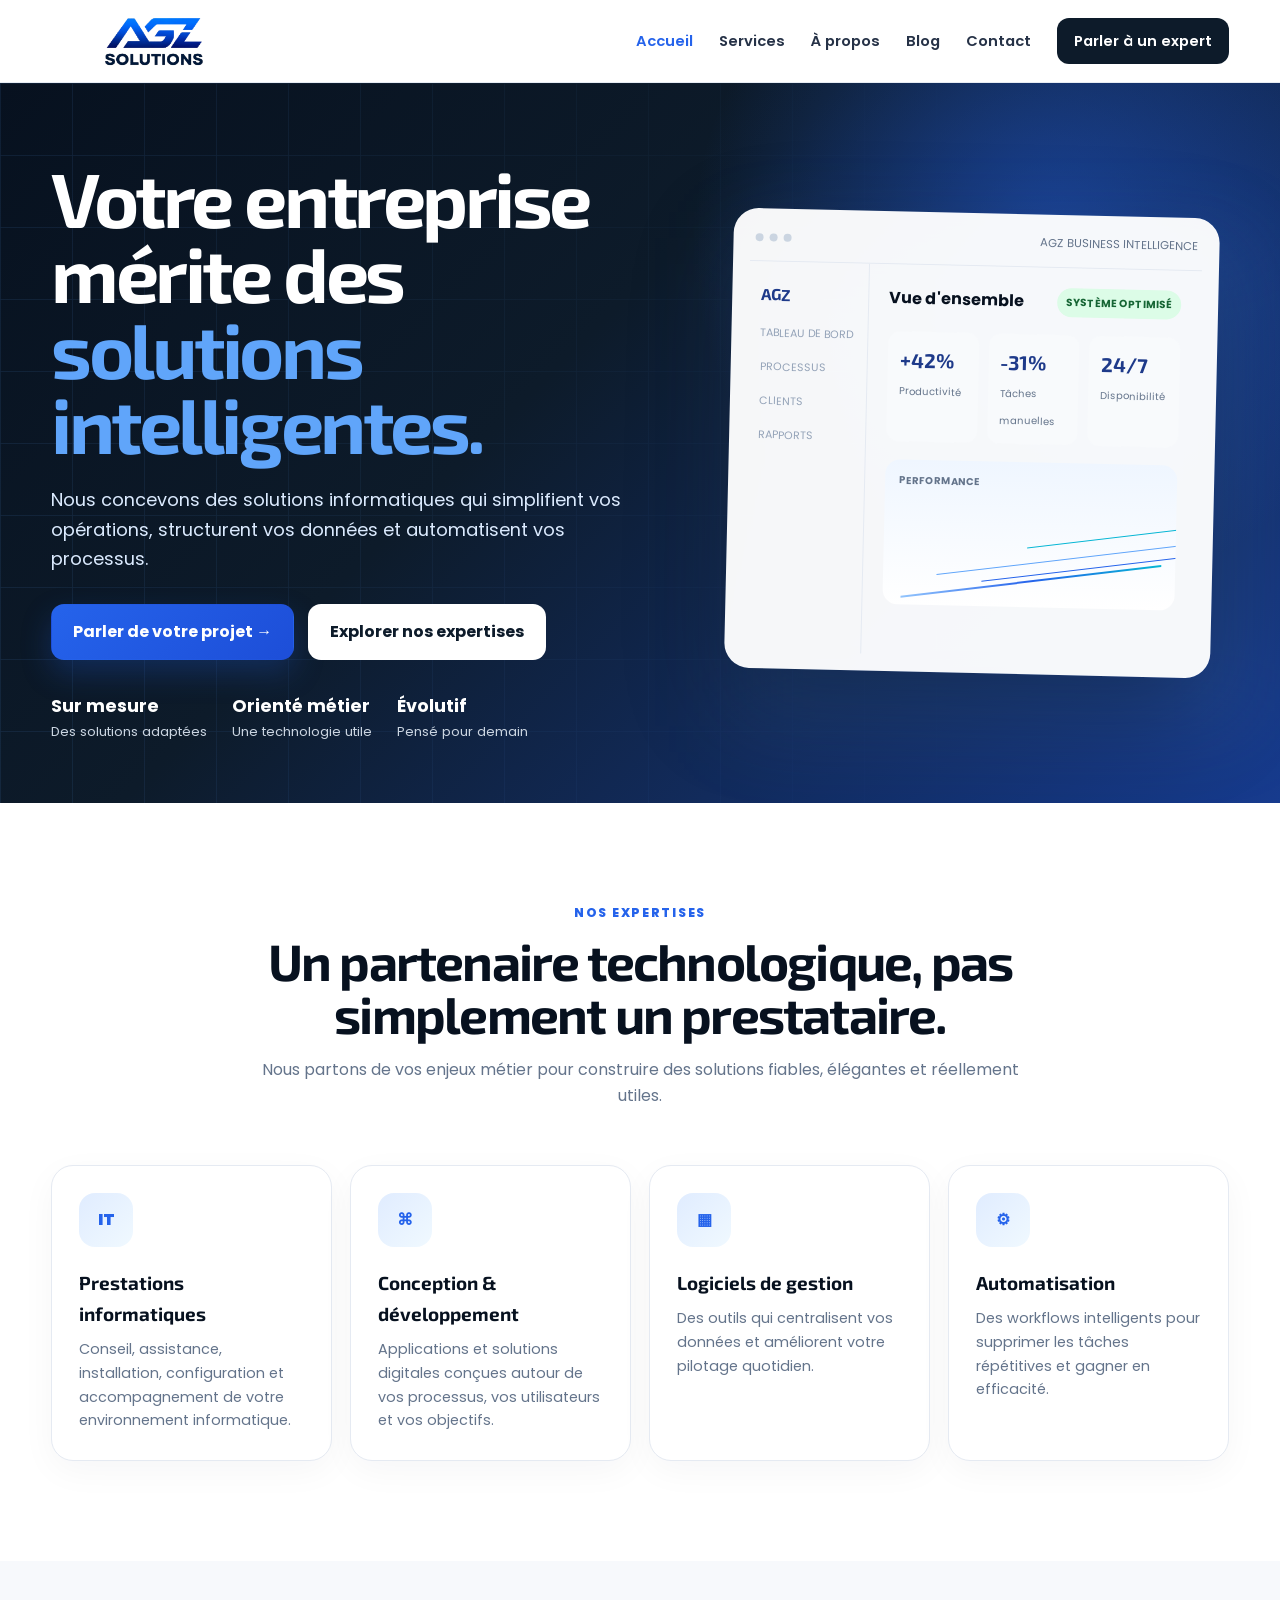
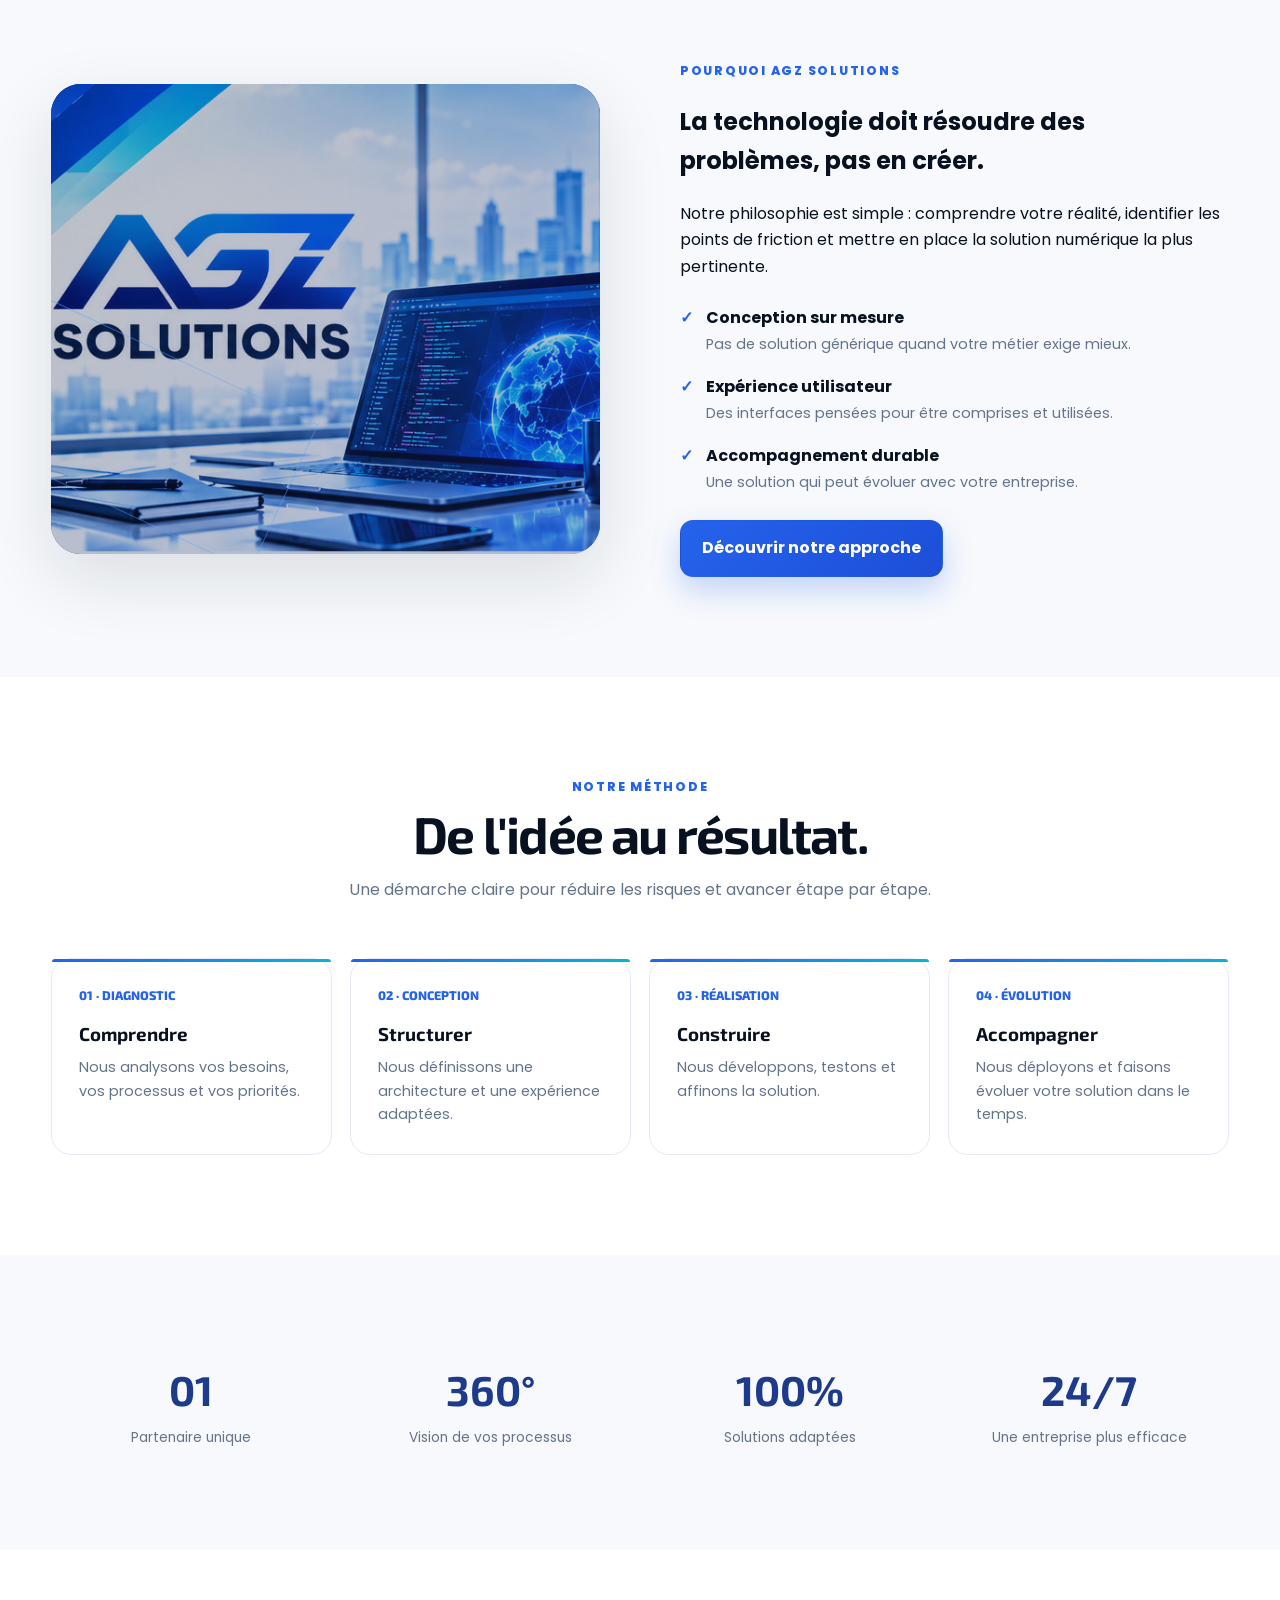
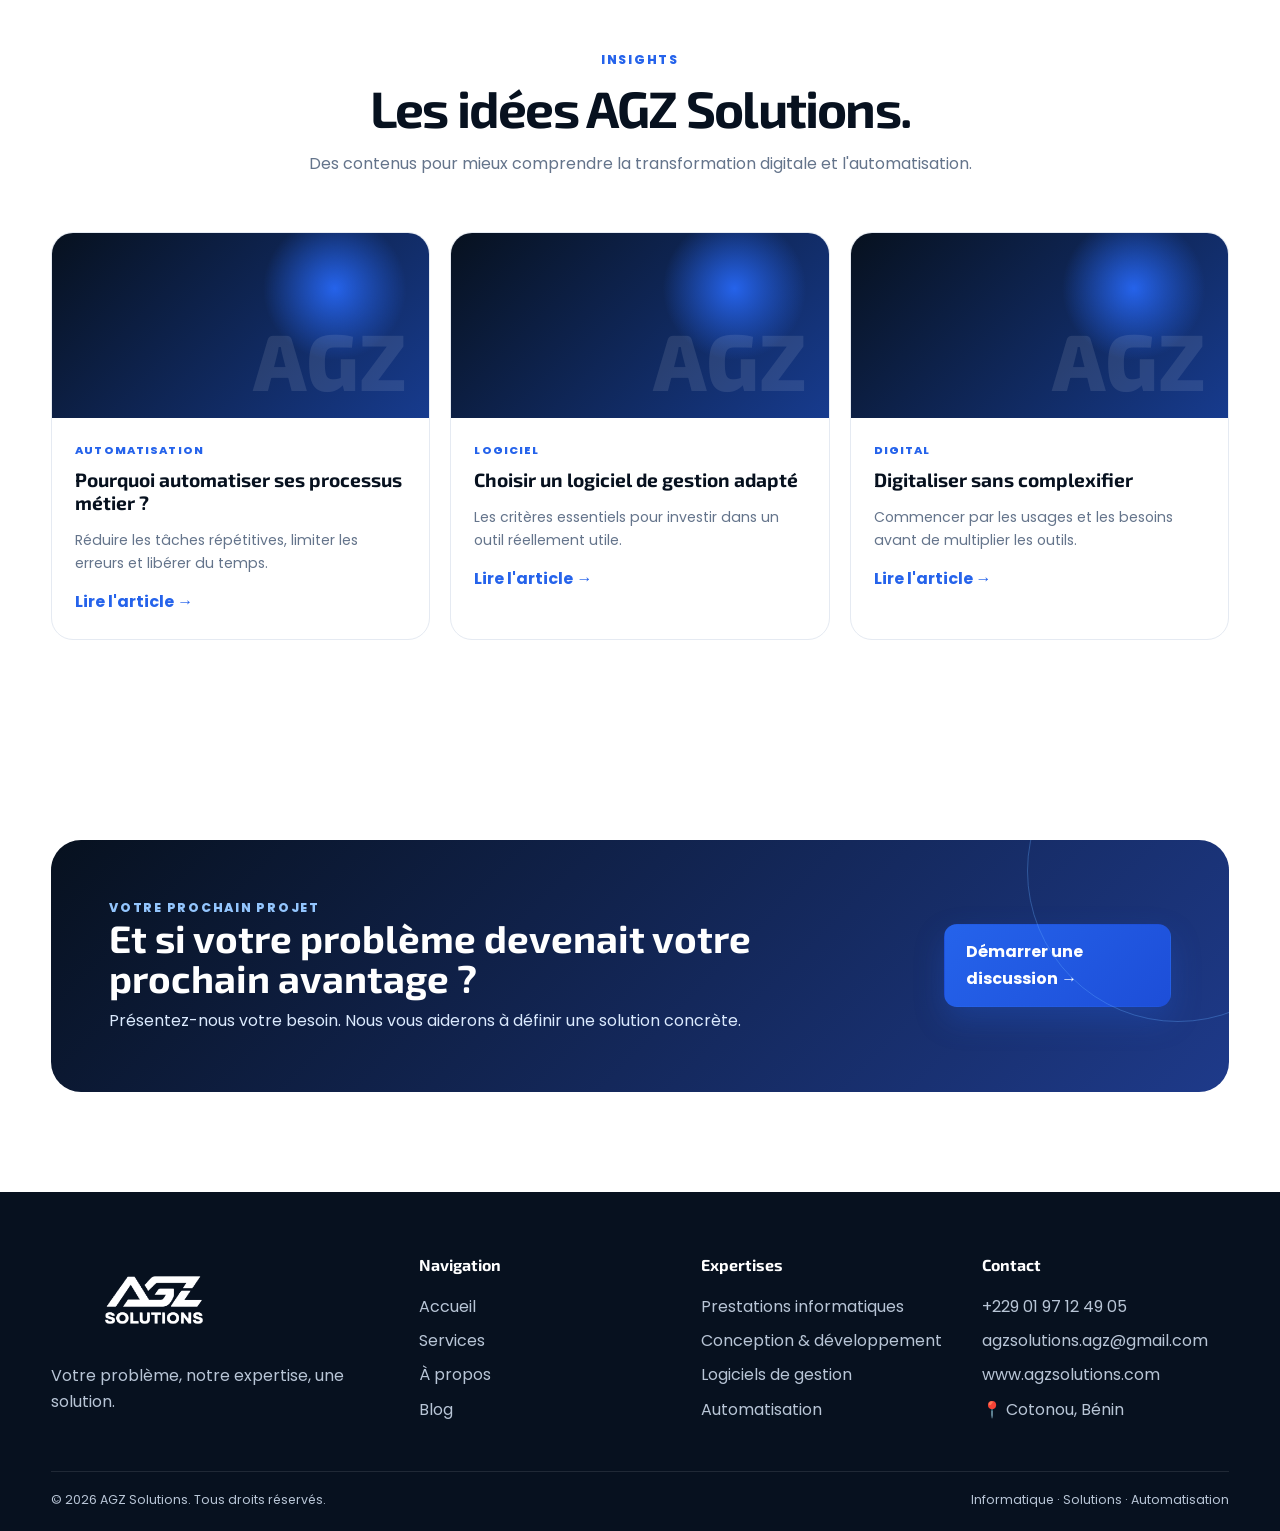
<file: site/index.html>
<!doctype html>
<html lang="fr">

<head>
    <meta charset="utf-8">
    <meta name="viewport" content="width=device-width, initial-scale=1">

    <title>Accueil | AGZ Solutions</title>

    <meta name="description"
        content="AGZ Solutions — Votre problème, notre expertise, une solution. Prestations informatiques, développement, logiciels de gestion et automatisation.">

    <link rel="stylesheet" href="assets/style.css">
</head>

<body>

    <!-- =========================================================
         NAVIGATION
    ========================================================== -->
    <header class="navbar">

        <div class="container nav-inner">

            <a href="index.html">
                <img class="logo" src="assets/logo-agz-solutions.png" alt="AGZ Solutions">
            </a>

            <button class="mobile-toggle">
                ☰
            </button>

            <nav class="nav-links">

                <a class="active" href="index.html">
                    Accueil
                </a>

                <a href="services.html">
                    Services
                </a>

                <a href="a-propos.html">
                    À propos
                </a>

                <a href="blog.html">
                    Blog
                </a>

                <a href="contact.html">
                    Contact
                </a>

                <a class="cta-mini" href="contact.html">
                    Parler à un expert
                </a>

            </nav>

        </div>

    </header>


    <!-- =========================================================
         HERO
    ========================================================== -->
    <section class="hero">

        <div class="container hero-grid">

            <!-- Présentation -->
            <div class="reveal">

                <div class="eyebrow">
                </div>

                <h1>
                    Votre entreprise mérite des
                    <span>solutions intelligentes.</span>
                </h1>

                <p>
                    Nous concevons des solutions informatiques qui
                    simplifient vos opérations, structurent vos données
                    et automatisent vos processus.
                </p>

                <div class="actions">

                    <a class="btn btn-primary" href="contact.html">
                        Parler de votre projet →
                    </a>

                    <a class="btn btn-light" href="services.html">
                        Explorer nos expertises
                    </a>

                </div>

                <!-- Points forts -->
                <div class="trust">

                    <div>
                        <strong>Sur mesure</strong>
                        Des solutions adaptées
                    </div>

                    <div>
                        <strong>Orienté métier</strong>
                        Une technologie utile
                    </div>

                    <div>
                        <strong>Évolutif</strong>
                        Pensé pour demain
                    </div>

                </div>

            </div>


            <!-- Dashboard -->
            <div class="dashboard reveal">

                <div class="window">

                    <!-- Barre supérieure -->
                    <div class="window-top">

                        <i class="dot"></i>
                        <i class="dot"></i>
                        <i class="dot"></i>

                        <span class="window-title">
                            AGZ BUSINESS INTELLIGENCE
                        </span>

                    </div>


                    <!-- Corps du dashboard -->
                    <div class="dash-body">

                        <!-- Menu latéral -->
                        <aside class="side">

                            <b>AGZ</b>

                            <span>
                                TABLEAU DE BORD
                            </span>

                            <span>
                                PROCESSUS
                            </span>

                            <span>
                                CLIENTS
                            </span>

                            <span>
                                RAPPORTS
                            </span>

                        </aside>


                        <!-- Contenu principal -->
                        <main class="main-dash">

                            <div class="dash-heading">

                                <h3>
                                    Vue d'ensemble
                                </h3>

                                <span class="badge">
                                    SYSTÈME OPTIMISÉ
                                </span>

                            </div>


                            <!-- Indicateurs -->
                            <div class="metrics">

                                <div class="metric">

                                    <strong>
                                        +42%
                                    </strong>

                                    <span>
                                        Productivité
                                    </span>

                                </div>


                                <div class="metric">

                                    <strong>
                                        -31%
                                    </strong>

                                    <span>
                                        Tâches manuelles
                                    </span>

                                </div>


                                <div class="metric">

                                    <strong>
                                        24/7
                                    </strong>

                                    <span>
                                        Disponibilité
                                    </span>

                                </div>

                            </div>


                            <!-- Graphique -->
                            <div class="chart"></div>

                        </main>

                    </div>

                </div>

            </div>

        </div>

    </section>


    <!-- =========================================================
         NOS EXPERTISES
    ========================================================== -->
    <section class="section">

        <div class="container">

            <div class="section-head reveal">

                <div class="eyebrow">
                    Nos expertises
                </div>

                <h2>
                    Un partenaire technologique,
                    pas simplement un prestataire.
                </h2>

                <p>
                    Nous partons de vos enjeux métier pour construire
                    des solutions fiables, élégantes et réellement utiles.
                </p>

            </div>


            <div class="cards">

                <!-- Prestation informatique -->
                <div class="card reveal">

                    <div class="icon">
                        IT
                    </div>

                    <h3>
                        Prestations informatiques
                    </h3>

                    <p>
                        Conseil, assistance, installation, configuration
                        et accompagnement de votre environnement informatique.
                    </p>

                </div>


                <!-- Développement -->
                <div class="card reveal">

                    <div class="icon">
                        ⌘
                    </div>

                    <h3>
                        Conception &amp; développement
                    </h3>

                    <p>
                        Applications et solutions digitales conçues autour
                        de vos processus, vos utilisateurs et vos objectifs.
                    </p>

                </div>


                <!-- Logiciels de gestion -->
                <div class="card reveal">

                    <div class="icon">
                        ▦
                    </div>

                    <h3>
                        Logiciels de gestion
                    </h3>

                    <p>
                        Des outils qui centralisent vos données et améliorent
                        votre pilotage quotidien.
                    </p>

                </div>


                <!-- Automatisation -->
                <div class="card reveal">

                    <div class="icon">
                        ⚙
                    </div>

                    <h3>
                        Automatisation
                    </h3>

                    <p>
                        Des workflows intelligents pour supprimer les tâches
                        répétitives et gagner en efficacité.
                    </p>

                </div>

            </div>

        </div>

    </section>


    <!-- =========================================================
         POURQUOI AGZ SOLUTIONS
    ========================================================== -->
    <section class="section alt">

        <div class="container split">

            <!-- Logo -->
            <div class="visual reveal">

                <div class="visual-logo">
                    <img src="assets/images/Accueil.jpeg" alt="Accueil AGZ Solutions">
                </div>
            </div>
            <!-- Ancien partie
            <div class="visual reveal">
                <div class="visual-logo">
                    <img src="assets/logo-agz-solutions.png" alt="">
                </div>
            </div>
                    -->

            <!-- Contenu -->
            <div class="reveal">

                <div class="eyebrow">
                    Pourquoi AGZ Solutions
                </div>

                <h2>
                    La technologie doit résoudre des problèmes,
                    pas en créer.
                </h2>

                <p>
                    Notre philosophie est simple : comprendre votre réalité,
                    identifier les points de friction et mettre en place
                    la solution numérique la plus pertinente.
                </p>


                <!-- Avantages -->
                <div class="bullets">

                    <div class="bullet">

                        <i>✓</i>

                        <div>

                            <strong>
                                Conception sur mesure
                            </strong>

                            <span>
                                Pas de solution générique quand votre métier
                                exige mieux.
                            </span>

                        </div>

                    </div>


                    <div class="bullet">

                        <i>✓</i>

                        <div>

                            <strong>
                                Expérience utilisateur
                            </strong>

                            <span>
                                Des interfaces pensées pour être comprises
                                et utilisées.
                            </span>

                        </div>

                    </div>


                    <div class="bullet">

                        <i>✓</i>

                        <div>

                            <strong>
                                Accompagnement durable
                            </strong>

                            <span>
                                Une solution qui peut évoluer avec votre entreprise.
                            </span>

                        </div>

                    </div>

                </div>


                <a class="btn btn-primary" href="a-propos.html">
                    Découvrir notre approche
                </a>

            </div>

        </div>

    </section>


    <!-- =========================================================
         NOTRE MÉTHODE
    ========================================================== -->
    <section class="section">

        <div class="container">

            <div class="section-head reveal">

                <div class="eyebrow">
                    Notre méthode
                </div>

                <h2>
                    De l'idée au résultat.
                </h2>

                <p>
                    Une démarche claire pour réduire les risques
                    et avancer étape par étape.
                </p>

            </div>


            <div class="process">

                <!-- Étape 01 -->
                <div class="step reveal">

                    <div class="step-num">
                        01 · DIAGNOSTIC
                    </div>

                    <h3>
                        Comprendre
                    </h3>

                    <p>
                        Nous analysons vos besoins, vos processus
                        et vos priorités.
                    </p>

                </div>


                <!-- Étape 02 -->
                <div class="step reveal">

                    <div class="step-num">
                        02 · CONCEPTION
                    </div>

                    <h3>
                        Structurer
                    </h3>

                    <p>
                        Nous définissons une architecture et une
                        expérience adaptées.
                    </p>

                </div>


                <!-- Étape 03 -->
                <div class="step reveal">

                    <div class="step-num">
                        03 · RÉALISATION
                    </div>

                    <h3>
                        Construire
                    </h3>

                    <p>
                        Nous développons, testons et affinons la solution.
                    </p>

                </div>


                <!-- Étape 04 -->
                <div class="step reveal">

                    <div class="step-num">
                        04 · ÉVOLUTION
                    </div>

                    <h3>
                        Accompagner
                    </h3>

                    <p>
                        Nous déployons et faisons évoluer votre solution
                        dans le temps.
                    </p>

                </div>

            </div>

        </div>

    </section>


    <!-- =========================================================
         CHIFFRES CLÉS
    ========================================================== -->
    <section class="section alt">

        <div class="container">

            <div class="numbers">

                <div class="number reveal">

                    <strong>
                        01
                    </strong>

                    <span>
                        Partenaire unique
                    </span>

                </div>


                <div class="number reveal">

                    <strong>
                        360°
                    </strong>

                    <span>
                        Vision de vos processus
                    </span>

                </div>


                <div class="number reveal">

                    <strong>
                        100%
                    </strong>

                    <span>
                        Solutions adaptées
                    </span>

                </div>


                <div class="number reveal">

                    <strong>
                        24/7
                    </strong>

                    <span>
                        Une entreprise plus efficace
                    </span>

                </div>

            </div>

        </div>

    </section>


    <!-- =========================================================
         BLOG / INSIGHTS
    ========================================================== -->
    <section class="section">

        <div class="container">

            <div class="section-head reveal">

                <div class="eyebrow">
                    Insights
                </div>

                <h2>
                    Les idées AGZ Solutions.
                </h2>

                <p>
                    Des contenus pour mieux comprendre la transformation
                    digitale et l'automatisation.
                </p>

            </div>


            <div class="blog-grid">

                <!-- Article 1 -->
                <article class="post reveal">

                    <div class="post-cover"></div>

                    <div class="post-body">

                        <div class="post-meta">
                            AUTOMATISATION
                        </div>

                        <h3>
                            Pourquoi automatiser ses processus métier ?
                        </h3>

                        <p>
                            Réduire les tâches répétitives, limiter les erreurs
                            et libérer du temps.
                        </p>

                        <a href="blog.html" style="color: #2563eb; font-weight: 700;">
                            Lire l'article →
                        </a>

                    </div>

                </article>


                <!-- Article 2 -->
                <article class="post reveal">

                    <div class="post-cover"></div>

                    <div class="post-body">

                        <div class="post-meta">
                            LOGICIEL
                        </div>

                        <h3>
                            Choisir un logiciel de gestion adapté
                        </h3>

                        <p>
                            Les critères essentiels pour investir dans un
                            outil réellement utile.
                        </p>

                        <a href="blog.html" style="color: #2563eb; font-weight: 700;">
                            Lire l'article →
                        </a>

                    </div>

                </article>


                <!-- Article 3 -->
                <article class="post reveal">

                    <div class="post-cover"></div>

                    <div class="post-body">

                        <div class="post-meta">
                            DIGITAL
                        </div>

                        <h3>
                            Digitaliser sans complexifier
                        </h3>

                        <p>
                            Commencer par les usages et les besoins avant
                            de multiplier les outils.
                        </p>

                        <a href="blog.html" style="color: #2563eb; font-weight: 700;">
                            Lire l'article →
                        </a>

                    </div>

                </article>

            </div>

        </div>

    </section>


    <!-- =========================================================
         CALL TO ACTION
    ========================================================== -->
    <section class="section">

        <div class="container">

            <div class="cta reveal">

                <div>

                    <div class="eyebrow" style="color: #93c5fd;">
                        Votre prochain projet
                    </div>

                    <h2>
                        Et si votre problème devenait
                        votre prochain avantage ?
                    </h2>

                    <p>
                        Présentez-nous votre besoin. Nous vous aiderons
                        à définir une solution concrète.
                    </p>

                </div>


                <a class="btn btn-primary" href="contact.html">
                    Démarrer une discussion →
                </a>

            </div>

        </div>

    </section>


    <!-- =========================================================
         FOOTER
    ========================================================== -->
    <footer class="footer">

        <div class="container">

            <div class="footer-grid">

                <!-- Présentation -->
                <div>

                    <img class="logo" src="assets/logo-agz-solutions.png" alt="AGZ Solutions">

                    <p>
                        Votre problème, notre expertise,
                        une solution.
                    </p>

                </div>


                <!-- Navigation -->
                <div>

                    <h4>
                        Navigation
                    </h4>

                    <a href="index.html">
                        Accueil
                    </a>

                    <a href="services.html">
                        Services
                    </a>

                    <a href="a-propos.html">
                        À propos
                    </a>

                    <a href="blog.html">
                        Blog
                    </a>

                </div>


                <!-- Expertises -->
                <div>

                    <h4>
                        Expertises
                    </h4>

                    <a href="services.html#prestation">
                        Prestations informatiques
                    </a>

                    <a href="services.html#developpement">
                        Conception &amp; développement
                    </a>

                    <a href="services.html#gestion">
                        Logiciels de gestion
                    </a>

                    <a href="services.html#automation">
                        Automatisation
                    </a>

                </div>


                <!-- Contact -->
                <div>

                    <h4>
                        Contact
                    </h4>

                    <a href="tel:+2290197124905">
                        +229 01 97 12 49 05
                    </a>

                    <a href="mailto:agzsolutions.agz@gmail.com">
                        agzsolutions.agz@gmail.com
                    </a>

                    <a href="https://www.agzsolutions.com">
                        www.agzsolutions.com
                    </a>

                    <span>
                        📍 Cotonou, Bénin
                    </span>

                </div>

            </div>


            <!-- Copyright -->
            <div class="footer-bottom">

                <span>
                    ©
                    <span data-year></span>
                    AGZ Solutions. Tous droits réservés.
                </span>

                <span>
                    Informatique · Solutions · Automatisation
                </span>

            </div>

        </div>

    </footer>


    <!-- =========================================================
         JAVASCRIPT
    ========================================================== -->
    <script src="assets/script.js"></script>

</body>

</html>
</file>
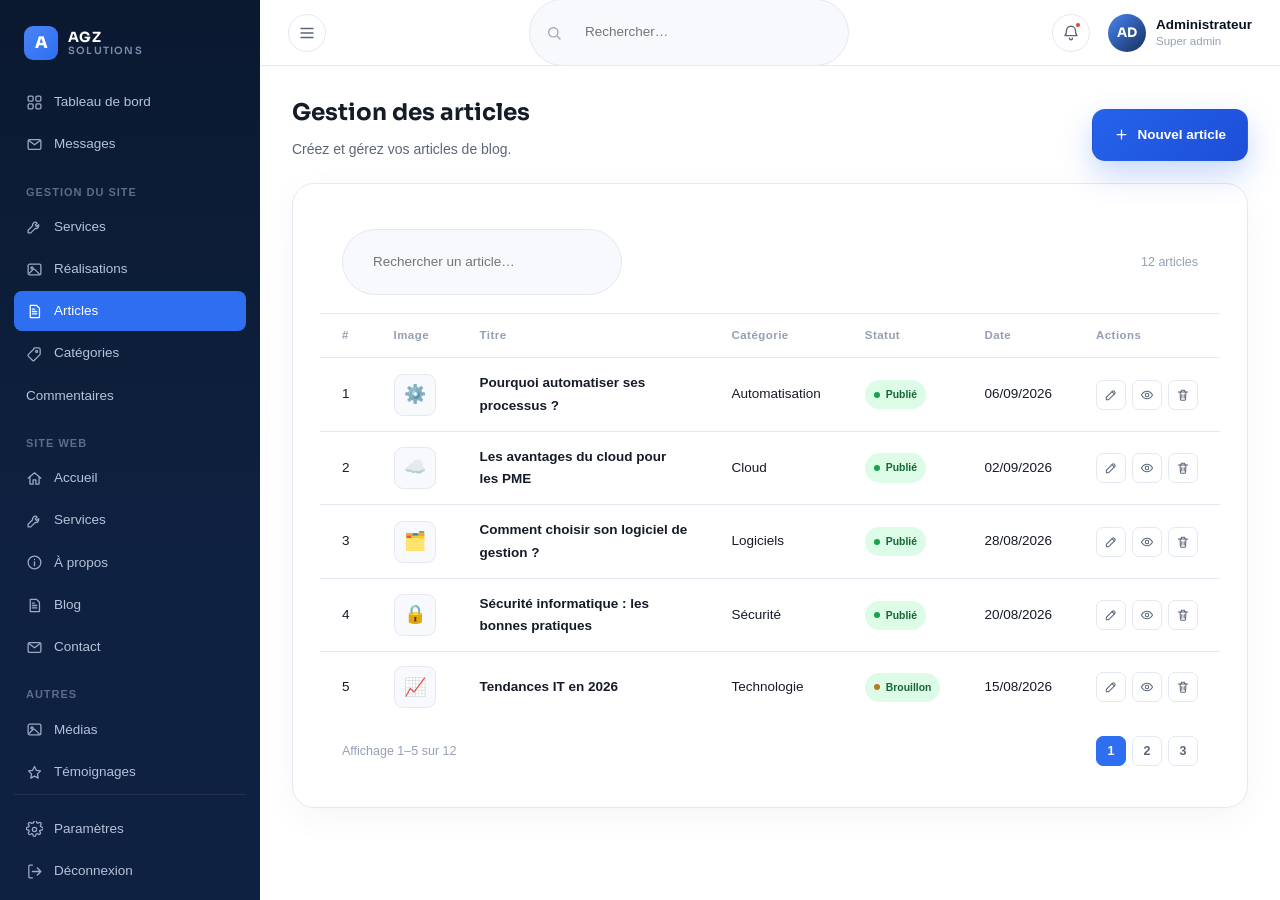
<file: ges_articles.html>
<!DOCTYPE html>
<html lang="fr">
<head>
<meta charset="UTF-8">
<meta name="viewport" content="width=device-width, initial-scale=1.0">
<title>Gestion des articles — AGZ Solutions</title>
<link rel="stylesheet" href="assets/css/style.css">
</head>
<body>
<div class="app-shell">
  <aside class="sidebar" id="agz-sidebar"></aside>

  <div>
    <header class="topbar" id="agz-topbar"></header>

    <main class="content">
      <div class="page-head">
        <div class="page-head-row">
          <div>
            <h1>Gestion des articles</h1>
            <p>Créez et gérez vos articles de blog.</p>
          </div>
          <a href="#" class="btn btn-primary" id="newArticleBtn">Nouvel article</a>
        </div>
      </div>

      <div class="card">
        <div class="card-header">
          <div class="topbar-search" style="width:280px"><input type="text" placeholder="Rechercher un article…"></div>
          <span class="muted">12 articles</span>
        </div>

        <div class="table-wrap">
          <table class="data-table">
            <thead>
              <tr><th>#</th><th>Image</th><th>Titre</th><th>Catégorie</th><th>Statut</th><th>Date</th><th>Actions</th></tr>
            </thead>
            <tbody id="articlesBody"></tbody>
          </table>
        </div>

        <div class="pagination">
          <span class="muted">Affichage 1–5 sur 12</span>
          <div class="page-btns">
            <button class="page-btn active">1</button>
            <button class="page-btn">2</button>
            <button class="page-btn">3</button>
          </div>
        </div>
      </div>
    </main>
  </div>
</div>

<script src="assets/js/app.js"></script>
<script>
  AGZ.initLayout('articles', { searchPlaceholder:'Rechercher…' });

  const ARTICLES = [
    { titre:'Pourquoi automatiser ses processus ?', cat:'Automatisation', statut:'Publié', date:'06/09/2026', emoji:'⚙️' },
    { titre:'Les avantages du cloud pour les PME', cat:'Cloud', statut:'Publié', date:'02/09/2026', emoji:'☁️' },
    { titre:'Comment choisir son logiciel de gestion ?', cat:'Logiciels', statut:'Publié', date:'28/08/2026', emoji:'🗂️' },
    { titre:'Sécurité informatique : les bonnes pratiques', cat:'Sécurité', statut:'Publié', date:'20/08/2026', emoji:'🔒' },
    { titre:'Tendances IT en 2026', cat:'Technologie', statut:'Brouillon', date:'15/08/2026', emoji:'📈' },
  ];

  document.addEventListener('DOMContentLoaded', () => {
    document.getElementById('newArticleBtn').innerHTML = AGZ.icon('plus') + ' Nouvel article';
    const body = document.getElementById('articlesBody');
    body.innerHTML = ARTICLES.map((a,i) => `
      <tr>
        <td>${i+1}</td>
        <td><div class="row-thumb" style="display:flex;align-items:center;justify-content:center;font-size:18px">${a.emoji}</div></td>
        <td class="cell-title">${a.titre}</td>
        <td>${a.cat}</td>
        <td><span class="badge ${a.statut==='Publié' ? 'badge-green':'badge-amber'}">${a.statut}</span></td>
        <td>${a.date}</td>
        <td>
          <div class="actions-cell">
            <a class="icon-action" href="#" title="Modifier">${AGZ.icon('edit')}</a>
            <a class="icon-action" href="#" title="Aperçu">${AGZ.icon('eye')}</a>
            <a class="icon-action danger" href="#" title="Supprimer">${AGZ.icon('trash')}</a>
          </div>
        </td>
      </tr>`).join('');
  });
</script>
</body>
</html>
</file>
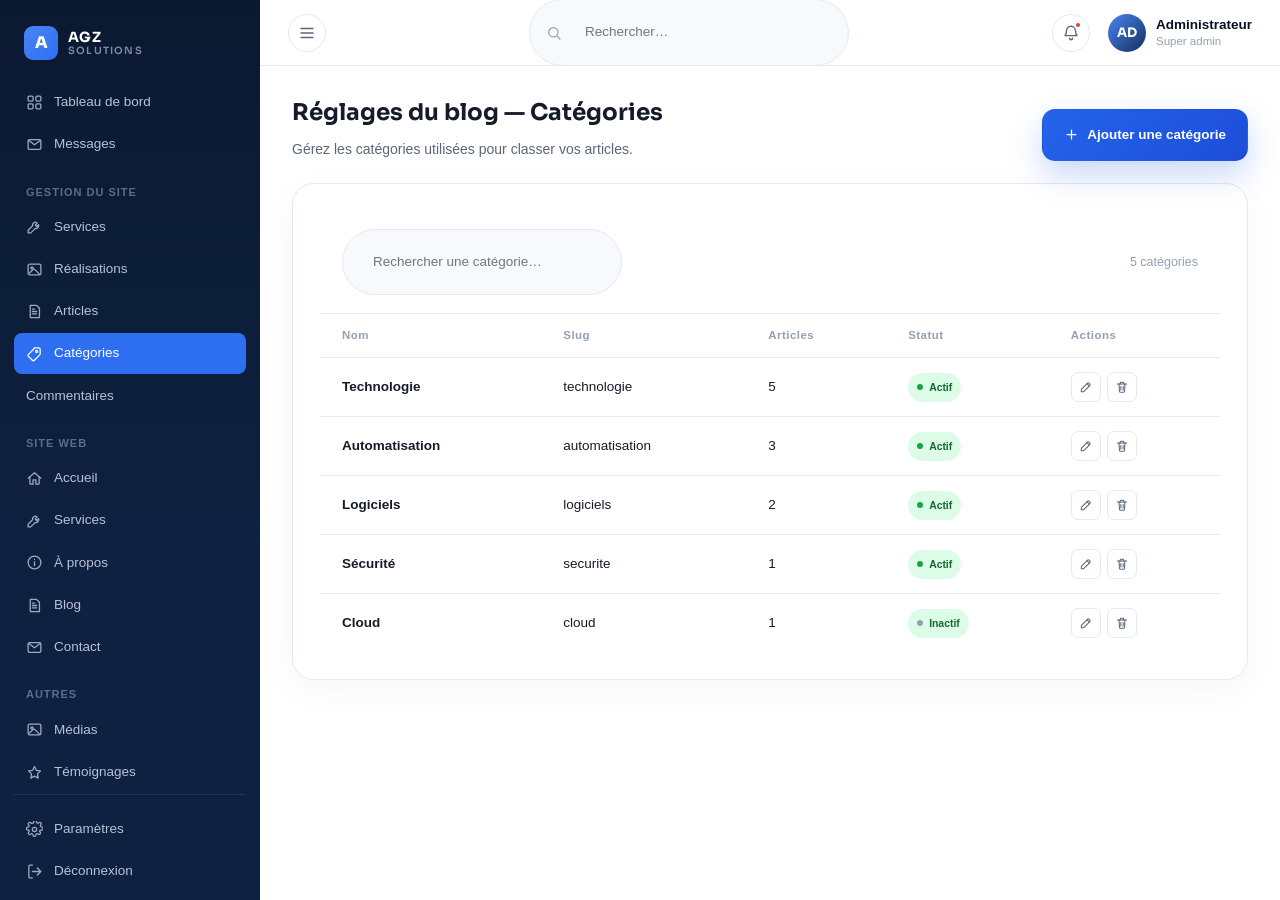
<file: ges_blog-categories.html>
<!DOCTYPE html>
<html lang="fr">
<head>
<meta charset="UTF-8">
<meta name="viewport" content="width=device-width, initial-scale=1.0">
<title>Catégories du blog — AGZ Solutions</title>
<link rel="stylesheet" href="assets/css/style.css">
</head>
<body>
<div class="app-shell">
  <aside class="sidebar" id="agz-sidebar"></aside>

  <div>
    <header class="topbar" id="agz-topbar"></header>

    <main class="content">
      <div class="page-head">
        <div class="page-head-row">
          <div>
            <h1>Réglages du blog — Catégories</h1>
            <p>Gérez les catégories utilisées pour classer vos articles.</p>
          </div>
          <a href="#" class="btn btn-primary" id="newCatBtn">Ajouter une catégorie</a>
        </div>
      </div>

      <div class="card">
        <div class="card-header">
          <div class="topbar-search" style="width:280px"><input type="text" placeholder="Rechercher une catégorie…"></div>
          <span class="muted">5 catégories</span>
        </div>

        <div class="table-wrap">
          <table class="data-table">
            <thead><tr><th>Nom</th><th>Slug</th><th>Articles</th><th>Statut</th><th>Actions</th></tr></thead>
            <tbody id="catBody"></tbody>
          </table>
        </div>
      </div>
    </main>
  </div>
</div>

<script src="assets/js/app.js"></script>
<script>
  AGZ.initLayout('categories', { searchPlaceholder:'Rechercher…' });

  const CATS = [
    { nom:'Technologie', slug:'technologie', n:5, statut:'Actif' },
    { nom:'Automatisation', slug:'automatisation', n:3, statut:'Actif' },
    { nom:'Logiciels', slug:'logiciels', n:2, statut:'Actif' },
    { nom:'Sécurité', slug:'securite', n:1, statut:'Actif' },
    { nom:'Cloud', slug:'cloud', n:1, statut:'Inactif' },
  ];

  document.addEventListener('DOMContentLoaded', () => {
    document.getElementById('newCatBtn').innerHTML = AGZ.icon('plus') + ' Ajouter une catégorie';
    document.getElementById('catBody').innerHTML = CATS.map(c => `
      <tr>
        <td class="cell-title">${c.nom}</td>
        <td>${c.slug}</td>
        <td>${c.n}</td>
        <td><span class="badge ${c.statut==='Actif' ? 'badge-green':'badge-gray'}">${c.statut}</span></td>
        <td>
          <div class="actions-cell">
            <a class="icon-action" href="#" title="Modifier">${AGZ.icon('edit')}</a>
            <a class="icon-action danger" href="#" title="Supprimer">${AGZ.icon('trash')}</a>
          </div>
        </td>
      </tr>`).join('');
  });
</script>
</body>
</html>
</file>
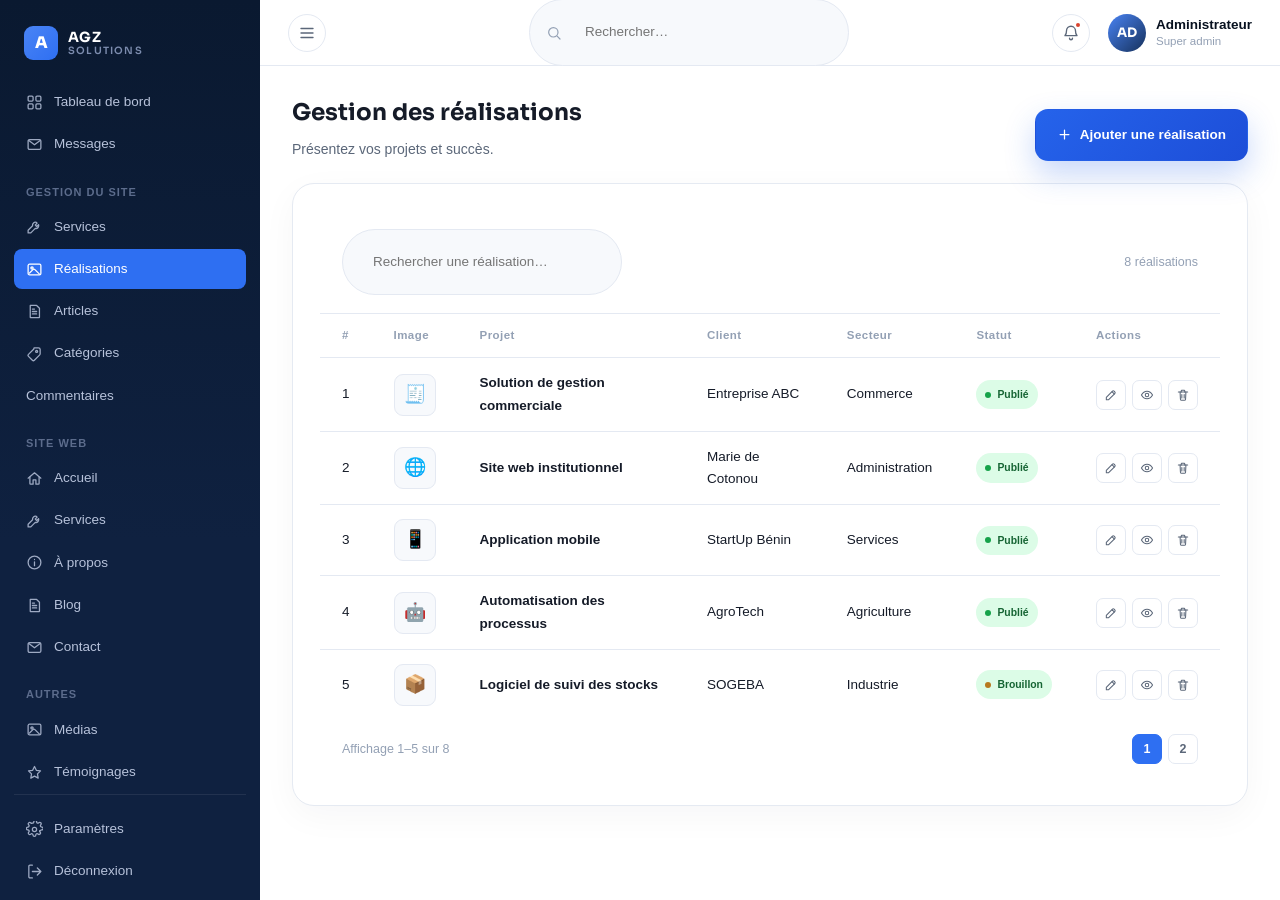
<file: ges_realisations.html>
<!DOCTYPE html>
<html lang="fr">
<head>
<meta charset="UTF-8">
<meta name="viewport" content="width=device-width, initial-scale=1.0">
<title>Gestion des réalisations — AGZ Solutions</title>
<link rel="stylesheet" href="assets/css/style.css">
</head>
<body>
<div class="app-shell">
  <aside class="sidebar" id="agz-sidebar"></aside>

  <div>
    <header class="topbar" id="agz-topbar"></header>

    <main class="content">
      <div class="page-head">
        <div class="page-head-row">
          <div>
            <h1>Gestion des réalisations</h1>
            <p>Présentez vos projets et succès.</p>
          </div>
          <a href="#" class="btn btn-primary" id="newRealBtn">Ajouter une réalisation</a>
        </div>
      </div>

      <div class="card">
        <div class="card-header">
          <div class="topbar-search" style="width:280px"><input type="text" placeholder="Rechercher une réalisation…"></div>
          <span class="muted">8 réalisations</span>
        </div>

        <div class="table-wrap">
          <table class="data-table">
            <thead>
              <tr><th>#</th><th>Image</th><th>Projet</th><th>Client</th><th>Secteur</th><th>Statut</th><th>Actions</th></tr>
            </thead>
            <tbody id="realBody"></tbody>
          </table>
        </div>

        <div class="pagination">
          <span class="muted">Affichage 1–5 sur 8</span>
          <div class="page-btns">
            <button class="page-btn active">1</button>
            <button class="page-btn">2</button>
          </div>
        </div>
      </div>
    </main>
  </div>
</div>

<script src="assets/js/app.js"></script>
<script>
  AGZ.initLayout('realisations', { searchPlaceholder:'Rechercher…' });

  const REALS = [
    { titre:'Solution de gestion commerciale', client:'Entreprise ABC', secteur:'Commerce', statut:'Publié', emoji:'🧾' },
    { titre:'Site web institutionnel', client:'Marie de Cotonou', secteur:'Administration', statut:'Publié', emoji:'🌐' },
    { titre:'Application mobile', client:'StartUp Bénin', secteur:'Services', statut:'Publié', emoji:'📱' },
    { titre:'Automatisation des processus', client:'AgroTech', secteur:'Agriculture', statut:'Publié', emoji:'🤖' },
    { titre:'Logiciel de suivi des stocks', client:'SOGEBA', secteur:'Industrie', statut:'Brouillon', emoji:'📦' },
  ];

  document.addEventListener('DOMContentLoaded', () => {
    document.getElementById('newRealBtn').innerHTML = AGZ.icon('plus') + ' Ajouter une réalisation';
    const body = document.getElementById('realBody');
    body.innerHTML = REALS.map((r,i) => `
      <tr>
        <td>${i+1}</td>
        <td><div class="row-thumb" style="display:flex;align-items:center;justify-content:center;font-size:18px">${r.emoji}</div></td>
        <td class="cell-title">${r.titre}</td>
        <td>${r.client}</td>
        <td>${r.secteur}</td>
        <td><span class="badge ${r.statut==='Publié' ? 'badge-green':'badge-amber'}">${r.statut}</span></td>
        <td>
          <div class="actions-cell">
            <a class="icon-action" href="#" title="Modifier">${AGZ.icon('edit')}</a>
            <a class="icon-action" href="#" title="Aperçu">${AGZ.icon('eye')}</a>
            <a class="icon-action danger" href="#" title="Supprimer">${AGZ.icon('trash')}</a>
          </div>
        </td>
      </tr>`).join('');
  });
</script>
</body>
</html>
</file>
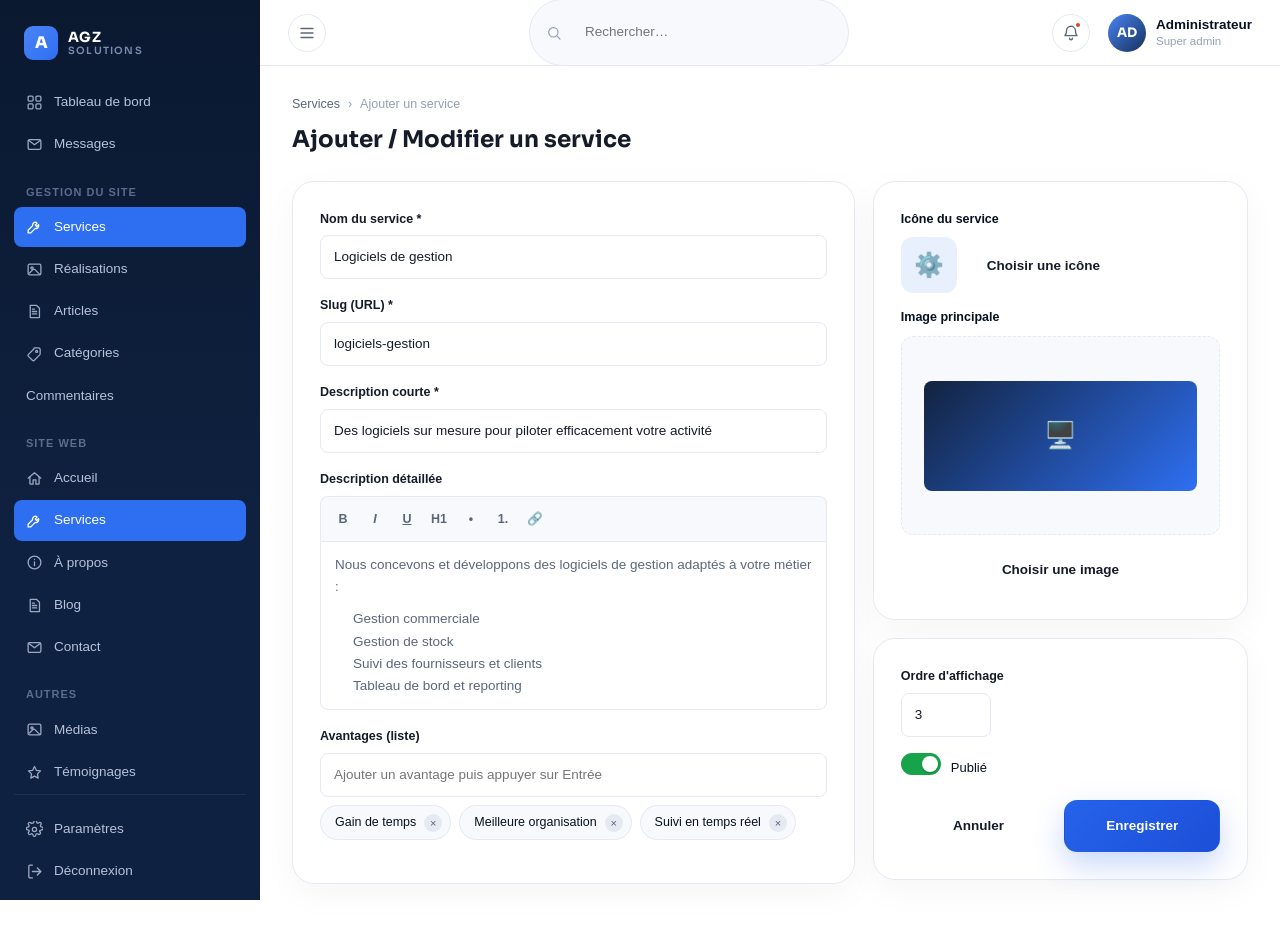
<file: ges_service-form.html>
<!DOCTYPE html>
<html lang="fr">
<head>
<meta charset="UTF-8">
<meta name="viewport" content="width=device-width, initial-scale=1.0">
<title>Ajouter un service — AGZ Solutions</title>
<link rel="stylesheet" href="assets/css/style.css">
</head>
<body>
<div class="app-shell">
  <aside class="sidebar" id="agz-sidebar"></aside>

  <div>
    <header class="topbar" id="agz-topbar"></header>

    <main class="content">
      <div class="page-head">
        <div class="eyebrow-row"><a href="services.html" class="text-muted">Services</a><span>›</span><span>Ajouter un service</span></div>
        <h1>Ajouter / Modifier un service</h1>
      </div>

      <div class="grid grid-2">
        <div class="card card-pad">
          <div class="field">
            <label for="nom">Nom du service *</label>
            <input type="text" id="nom" value="Logiciels de gestion">
          </div>
          <div class="field">
            <label for="slug">Slug (URL) *</label>
            <input type="text" id="slug" value="logiciels-gestion">
          </div>
          <div class="field">
            <label for="courte">Description courte *</label>
            <input type="text" id="courte" value="Des logiciels sur mesure pour piloter efficacement votre activité">
          </div>
          <div class="field">
            <label for="detaillee">Description détaillée</label>
            <div class="toolbar-fake">
              <button type="button"><b>B</b></button>
              <button type="button"><i>I</i></button>
              <button type="button"><u>U</u></button>
              <button type="button">H1</button>
              <button type="button">•</button>
              <button type="button">1.</button>
              <button type="button">🔗</button>
            </div>
            <div class="rte-body" contenteditable="true">
              Nous concevons et développons des logiciels de gestion adaptés à votre métier :
              <ul style="margin:10px 0 0 18px">
                <li>Gestion commerciale</li>
                <li>Gestion de stock</li>
                <li>Suivi des fournisseurs et clients</li>
                <li>Tableau de bord et reporting</li>
              </ul>
            </div>
          </div>

          <div class="field">
            <label>Avantages (liste)</label>
            <input type="text" placeholder="Ajouter un avantage puis appuyer sur Entrée">
            <div class="tag-list">
              <span class="tag-pill">Gain de temps <button>×</button></span>
              <span class="tag-pill">Meilleure organisation <button>×</button></span>
              <span class="tag-pill">Suivi en temps réel <button>×</button></span>
            </div>
          </div>
        </div>

        <div>
          <div class="card card-pad" style="margin-bottom:18px">
            <label style="display:block;font-size:12.5px;font-weight:600;margin-bottom:8px">Icône du service</label>
            <div class="flex items-center gap-8" style="margin-bottom:14px">
              <div style="width:56px;height:56px;border-radius:12px;background:var(--blue-100);color:var(--blue-600);display:flex;align-items:center;justify-content:center;font-size:24px">⚙️</div>
              <button type="button" class="btn btn-outline">Choisir une icône</button>
            </div>

            <label style="display:block;font-size:12.5px;font-weight:600;margin-bottom:8px">Image principale</label>
            <div class="upload-box" style="margin-bottom:12px;aspect-ratio:16/10;justify-content:center">
              <div style="width:100%;height:110px;border-radius:8px;background:linear-gradient(135deg,#12233f,#2e6ff2);display:flex;align-items:center;justify-content:center;color:#fff;font-size:26px">🖥️</div>
            </div>
            <button type="button" class="btn btn-outline btn-block">Choisir une image</button>
          </div>

          <div class="card card-pad">
            <div class="field">
              <label for="ordre">Ordre d'affichage</label>
              <input type="text" id="ordre" value="3" style="max-width:90px">
            </div>
            <div class="switch-row" style="margin-bottom:18px">
              <label class="switch">
                <input type="checkbox" checked>
                <span class="track"></span>
              </label>
              <span>Publié</span>
            </div>
            <div class="flex gap-8">
              <a href="services.html" class="btn btn-outline" style="flex:1;justify-content:center">Annuler</a>
              <a href="services.html" class="btn btn-primary" style="flex:1;justify-content:center">Enregistrer</a>
            </div>
          </div>
        </div>
      </div>
    </main>
  </div>
</div>

<script src="assets/js/app.js"></script>
<script>AGZ.initLayout('services', { searchPlaceholder:'Rechercher…' });</script>
</body>
</html>
</file>
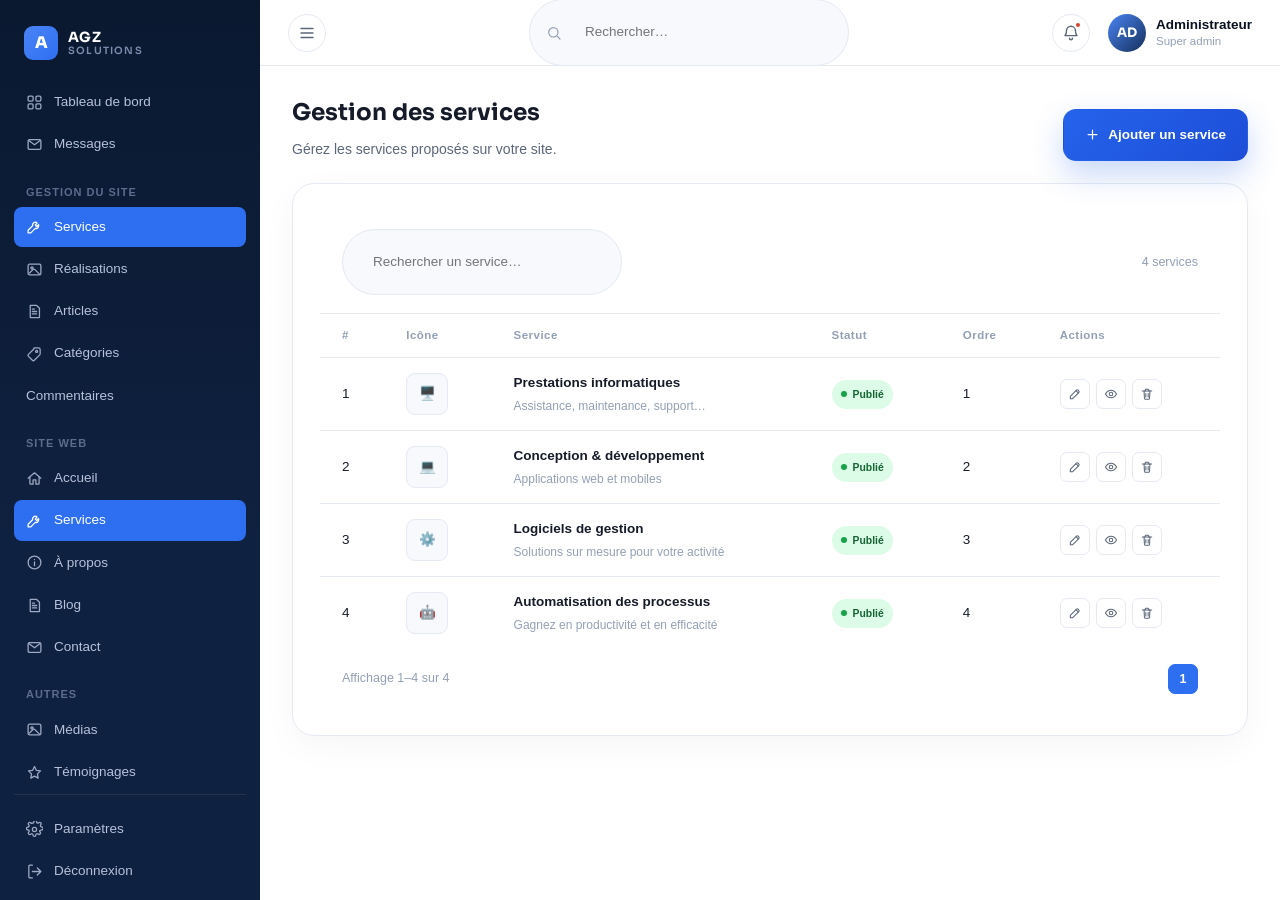
<file: ges_services.html>
<!DOCTYPE html>
<html lang="fr">
<head>
<meta charset="UTF-8">
<meta name="viewport" content="width=device-width, initial-scale=1.0">
<title>Gestion des services — AGZ Solutions</title>
<link rel="stylesheet" href="assets/css/style.css">
</head>
<body>
<div class="app-shell">
  <aside class="sidebar" id="agz-sidebar"></aside>

  <div>
    <header class="topbar" id="agz-topbar"></header>

    <main class="content">
      <div class="page-head">
        <div class="page-head-row">
          <div>
            <h1>Gestion des services</h1>
            <p>Gérez les services proposés sur votre site.</p>
          </div>
          <a href="service-form.html" class="btn btn-primary">Ajouter un service</a>
        </div>
      </div>

      <div class="card">
        <div class="card-header">
          <div class="topbar-search" style="width:280px">
            <input type="text" placeholder="Rechercher un service…">
          </div>
          <span class="muted">4 services</span>
        </div>

        <div class="table-wrap">
          <table class="data-table">
            <thead>
              <tr>
                <th>#</th><th>Icône</th><th>Service</th><th>Statut</th><th>Ordre</th><th>Actions</th>
              </tr>
            </thead>
            <tbody>
              <tr>
                <td>1</td>
                <td><div class="row-thumb" style="display:flex;align-items:center;justify-content:center;color:var(--blue-600)">🖥️</div></td>
                <td>
                  <div class="cell-title">Prestations informatiques</div>
                  <div class="cell-sub">Assistance, maintenance, support…</div>
                </td>
                <td><span class="badge badge-green">Publié</span></td>
                <td>1</td>
                <td>
                  <div class="actions-cell">
                    <a class="icon-action" href="service-form.html" title="Modifier"></a>
                    <a class="icon-action" href="#" title="Aperçu"></a>
                    <a class="icon-action danger" href="#" title="Supprimer"></a>
                  </div>
                </td>
              </tr>
              <tr>
                <td>2</td>
                <td><div class="row-thumb" style="display:flex;align-items:center;justify-content:center">💻</div></td>
                <td>
                  <div class="cell-title">Conception &amp; développement</div>
                  <div class="cell-sub">Applications web et mobiles</div>
                </td>
                <td><span class="badge badge-green">Publié</span></td>
                <td>2</td>
                <td>
                  <div class="actions-cell">
                    <a class="icon-action" href="service-form.html" title="Modifier"></a>
                    <a class="icon-action" href="#" title="Aperçu"></a>
                    <a class="icon-action danger" href="#" title="Supprimer"></a>
                  </div>
                </td>
              </tr>
              <tr>
                <td>3</td>
                <td><div class="row-thumb" style="display:flex;align-items:center;justify-content:center">⚙️</div></td>
                <td>
                  <div class="cell-title">Logiciels de gestion</div>
                  <div class="cell-sub">Solutions sur mesure pour votre activité</div>
                </td>
                <td><span class="badge badge-green">Publié</span></td>
                <td>3</td>
                <td>
                  <div class="actions-cell">
                    <a class="icon-action" href="service-form.html" title="Modifier"></a>
                    <a class="icon-action" href="#" title="Aperçu"></a>
                    <a class="icon-action danger" href="#" title="Supprimer"></a>
                  </div>
                </td>
              </tr>
              <tr>
                <td>4</td>
                <td><div class="row-thumb" style="display:flex;align-items:center;justify-content:center">🤖</div></td>
                <td>
                  <div class="cell-title">Automatisation des processus</div>
                  <div class="cell-sub">Gagnez en productivité et en efficacité</div>
                </td>
                <td><span class="badge badge-green">Publié</span></td>
                <td>4</td>
                <td>
                  <div class="actions-cell">
                    <a class="icon-action" href="service-form.html" title="Modifier"></a>
                    <a class="icon-action" href="#" title="Aperçu"></a>
                    <a class="icon-action danger" href="#" title="Supprimer"></a>
                  </div>
                </td>
              </tr>
            </tbody>
          </table>
        </div>

        <div class="pagination">
          <span class="muted">Affichage 1–4 sur 4</span>
          <div class="page-btns">
            <button class="page-btn active">1</button>
          </div>
        </div>
      </div>
    </main>
  </div>
</div>

<script src="assets/js/app.js"></script>
<script>
  AGZ.initLayout('services', { searchPlaceholder:'Rechercher…' });
  document.addEventListener('DOMContentLoaded', () => {
    document.querySelectorAll('.icon-action[title="Modifier"]').forEach(b => b.innerHTML = AGZ.icon('edit'));
    document.querySelectorAll('.icon-action[title="Aperçu"]').forEach(b => b.innerHTML = AGZ.icon('eye'));
    document.querySelectorAll('.icon-action[title="Supprimer"]').forEach(b => b.innerHTML = AGZ.icon('trash'));
    document.querySelector('a.btn-primary').innerHTML = AGZ.icon('plus') + ' Ajouter un service';
  });
</script>
</body>
</html>
</file>
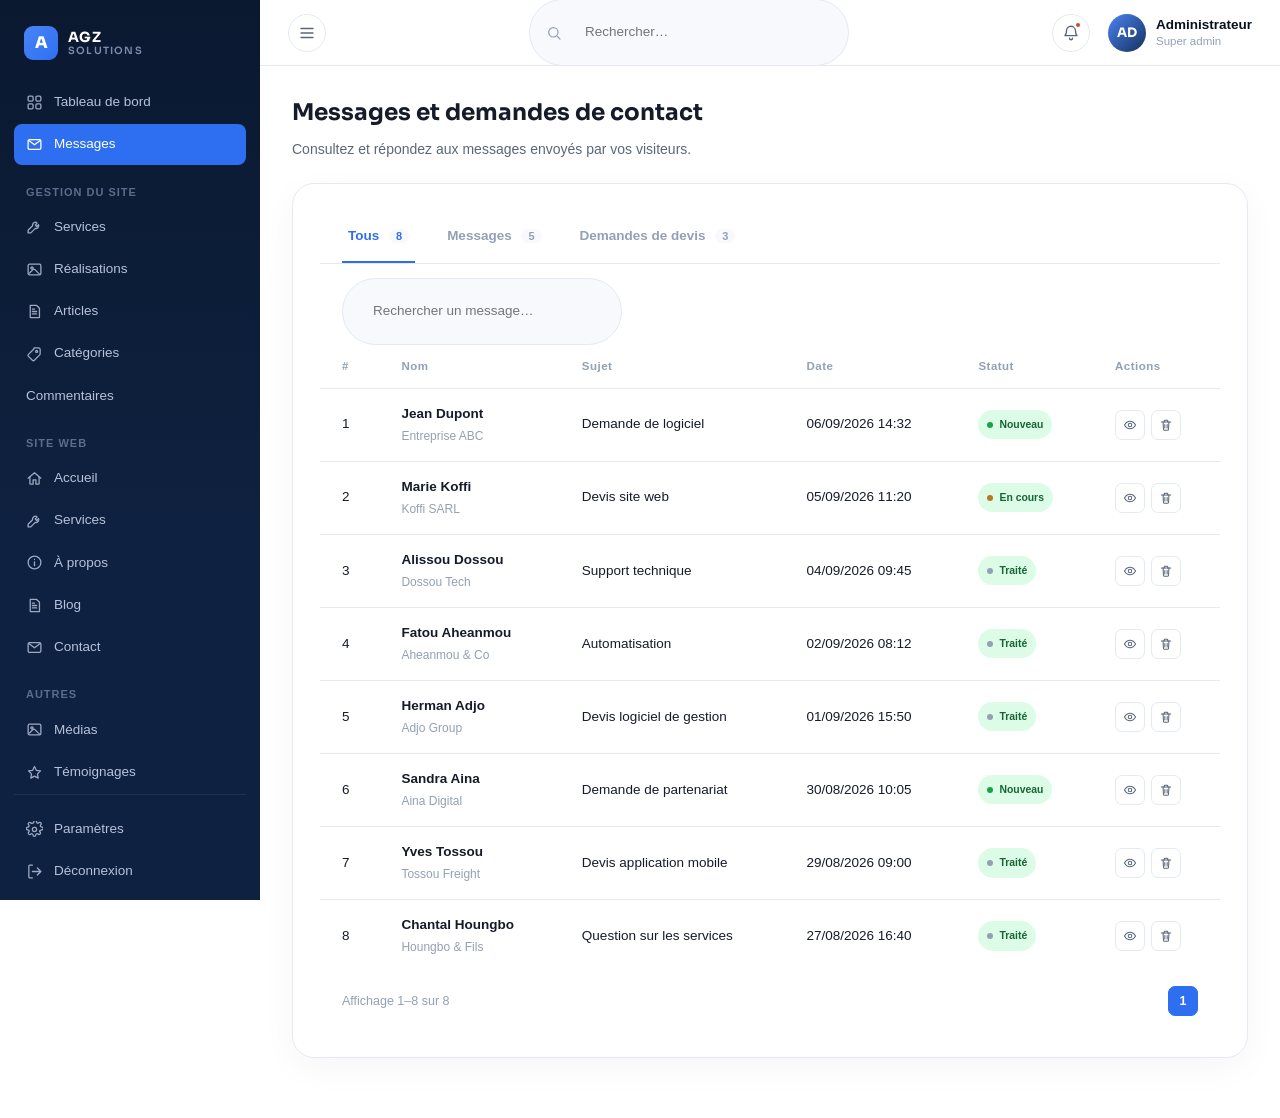
<file: messages.html>
<!DOCTYPE html>
<html lang="fr">
<head>
<meta charset="UTF-8">
<meta name="viewport" content="width=device-width, initial-scale=1.0">
<title>Messages et demandes de contact — AGZ Solutions</title>
<link rel="stylesheet" href="assets/css/style.css">
</head>
<body>
<div class="app-shell">
  <aside class="sidebar" id="agz-sidebar"></aside>

  <div>
    <header class="topbar" id="agz-topbar"></header>

    <main class="content">
      <div class="page-head">
        <h1>Messages et demandes de contact</h1>
        <p>Consultez et répondez aux messages envoyés par vos visiteurs.</p>
      </div>

      <div class="card" id="msgTabsScope">
        <div class="tabs">
          <div class="tab active" data-tab="tous">Tous <span class="count">8</span></div>
          <div class="tab" data-tab="messages">Messages <span class="count">5</span></div>
          <div class="tab" data-tab="devis">Demandes de devis <span class="count">3</span></div>
        </div>

        <div style="padding:14px 22px 0">
          <div class="topbar-search" style="width:280px"><input type="text" placeholder="Rechercher un message…"></div>
        </div>

        <div data-panel="tous">
          <div class="table-wrap">
            <table class="data-table">
              <thead><tr><th>#</th><th>Nom</th><th>Sujet</th><th>Date</th><th>Statut</th><th>Actions</th></tr></thead>
              <tbody id="msgBody"></tbody>
            </table>
          </div>
        </div>
        <div data-panel="messages" style="display:none">
          <div class="table-wrap">
            <table class="data-table">
              <thead><tr><th>#</th><th>Nom</th><th>Sujet</th><th>Date</th><th>Statut</th><th>Actions</th></tr></thead>
              <tbody id="msgBodyMessages"></tbody>
            </table>
          </div>
        </div>
        <div data-panel="devis" style="display:none">
          <div class="table-wrap">
            <table class="data-table">
              <thead><tr><th>#</th><th>Nom</th><th>Sujet</th><th>Date</th><th>Statut</th><th>Actions</th></tr></thead>
              <tbody id="msgBodyDevis"></tbody>
            </table>
          </div>
        </div>

        <div class="pagination">
          <span class="muted">Affichage 1–8 sur 8</span>
          <div class="page-btns"><button class="page-btn active">1</button></div>
        </div>
      </div>
    </main>
  </div>
</div>

<script src="assets/js/app.js"></script>
<script>
  AGZ.initLayout('messages', { searchPlaceholder:'Rechercher…' });
  AGZ.initTabs('#msgTabsScope');

  const ALL = [
    { nom:'Jean Dupont', entreprise:'Entreprise ABC', sujet:'Demande de logiciel', date:'06/09/2026 14:32', statut:'Nouveau', type:'messages' },
    { nom:'Marie Koffi', entreprise:'Koffi SARL', sujet:'Devis site web', date:'05/09/2026 11:20', statut:'En cours', type:'devis' },
    { nom:'Alissou Dossou', entreprise:'Dossou Tech', sujet:'Support technique', date:'04/09/2026 09:45', statut:'Traité', type:'messages' },
    { nom:'Fatou Aheanmou', entreprise:'Aheanmou &amp; Co', sujet:'Automatisation', date:'02/09/2026 08:12', statut:'Traité', type:'messages' },
    { nom:'Herman Adjo', entreprise:'Adjo Group', sujet:'Devis logiciel de gestion', date:'01/09/2026 15:50', statut:'Traité', type:'devis' },
    { nom:'Sandra Aina', entreprise:'Aina Digital', sujet:'Demande de partenariat', date:'30/08/2026 10:05', statut:'Nouveau', type:'messages' },
    { nom:'Yves Tossou', entreprise:'Tossou Freight', sujet:'Devis application mobile', date:'29/08/2026 09:00', statut:'Traité', type:'devis' },
    { nom:'Chantal Houngbo', entreprise:'Houngbo &amp; Fils', sujet:'Question sur les services', date:'27/08/2026 16:40', statut:'Traité', type:'messages' },
  ];

  const badgeClass = s => s==='Nouveau' ? 'badge-green' : (s==='En cours' ? 'badge-amber' : 'badge-gray');
  const rowsHTML = list => list.map((m,i) => `
    <tr>
      <td>${i+1}</td>
      <td><div class="cell-title">${m.nom}</div><div class="cell-sub">${m.entreprise}</div></td>
      <td>${m.sujet}</td>
      <td>${m.date}</td>
      <td><span class="badge ${badgeClass(m.statut)}">${m.statut}</span></td>
      <td>
        <div class="actions-cell">
          <a class="icon-action" href="#" title="Voir">${AGZ.icon('eye')}</a>
          <a class="icon-action danger" href="#" title="Supprimer">${AGZ.icon('trash')}</a>
        </div>
      </td>
    </tr>`).join('');

  document.addEventListener('DOMContentLoaded', () => {
    document.getElementById('msgBody').innerHTML = rowsHTML(ALL);
    document.getElementById('msgBodyMessages').innerHTML = rowsHTML(ALL.filter(m => m.type==='messages'));
    document.getElementById('msgBodyDevis').innerHTML = rowsHTML(ALL.filter(m => m.type==='devis'));
  });
</script>
</body>
</html>
</file>
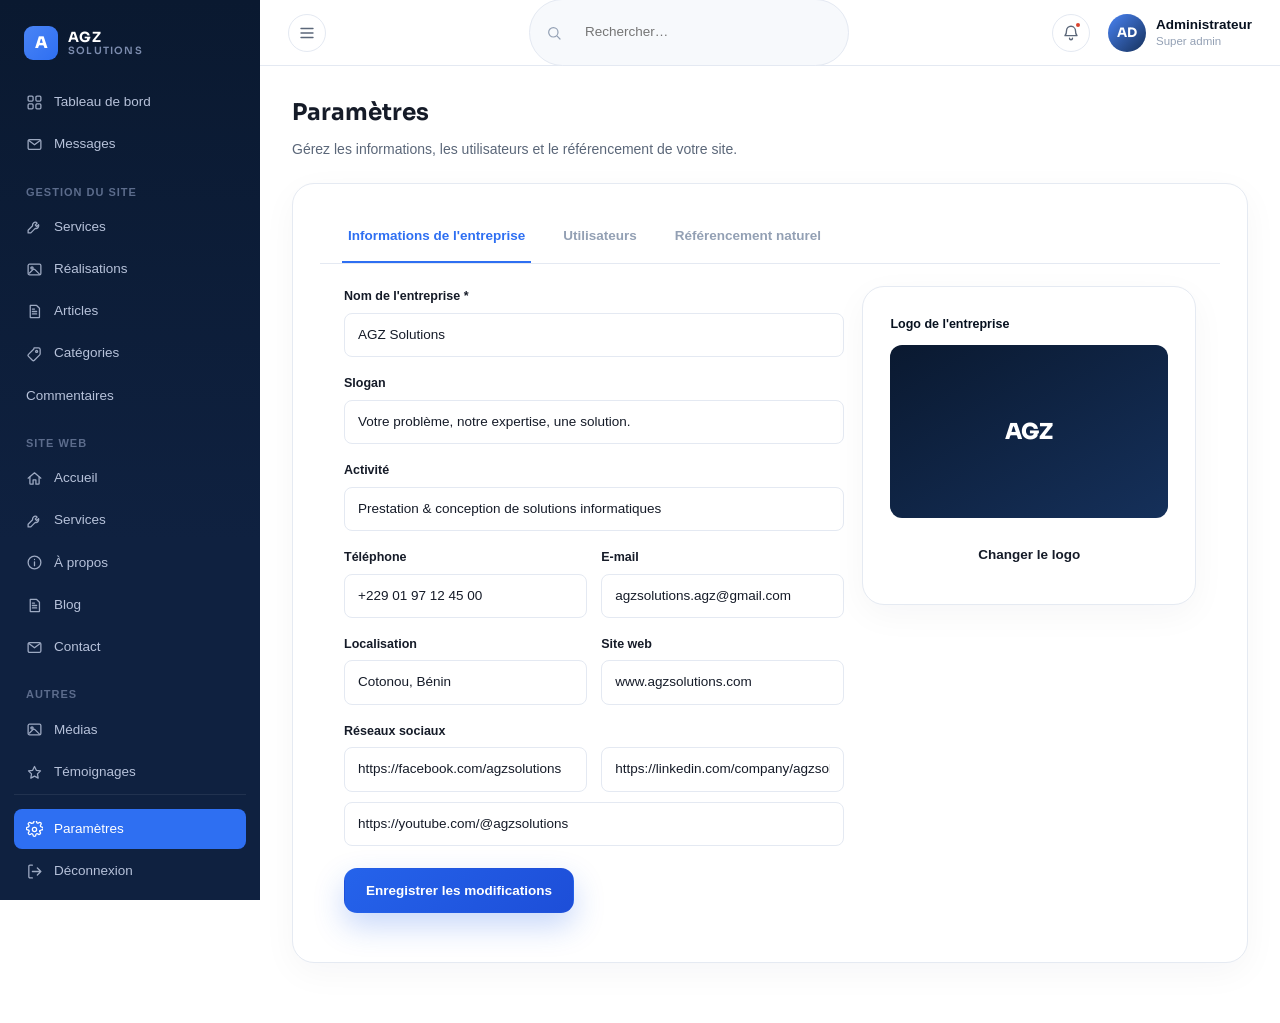
<file: settings.html>
<!DOCTYPE html>
<html lang="fr">
<head>
<meta charset="UTF-8">
<meta name="viewport" content="width=device-width, initial-scale=1.0">
<title>Paramètres — AGZ Solutions</title>
<link rel="stylesheet" href="assets/css/style.css">
</head>
<body>
<div class="app-shell">
  <aside class="sidebar" id="agz-sidebar"></aside>

  <div>
    <header class="topbar" id="agz-topbar"></header>

    <main class="content">
      <div class="page-head">
        <h1>Paramètres</h1>
        <p>Gérez les informations, les utilisateurs et le référencement de votre site.</p>
      </div>

      <div class="card" id="setTabsScope">
        <div class="tabs">
          <div class="tab active" data-tab="infos">Informations de l'entreprise</div>
          <div class="tab" data-tab="users">Utilisateurs</div>
          <div class="tab" data-tab="seo">Référencement naturel</div>
        </div>

        <!-- ================= Informations de l'entreprise ================= -->
        <div data-panel="infos" class="card-pad">
          <div class="grid grid-2">
            <div>
              <div class="field-row">
                <div class="field">
                  <label for="entName">Nom de l'entreprise *</label>
                  <input type="text" id="entName" value="AGZ Solutions">
                </div>
              </div>
              <div class="field">
                <label for="slogan">Slogan</label>
                <input type="text" id="slogan" value="Votre problème, notre expertise, une solution.">
              </div>
              <div class="field">
                <label for="activite">Activité</label>
                <input type="text" id="activite" value="Prestation & conception de solutions informatiques">
              </div>

              <div class="field-row">
                <div class="field">
                  <label for="tel">Téléphone</label>
                  <input type="tel" id="tel" value="+229 01 97 12 45 00">
                </div>
                <div class="field">
                  <label for="mail">E-mail</label>
                  <input type="email" id="mail" value="agzsolutions.agz@gmail.com">
                </div>
              </div>
              <div class="field-row">
                <div class="field">
                  <label for="loc">Localisation</label>
                  <input type="text" id="loc" value="Cotonou, Bénin">
                </div>
                <div class="field">
                  <label for="site">Site web</label>
                  <input type="url" id="site" value="www.agzsolutions.com">
                </div>
              </div>

              <div class="field">
                <label>Réseaux sociaux</label>
                <div class="field-row">
                  <input type="url" placeholder="Facebook" value="https://facebook.com/agzsolutions">
                  <input type="url" placeholder="LinkedIn" value="https://linkedin.com/company/agzsolutions">
                </div>
                <div class="field-row" style="margin-top:10px">
                  <input type="url" placeholder="YouTube" value="https://youtube.com/@agzsolutions">
                </div>
              </div>

              <button class="btn btn-primary" style="margin-top:6px">Enregistrer les modifications</button>
            </div>

            <div class="card card-pad" style="align-self:start">
              <label style="display:block;font-size:12.5px;font-weight:600;margin-bottom:10px">Logo de l'entreprise</label>
              <div style="width:100%;aspect-ratio:1.6;border-radius:12px;background:linear-gradient(150deg,var(--navy-900),var(--navy-700));display:flex;align-items:center;justify-content:center;color:#fff;font-family:var(--font-display);font-weight:800;font-size:22px;margin-bottom:14px">
                AGZ
              </div>
              <button class="btn btn-outline btn-block">Changer le logo</button>
            </div>
          </div>
        </div>

        <!-- ================= Utilisateurs ================= -->
        <div data-panel="users" style="display:none">
          <div class="card-header">
            <span class="muted">Gérez les comptes ayant accès à l'administration.</span>
            <a href="#" class="btn btn-primary" id="newUserBtn">Ajouter un utilisateur</a>
          </div>
          <div class="table-wrap">
            <table class="data-table">
              <thead><tr><th>Nom</th><th>Rôle</th><th>Statut</th><th>Dernière connexion</th><th>Actions</th></tr></thead>
              <tbody id="usersBody"></tbody>
            </table>
          </div>
          <div class="pagination">
            <span class="muted">Affichage 1–4 sur 4</span>
            <div class="page-btns"><button class="page-btn active">1</button></div>
          </div>
        </div>

        <!-- ================= SEO ================= -->
        <div data-panel="seo" style="display:none" class="card-pad">
          <div class="grid grid-2">
            <div>
              <p class="text-muted" style="margin:0 0 16px;font-size:13.5px">Informations de la page d'accueil du site.</p>
              <div class="field">
                <label for="seoTitle">Titre SEO</label>
                <input type="text" id="seoTitle" value="AGZ Solutions | Solutions informatiques et automatisation au Bénin">
              </div>
              <div class="field">
                <label for="seoDesc">Meta description</label>
                <textarea id="seoDesc">AGZ Solutions accompagne les entreprises dans la conception de solutions informatiques, logiciels de gestion et automatisation des processus au Bénin.</textarea>
              </div>
              <div class="field">
                <label for="seoKeys">Mots-clés</label>
                <div class="tag-list" style="margin-top:0">
                  <span class="tag-pill">informatique <button>×</button></span>
                  <span class="tag-pill">automatisation <button>×</button></span>
                  <span class="tag-pill">logiciel <button>×</button></span>
                  <span class="tag-pill">Bénin <button>×</button></span>
                </div>
              </div>
              <button class="btn btn-primary" style="margin-top:6px">Enregistrer les modifications</button>
            </div>

            <div class="card card-pad" style="align-self:start">
              <label style="display:block;font-size:12.5px;font-weight:600;margin-bottom:10px">Image de partage (réseaux sociaux)</label>
              <div style="width:100%;aspect-ratio:1.9;border-radius:12px;background:linear-gradient(150deg,var(--navy-900),var(--blue-600));display:flex;align-items:center;justify-content:center;color:#fff;font-family:var(--font-display);font-weight:700;font-size:14px;text-align:center;padding:16px">
                Des solutions informatiques pour un avenir plus performant
              </div>
              <button class="btn btn-outline btn-block" style="margin-top:14px">Changer l'image</button>
            </div>
          </div>
        </div>
      </div>
    </main>
  </div>
</div>

<script src="assets/js/app.js"></script>
<script>
  AGZ.initLayout('settings', { searchPlaceholder:'Rechercher…' });
  AGZ.initTabs('#setTabsScope');

  const USERS = [
    { nom:'Administrateur', role:'Super admin', statut:'Actif', date:'06/09/2026 09:12' },
    { nom:'Marie Koffi', role:'Éditeur', statut:'Actif', date:'05/09/2026 14:45' },
    { nom:'Jean Quezou', role:'Éditeur', statut:'Actif', date:'04/09/2026 12:30' },
    { nom:'Aïcha Bello', role:'Modérateur', statut:'Inactif', date:'01/09/2026 18:20' },
  ];

  document.addEventListener('DOMContentLoaded', () => {
    document.getElementById('newUserBtn').innerHTML = AGZ.icon('plus') + ' Ajouter un utilisateur';
    document.getElementById('usersBody').innerHTML = USERS.map(u => `
      <tr>
        <td class="cell-title">${u.nom}</td>
        <td>${u.role}</td>
        <td><span class="badge ${u.statut==='Actif' ? 'badge-green':'badge-gray'}">${u.statut}</span></td>
        <td>${u.date}</td>
        <td>
          <div class="actions-cell">
            <a class="icon-action" href="#" title="Modifier">${AGZ.icon('edit')}</a>
            <a class="icon-action danger" href="#" title="Supprimer">${AGZ.icon('trash')}</a>
          </div>
        </td>
      </tr>`).join('');
  });
</script>
</body>
</html>
</file>
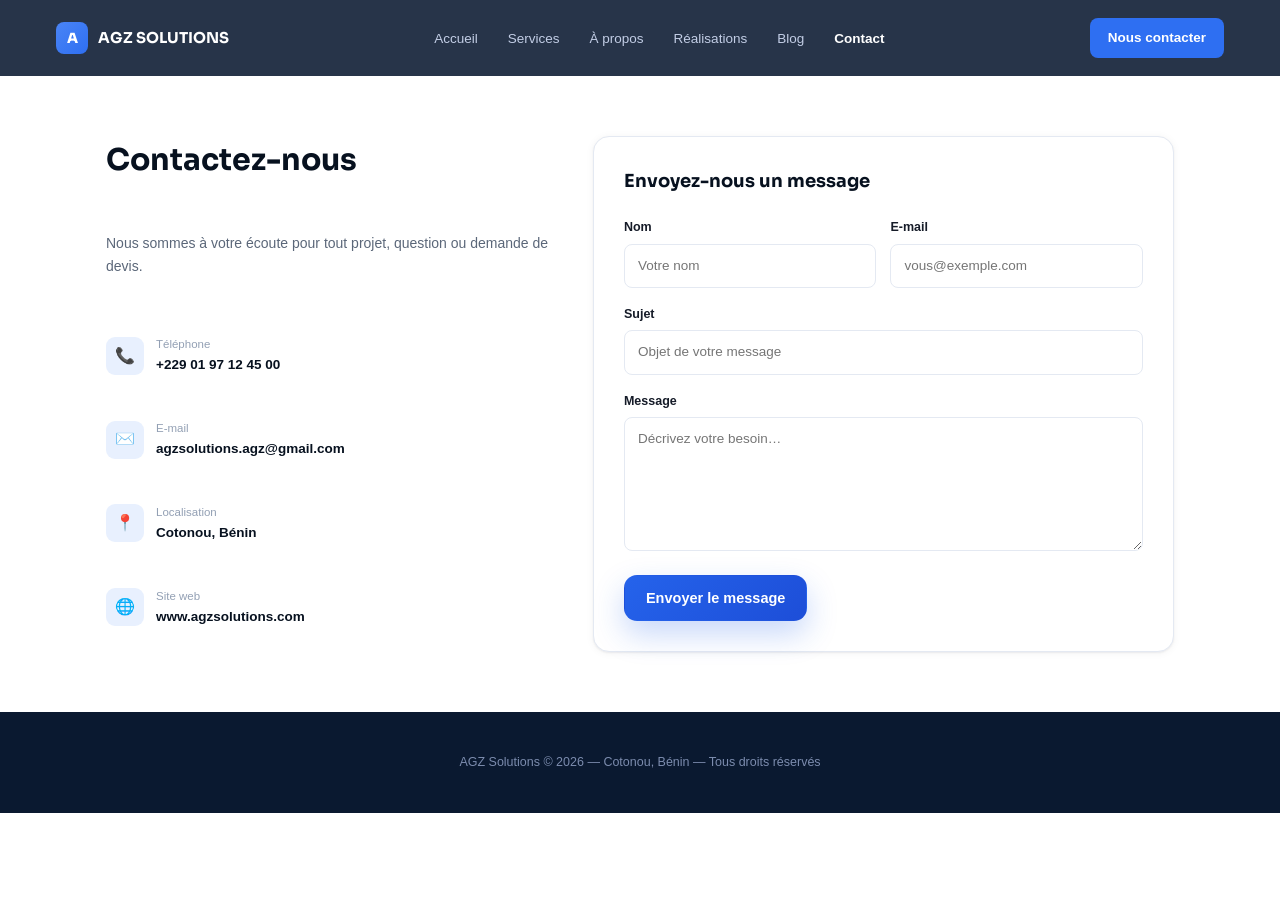
<file: site-contact.html>
<!DOCTYPE html>
<html lang="fr">
<head>
<meta charset="UTF-8">
<meta name="viewport" content="width=device-width, initial-scale=1.0">
<title>Contact — AGZ Solutions</title>
<link rel="stylesheet" href="assets/css/style.css">
<link rel="stylesheet" href="assets/css/public.css">
</head>
<body class="public">

<nav class="pub-nav">
  <div class="brand">
    <div class="mark">A</div>
    <div class="word">AGZ SOLUTIONS</div>
  </div>
  <ul>
    <li><a class="plink" href="site-home.html">Accueil</a></li>
    <li><a class="plink" href="#">Services</a></li>
    <li><a class="plink" href="#">À propos</a></li>
    <li><a class="plink" href="#">Réalisations</a></li>
    <li><a class="plink" href="#">Blog</a></li>
    <li><a class="plink current" href="site-contact.html">Contact</a></li>
  </ul>
  <a href="site-contact.html" class="cta">Nous contacter</a>
</nav>

<div class="contact-wrap">
  <div class="contact-info">
    <h1>Contactez-nous</h1>
    <p class="lead">Nous sommes à votre écoute pour tout projet, question ou demande de devis.</p>

    <div class="contact-line">
      <div class="ic" id="icPhone"></div>
      <div class="txt"><div class="k">Téléphone</div><div class="v">+229 01 97 12 45 00</div></div>
    </div>
    <div class="contact-line">
      <div class="ic" id="icMail"></div>
      <div class="txt"><div class="k">E-mail</div><div class="v">agzsolutions.agz@gmail.com</div></div>
    </div>
    <div class="contact-line">
      <div class="ic" id="icLoc"></div>
      <div class="txt"><div class="k">Localisation</div><div class="v">Cotonou, Bénin</div></div>
    </div>
    <div class="contact-line">
      <div class="ic" id="icSite"></div>
      <div class="txt"><div class="k">Site web</div><div class="v">www.agzsolutions.com</div></div>
    </div>
  </div>

  <div class="contact-form-card">
    <h2>Envoyez-nous un message</h2>
    <form onsubmit="return false;">
      <div class="field-row">
        <div class="field"><label for="cNom">Nom</label><input type="text" id="cNom" placeholder="Votre nom"></div>
        <div class="field"><label for="cMail">E-mail</label><input type="email" id="cMail" placeholder="vous@exemple.com"></div>
      </div>
      <div class="field"><label for="cSujet">Sujet</label><input type="text" id="cSujet" placeholder="Objet de votre message"></div>
      <div class="field"><label for="cMsg">Message</label><textarea id="cMsg" rows="5" placeholder="Décrivez votre besoin…"></textarea></div>
      <button type="submit" class="btn btn-primary btn-lg">Envoyer le message</button>
    </form>
  </div>
</div>

<footer class="pub-footer">AGZ Solutions © 2026 — Cotonou, Bénin — Tous droits réservés</footer>

<script src="assets/js/app.js"></script>
<script>
  document.getElementById('icPhone').innerHTML = '📞';
  document.getElementById('icMail').innerHTML = '✉️';
  document.getElementById('icLoc').innerHTML = '📍';
  document.getElementById('icSite').innerHTML = '🌐';
</script>
</body>
</html>
</file>
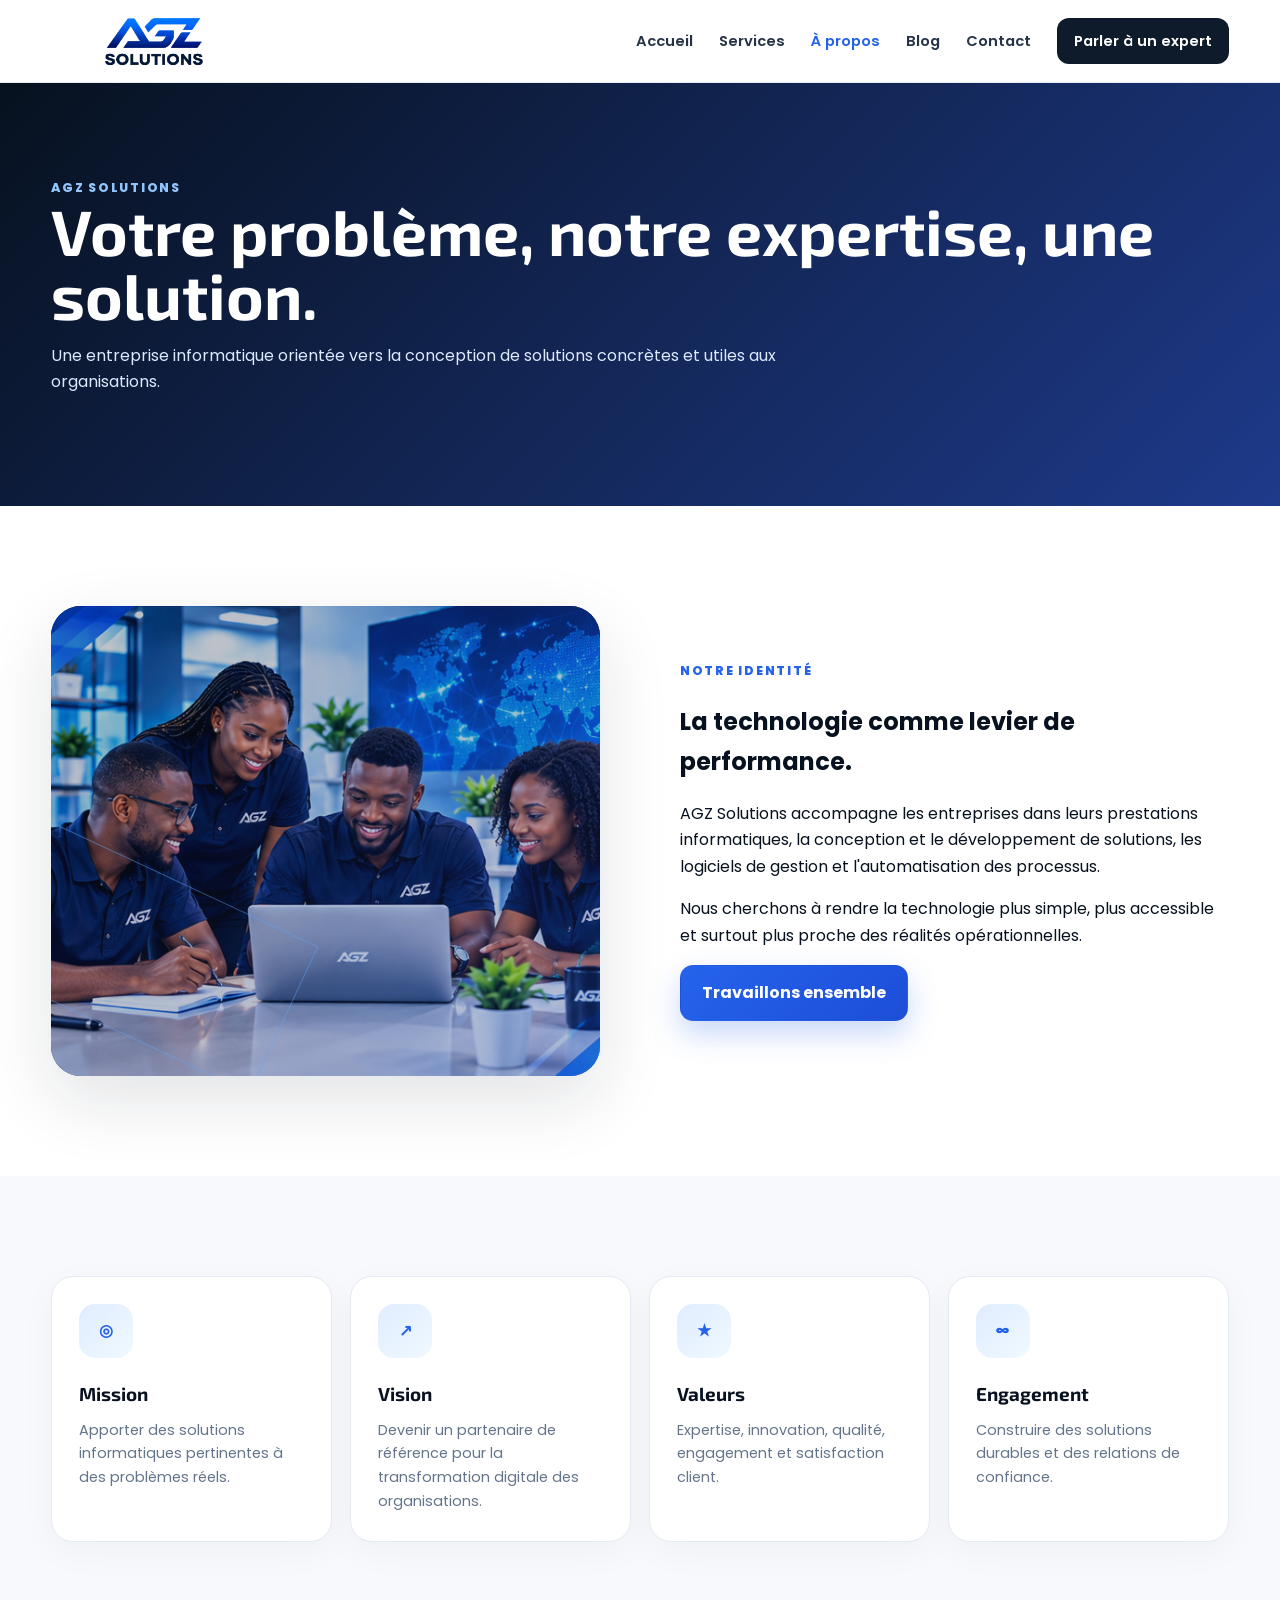
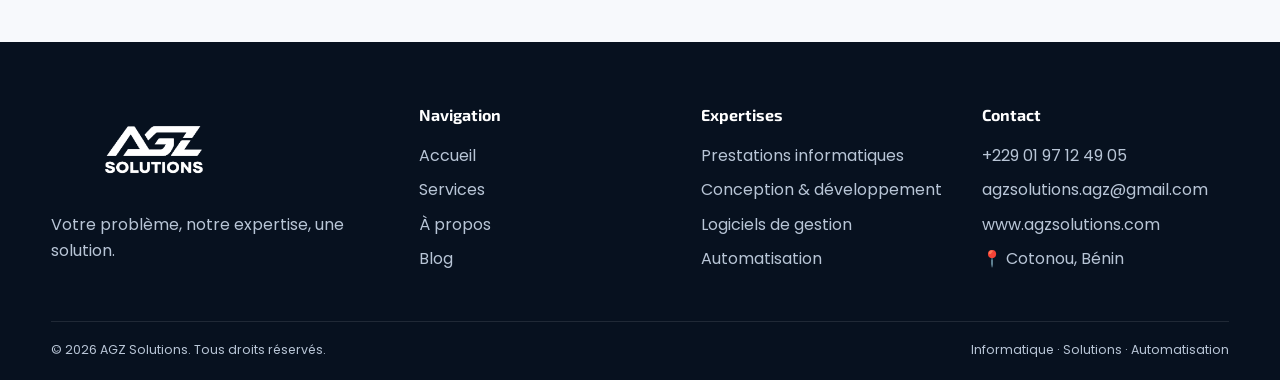
<file: site/a-propos.html>
<!doctype html>
<html lang="fr">

<head>
    <meta charset="utf-8">
    <meta name="viewport" content="width=device-width, initial-scale=1">

    <title>À propos | AGZ Solutions</title>

    <meta
        name="description"
        content="AGZ Solutions — Votre problème, notre expertise, une solution. Prestations informatiques, développement, logiciels de gestion et automatisation."
    >

    <link rel="stylesheet" href="assets/style.css">
</head>

<body>

    <!-- =========================
         NAVIGATION
    ========================== -->
    <header class="navbar">
        <div class="container nav-inner">

            <a href="index.html">
                <img
                    class="logo"
                    src="assets/logo-agz-solutions.png"
                    alt="AGZ Solutions"
                >
            </a>

            <button class="mobile-toggle">☰</button>

            <nav class="nav-links">
                <a href="index.html">Accueil</a>
                <a href="services.html">Services</a>
                <a class="active" href="a-propos.html">À propos</a>
                <a href="blog.html">Blog</a>
                <a href="contact.html">Contact</a>

                <a class="cta-mini" href="contact.html">
                    Parler à un expert
                </a>
            </nav>

        </div>
    </header>


    <!-- =========================
         HERO
    ========================== -->
    <section class="page-hero">
        <div class="container">

            <div class="eyebrow" style="color: #93c5fd;">
                AGZ Solutions
            </div>

            <h1>
                Votre problème, notre expertise, une solution.
            </h1>

            <p>
                Une entreprise informatique orientée vers la conception
                de solutions concrètes et utiles aux organisations.
            </p>

        </div>
    </section>


    <!-- =========================
         NOTRE IDENTITÉ
    ========================== -->
    <section class="section">
        <div class="container split">

            <!-- Logo -->
             <div class="visual reveal">

                <div class="visual-logo">
                     <img src="assets/images/A_Propos.jpeg" alt="À propos de AGZ Solutions">
                </div>
            </div>
             <!-- ancien partie
            <div class="visual reveal">
                <div class="visual-logo">
                    <img
                        src="assets/logo-agz-solutions.png"
                        alt="Logo AGZ Solutions"
                    >
                </div>
            </div>
                  -->
            <!-- Présentation -->
            <div class="reveal">

                <div class="eyebrow">
                    Notre identité
                </div>

                <h2>
                    La technologie comme levier de performance.
                </h2>

                <p>
                    AGZ Solutions accompagne les entreprises dans leurs
                    prestations informatiques, la conception et le développement
                    de solutions, les logiciels de gestion et l'automatisation
                    des processus.
                </p>

                <p>
                    Nous cherchons à rendre la technologie plus simple,
                    plus accessible et surtout plus proche des réalités
                    opérationnelles.
                </p>

                <a class="btn btn-primary" href="contact.html">
                    Travaillons ensemble
                </a>

            </div>

        </div>
    </section>


    <!-- =========================
         MISSION / VISION / VALEURS
    ========================== -->
    <section class="section alt">
        <div class="container">

            <div class="cards">

                <!-- Mission -->
                <div class="card reveal">
                    <div class="icon">◎</div>

                    <h3>
                        Mission
                    </h3>

                    <p>
                        Apporter des solutions informatiques pertinentes
                        à des problèmes réels.
                    </p>
                </div>


                <!-- Vision -->
                <div class="card reveal">
                    <div class="icon">↗</div>

                    <h3>
                        Vision
                    </h3>

                    <p>
                        Devenir un partenaire de référence pour la
                        transformation digitale des organisations.
                    </p>
                </div>


                <!-- Valeurs -->
                <div class="card reveal">
                    <div class="icon">★</div>

                    <h3>
                        Valeurs
                    </h3>

                    <p>
                        Expertise, innovation, qualité, engagement
                        et satisfaction client.
                    </p>
                </div>


                <!-- Engagement -->
                <div class="card reveal">
                    <div class="icon">∞</div>

                    <h3>
                        Engagement
                    </h3>

                    <p>
                        Construire des solutions durables et des
                        relations de confiance.
                    </p>
                </div>

            </div>

        </div>
    </section>


    <!-- =========================
         FOOTER
    ========================== -->
    <footer class="footer">
        <div class="container">

            <div class="footer-grid">

                <!-- Présentation -->
                <div>
                    <img
                        class="logo"
                        src="assets/logo-agz-solutions.png"
                        alt="AGZ Solutions"
                    >

                    <p>
                        Votre problème, notre expertise, une solution.
                    </p>
                </div>


                <!-- Navigation -->
                <div>
                    <h4>
                        Navigation
                    </h4>

                    <a href="index.html">
                        Accueil
                    </a>

                    <a href="services.html">
                        Services
                    </a>

                    <a href="a-propos.html">
                        À propos
                    </a>

                    <a href="blog.html">
                        Blog
                    </a>
                </div>


                <!-- Expertises -->
                <div>
                    <h4>
                        Expertises
                    </h4>

                    <a href="services.html#prestation">
                        Prestations informatiques
                    </a>

                    <a href="services.html#developpement">
                        Conception & développement
                    </a>

                    <a href="services.html#gestion">
                        Logiciels de gestion
                    </a>

                    <a href="services.html#automation">
                        Automatisation
                    </a>
                </div>


                <!-- Contact -->
                <div>
                    <h4>
                        Contact
                    </h4>

                    <a href="tel:+2290197124905">
                        +229 01 97 12 49 05
                    </a>

                    <a href="mailto:agzsolutions.agz@gmail.com">
                        agzsolutions.agz@gmail.com
                    </a>

                    <a href="https://www.agzsolutions.com">
                        www.agzsolutions.com
                    </a>

                    <span>
                        📍 Cotonou, Bénin
                    </span>
                </div>

            </div>


            <!-- Footer bottom -->
            <div class="footer-bottom">

                <span>
                    © <span data-year></span>
                    AGZ Solutions. Tous droits réservés.
                </span>

                <span>
                    Informatique · Solutions · Automatisation
                </span>

            </div>

        </div>
    </footer>


    <!-- =========================
         JAVASCRIPT
    ========================== -->
    <script src="assets/script.js"></script>

</body>

</html>
</file>
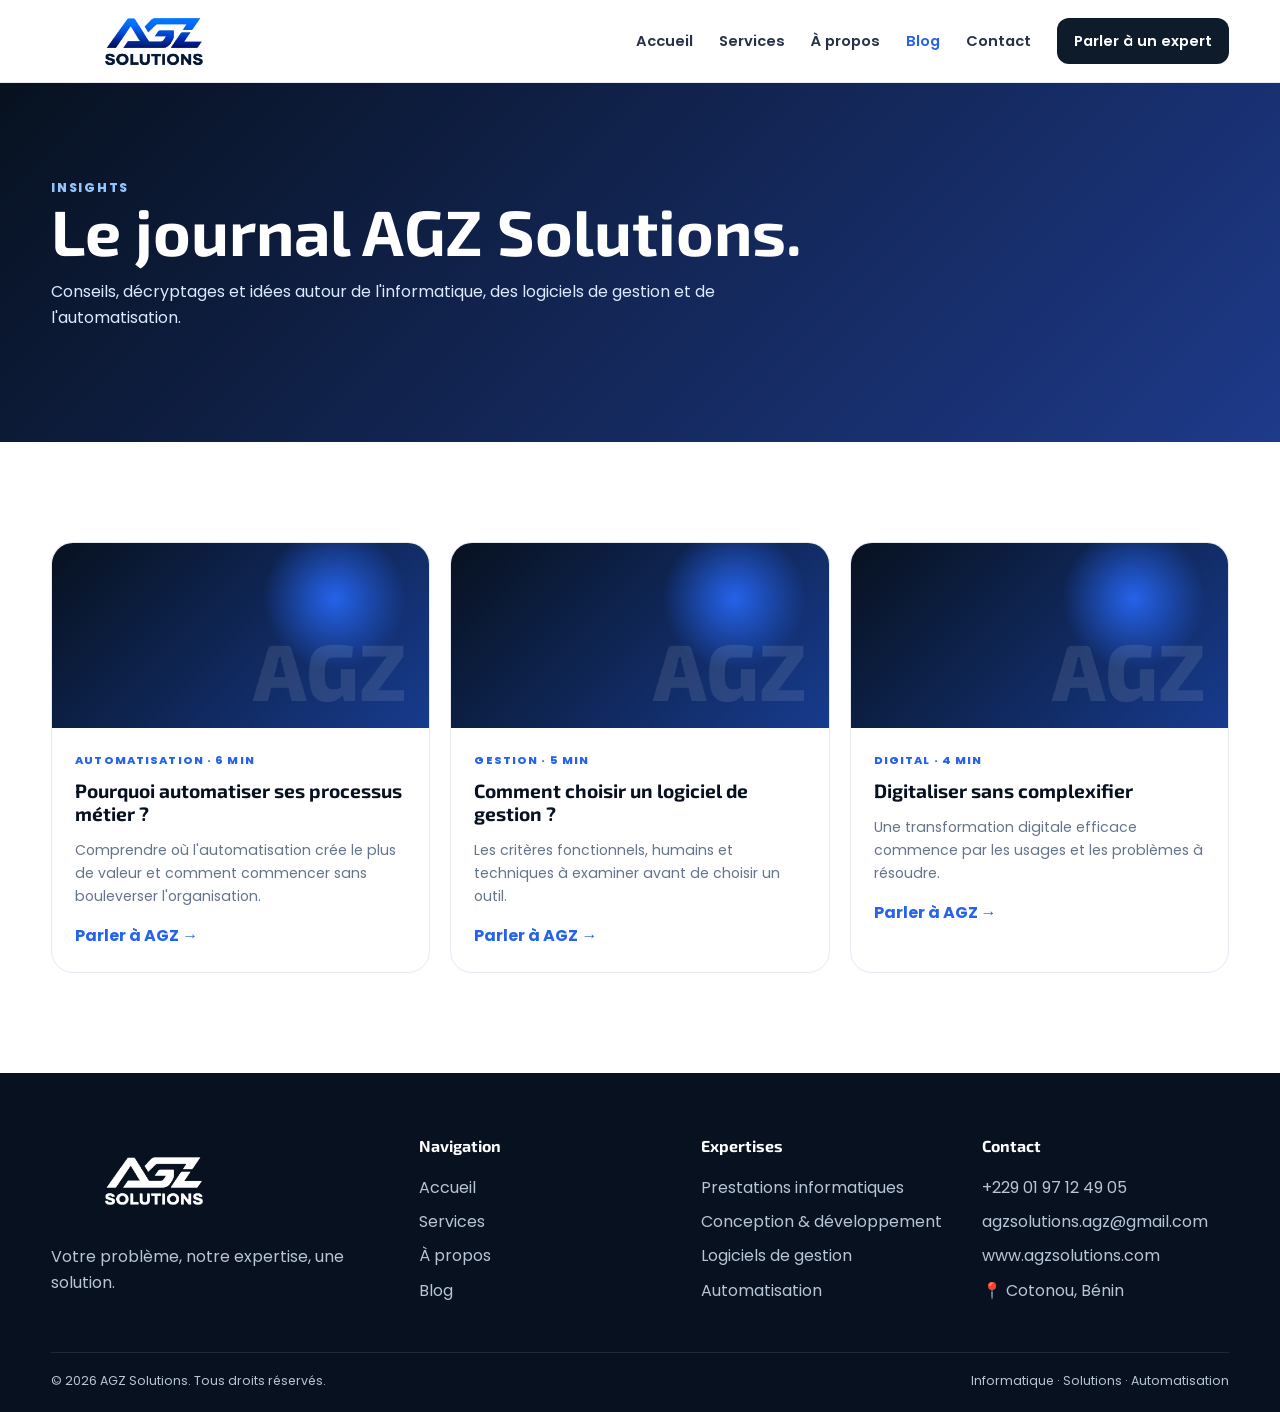
<file: site/blog.html>
<!doctype html>
<html lang="fr">

<head>
    <meta charset="utf-8">
    <meta name="viewport" content="width=device-width, initial-scale=1">

    <title>Blog | AGZ Solutions</title>

    <meta
        name="description"
        content="AGZ Solutions — Votre problème, notre expertise, une solution. Prestations informatiques, développement, logiciels de gestion et automatisation."
    >

    <link rel="stylesheet" href="assets/style.css">
</head>

<body>

    <!-- =========================
         NAVIGATION
    ========================== -->
    <header class="navbar">
        <div class="container nav-inner">

            <a href="index.html">
                <img
                    class="logo"
                    src="assets/logo-agz-solutions.png"
                    alt="AGZ Solutions"
                >
            </a>

            <button class="mobile-toggle">☰</button>

            <nav class="nav-links">
                <a href="index.html">Accueil</a>
                <a href="services.html">Services</a>
                <a href="a-propos.html">À propos</a>
                <a class="active" href="blog.html">Blog</a>
                <a href="contact.html">Contact</a>

                <a class="cta-mini" href="contact.html">
                    Parler à un expert
                </a>
            </nav>

        </div>
    </header>


    <!-- =========================
         HERO
    ========================== -->
    <section class="page-hero">
        <div class="container">

            <div class="eyebrow" style="color: #93c5fd;">
                Insights
            </div>

            <h1>
                Le journal AGZ Solutions.
            </h1>

            <p>
                Conseils, décryptages et idées autour de l'informatique,
                des logiciels de gestion et de l'automatisation.
            </p>

        </div>
    </section>


    <!-- =========================
         ARTICLES
    ========================== -->
    <section class="section">
        <div class="container">

            <div class="blog-grid">

                <!-- Article 1 -->
                <article class="post reveal">

                    <div class="post-cover"></div>

                    <div class="post-body">

                        <div class="post-meta">
                            AUTOMATISATION · 6 MIN
                        </div>

                        <h3>
                            Pourquoi automatiser ses processus métier ?
                        </h3>

                        <p>
                            Comprendre où l'automatisation crée le plus
                            de valeur et comment commencer sans bouleverser
                            l'organisation.
                        </p>

                        <a
                            href="contact.html"
                            style="color: #2563eb; font-weight: 700;"
                        >
                            Parler à AGZ →
                        </a>

                    </div>

                </article>


                <!-- Article 2 -->
                <article class="post reveal">

                    <div class="post-cover"></div>

                    <div class="post-body">

                        <div class="post-meta">
                            GESTION · 5 MIN
                        </div>

                        <h3>
                            Comment choisir un logiciel de gestion ?
                        </h3>

                        <p>
                            Les critères fonctionnels, humains et techniques
                            à examiner avant de choisir un outil.
                        </p>

                        <a
                            href="contact.html"
                            style="color: #2563eb; font-weight: 700;"
                        >
                            Parler à AGZ →
                        </a>

                    </div>

                </article>


                <!-- Article 3 -->
                <article class="post reveal">

                    <div class="post-cover"></div>

                    <div class="post-body">

                        <div class="post-meta">
                            DIGITAL · 4 MIN
                        </div>

                        <h3>
                            Digitaliser sans complexifier
                        </h3>

                        <p>
                            Une transformation digitale efficace commence
                            par les usages et les problèmes à résoudre.
                        </p>

                        <a
                            href="contact.html"
                            style="color: #2563eb; font-weight: 700;"
                        >
                            Parler à AGZ →
                        </a>

                    </div>

                </article>

            </div>

        </div>
    </section>


    <!-- =========================
         FOOTER
    ========================== -->
    <footer class="footer">
        <div class="container">

            <div class="footer-grid">

                <!-- Présentation -->
                <div>
                    <img
                        class="logo"
                        src="assets/logo-agz-solutions.png"
                        alt="AGZ Solutions"
                    >

                    <p>
                        Votre problème, notre expertise, une solution.
                    </p>
                </div>


                <!-- Navigation -->
                <div>
                    <h4>Navigation</h4>

                    <a href="index.html">Accueil</a>
                    <a href="services.html">Services</a>
                    <a href="a-propos.html">À propos</a>
                    <a href="blog.html">Blog</a>
                </div>


                <!-- Expertises -->
                <div>
                    <h4>Expertises</h4>

                    <a href="services.html#prestation">
                        Prestations informatiques
                    </a>

                    <a href="services.html#developpement">
                        Conception & développement
                    </a>

                    <a href="services.html#gestion">
                        Logiciels de gestion
                    </a>

                    <a href="services.html#automation">
                        Automatisation
                    </a>
                </div>


                <!-- Contact -->
                <div>
                    <h4>Contact</h4>

                    <a href="tel:+2290197124905">
                        +229 01 97 12 49 05
                    </a>

                    <a href="mailto:agzsolutions.agz@gmail.com">
                        agzsolutions.agz@gmail.com
                    </a>

                    <a href="https://www.agzsolutions.com">
                        www.agzsolutions.com
                    </a>

                    <span>
                        📍 Cotonou, Bénin
                    </span>
                </div>

            </div>


            <!-- Footer bottom -->
            <div class="footer-bottom">

                <span>
                    © <span data-year></span>
                    AGZ Solutions. Tous droits réservés.
                </span>

                <span>
                    Informatique · Solutions · Automatisation
                </span>

            </div>

        </div>
    </footer>


    <!-- =========================
         JAVASCRIPT
    ========================== -->
    <script src="assets/script.js"></script>

</body>

</html>
</file>
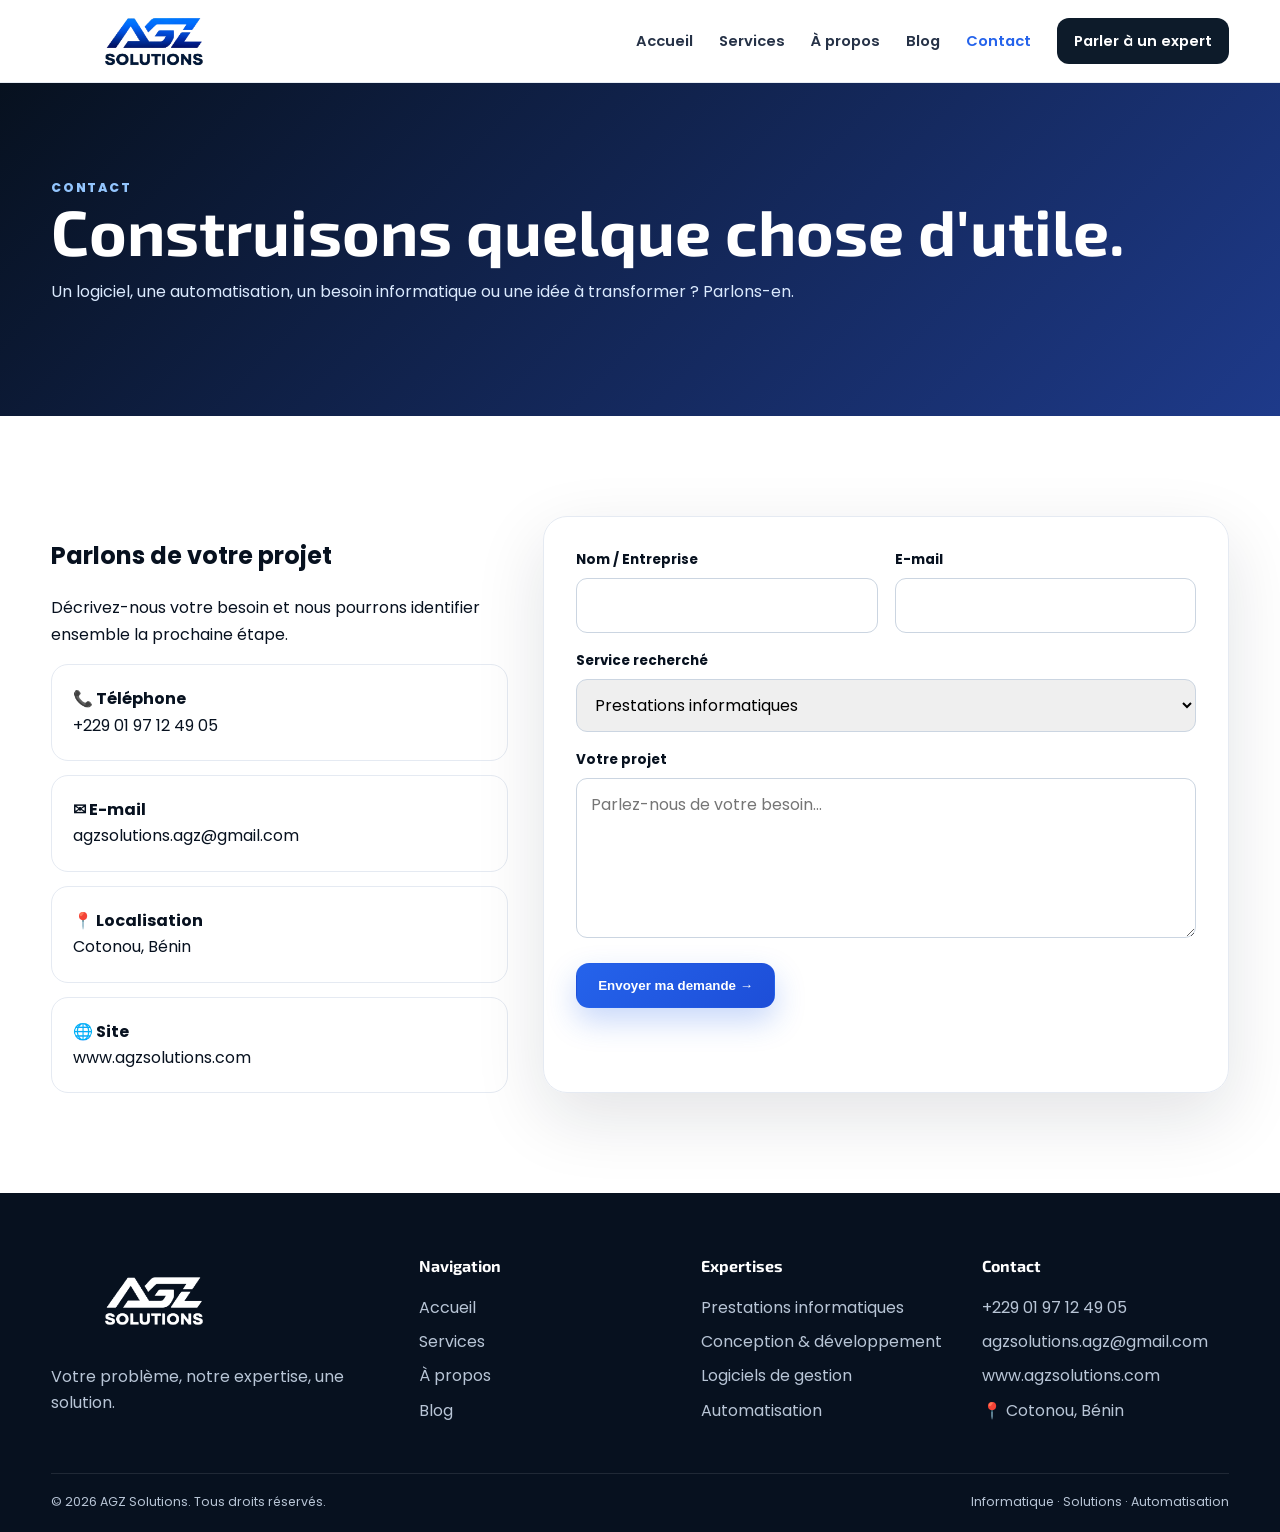
<file: site/contact.html>
<!doctype html>
<html lang="fr">

<head>

    <meta charset="utf-8">

    <meta
        name="viewport"
        content="width=device-width, initial-scale=1"
    >

    <title>
        Contact | AGZ Solutions
    </title>

    <meta
        name="description"
        content="AGZ Solutions — Votre problème, notre expertise, une solution. Prestations informatiques, développement, logiciels de gestion et automatisation."
    >

    <link
        rel="stylesheet"
        href="assets/style.css"
    >

</head>

<body>


    <!-- =========================================================
         NAVIGATION
    ========================================================== -->
    <header class="navbar">

        <div class="container nav-inner">

            <a href="index.html">

                <img
                    class="logo"
                    src="assets/logo-agz-solutions.png"
                    alt="AGZ Solutions"
                >

            </a>


            <button class="mobile-toggle">
                ☰
            </button>


            <nav class="nav-links">

                <a href="index.html">
                    Accueil
                </a>

                <a href="services.html">
                    Services
                </a>

                <a href="a-propos.html">
                    À propos
                </a>

                <a href="blog.html">
                    Blog
                </a>

                <a
                    class="active"
                    href="contact.html"
                >
                    Contact
                </a>

                <a
                    class="cta-mini"
                    href="contact.html"
                >
                    Parler à un expert
                </a>

            </nav>

        </div>

    </header>


    <!-- =========================================================
         HERO
    ========================================================== -->
    <section class="page-hero">

        <div class="container">

            <div
                class="eyebrow"
                style="color: #93c5fd;"
            >
                Contact
            </div>

            <h1>
                Construisons quelque chose d'utile.
            </h1>

            <p>
                Un logiciel, une automatisation, un besoin informatique
                ou une idée à transformer ? Parlons-en.
            </p>

        </div>

    </section>


    <!-- =========================================================
         SECTION CONTACT
    ========================================================== -->
    <section class="section">

        <div class="container contact-grid">


            <!-- =====================================================
                 INFORMATIONS DE CONTACT
            ====================================================== -->
            <div class="reveal">

                <h2>
                    Parlons de votre projet
                </h2>

                <p>
                    Décrivez-nous votre besoin et nous pourrons
                    identifier ensemble la prochaine étape.
                </p>


                <div class="contact-info">

                    <!-- Téléphone -->
                    <div class="contact-item">

                        <strong>
                            📞 Téléphone
                        </strong>

                        <br>

                        <a href="tel:+2290197124905">
                            +229 01 97 12 49 05
                        </a>

                    </div>


                    <!-- E-mail -->
                    <div class="contact-item">

                        <strong>
                            ✉ E-mail
                        </strong>

                        <br>

                        <a href="mailto:agzsolutions.agz@gmail.com">
                            agzsolutions.agz@gmail.com
                        </a>

                    </div>


                    <!-- Localisation -->
                    <div class="contact-item">

                        <strong>
                            📍 Localisation
                        </strong>

                        <br>

                        Cotonou, Bénin

                    </div>


                    <!-- Site web -->
                    <div class="contact-item">

                        <strong>
                            🌐 Site
                        </strong>

                        <br>

                        <a href="https://www.agzsolutions.com">
                            www.agzsolutions.com
                        </a>

                    </div>

                </div>

            </div>


            <!-- =====================================================
                 FORMULAIRE DE CONTACT
            ====================================================== -->
            <form
                class="form reveal"
                action="mailto:agzsolutions.agz@gmail.com"
                method="post"
                enctype="text/plain"
            >

                <div class="form-grid">


                    <!-- Nom / Entreprise -->
                    <div>

                        <label>
                            Nom / Entreprise
                        </label>

                        <input
                            name="Nom"
                            required
                        >

                    </div>


                    <!-- E-mail -->
                    <div>

                        <label>
                            E-mail
                        </label>

                        <input
                            type="email"
                            name="Email"
                            required
                        >

                    </div>


                    <!-- Service -->
                    <div class="full">

                        <label>
                            Service recherché
                        </label>

                        <select name="Service">

                            <option>
                                Prestations informatiques
                            </option>

                            <option>
                                Conception &amp; développement
                            </option>

                            <option>
                                Logiciel de gestion
                            </option>

                            <option>
                                Automatisation des processus
                            </option>

                            <option>
                                Autre
                            </option>

                        </select>

                    </div>


                    <!-- Message -->
                    <div class="full">

                        <label>
                            Votre projet
                        </label>

                        <textarea
                            name="Message"
                            placeholder="Parlez-nous de votre besoin..."
                            required
                        ></textarea>

                    </div>


                    <!-- Bouton -->
                    <div class="full">

                        <button
                            class="btn btn-primary"
                            type="submit"
                        >
                            Envoyer ma demande →
                        </button>

                    </div>

                </div>

            </form>

        </div>

    </section>


    <!-- =========================================================
         FOOTER
    ========================================================== -->
    <footer class="footer">

        <div class="container">

            <div class="footer-grid">


                <!-- Présentation -->
                <div>

                    <img
                        class="logo"
                        src="assets/logo-agz-solutions.png"
                        alt="AGZ Solutions"
                    >

                    <p>
                        Votre problème, notre expertise,
                        une solution.
                    </p>

                </div>


                <!-- Navigation -->
                <div>

                    <h4>
                        Navigation
                    </h4>

                    <a href="index.html">
                        Accueil
                    </a>

                    <a href="services.html">
                        Services
                    </a>

                    <a href="a-propos.html">
                        À propos
                    </a>

                    <a href="blog.html">
                        Blog
                    </a>

                </div>


                <!-- Expertises -->
                <div>

                    <h4>
                        Expertises
                    </h4>

                    <a href="services.html#prestation">
                        Prestations informatiques
                    </a>

                    <a href="services.html#developpement">
                        Conception &amp; développement
                    </a>

                    <a href="services.html#gestion">
                        Logiciels de gestion
                    </a>

                    <a href="services.html#automation">
                        Automatisation
                    </a>

                </div>


                <!-- Contact -->
                <div>

                    <h4>
                        Contact
                    </h4>

                    <a href="tel:+2290197124905">
                        +229 01 97 12 49 05
                    </a>

                    <a href="mailto:agzsolutions.agz@gmail.com">
                        agzsolutions.agz@gmail.com
                    </a>

                    <a href="https://www.agzsolutions.com">
                        www.agzsolutions.com
                    </a>

                    <span>
                        📍 Cotonou, Bénin
                    </span>

                </div>

            </div>


            <!-- Copyright -->
            <div class="footer-bottom">

                <span>
                    ©
                    <span data-year></span>
                    AGZ Solutions. Tous droits réservés.
                </span>

                <span>
                    Informatique · Solutions · Automatisation
                </span>

            </div>

        </div>

    </footer>


    <!-- =========================================================
         JAVASCRIPT
    ========================================================== -->
    <script src="assets/script.js"></script>

</body>

</html>
</file>
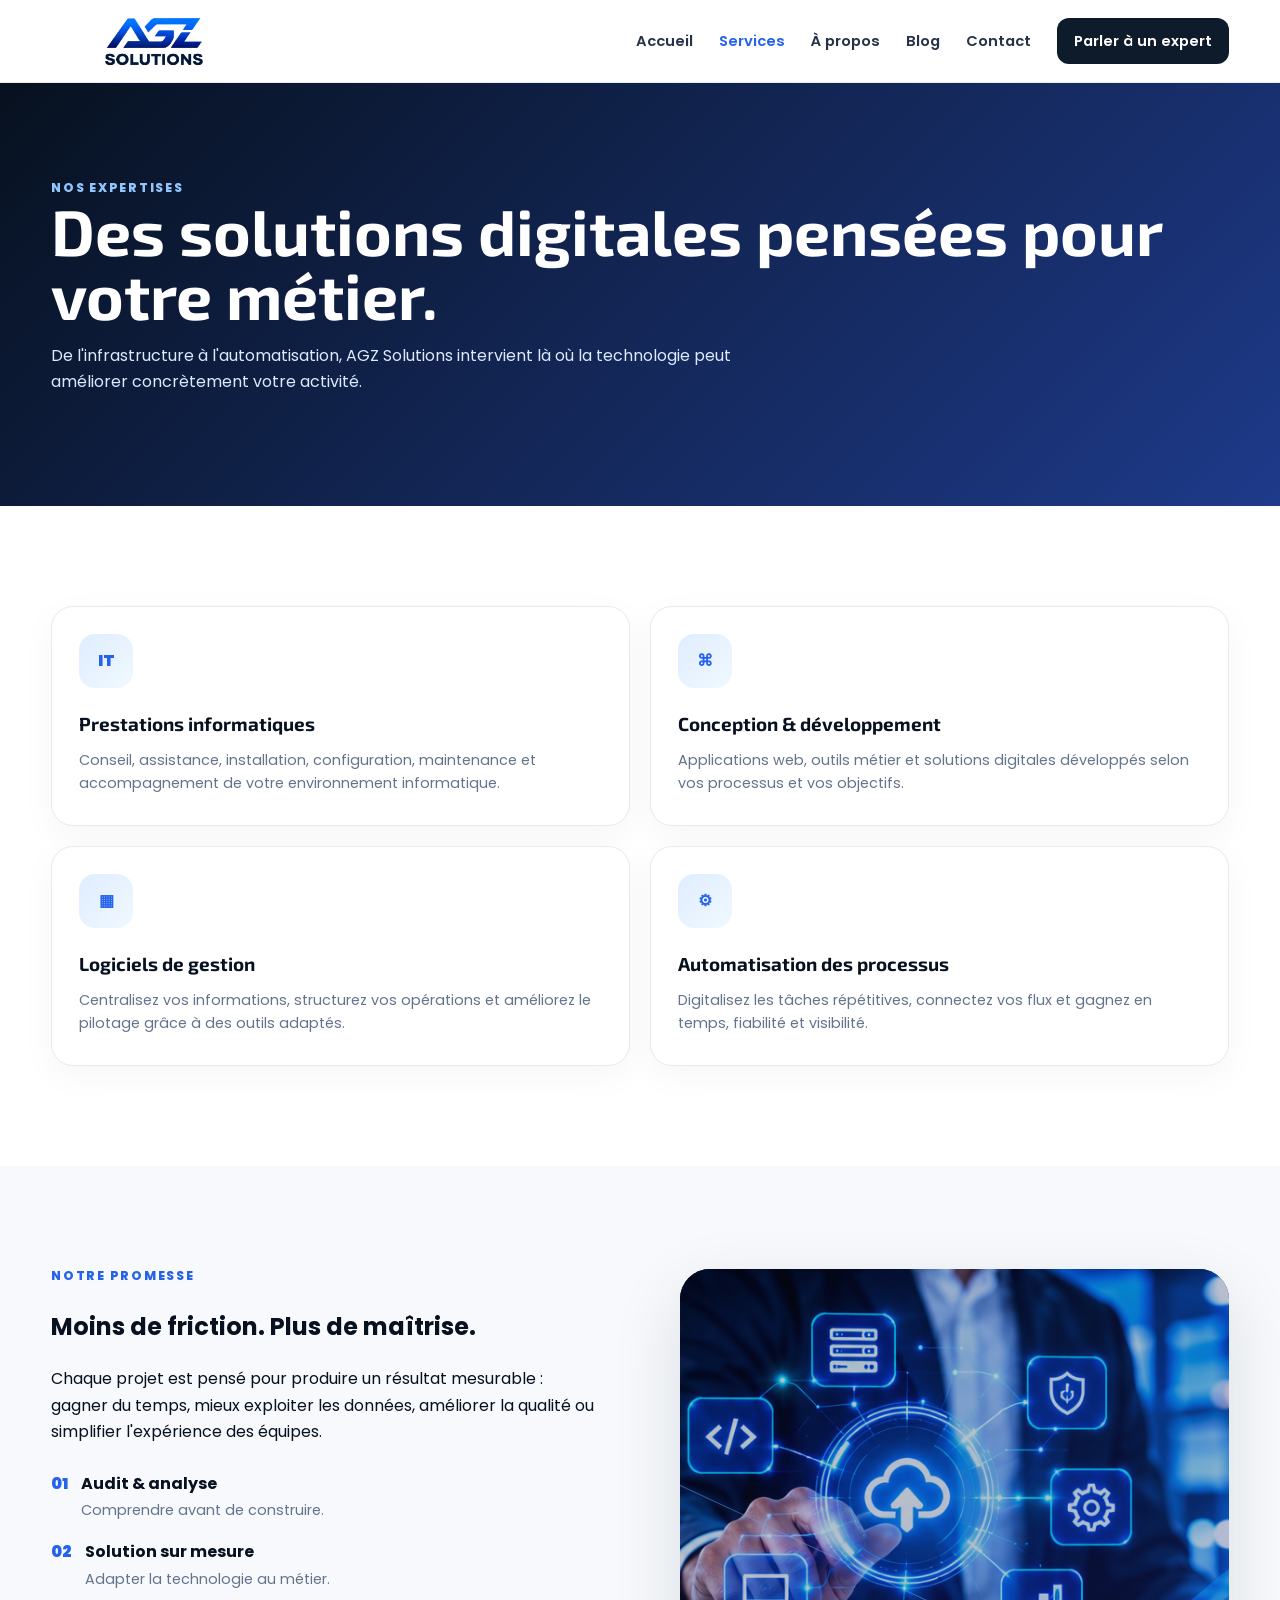
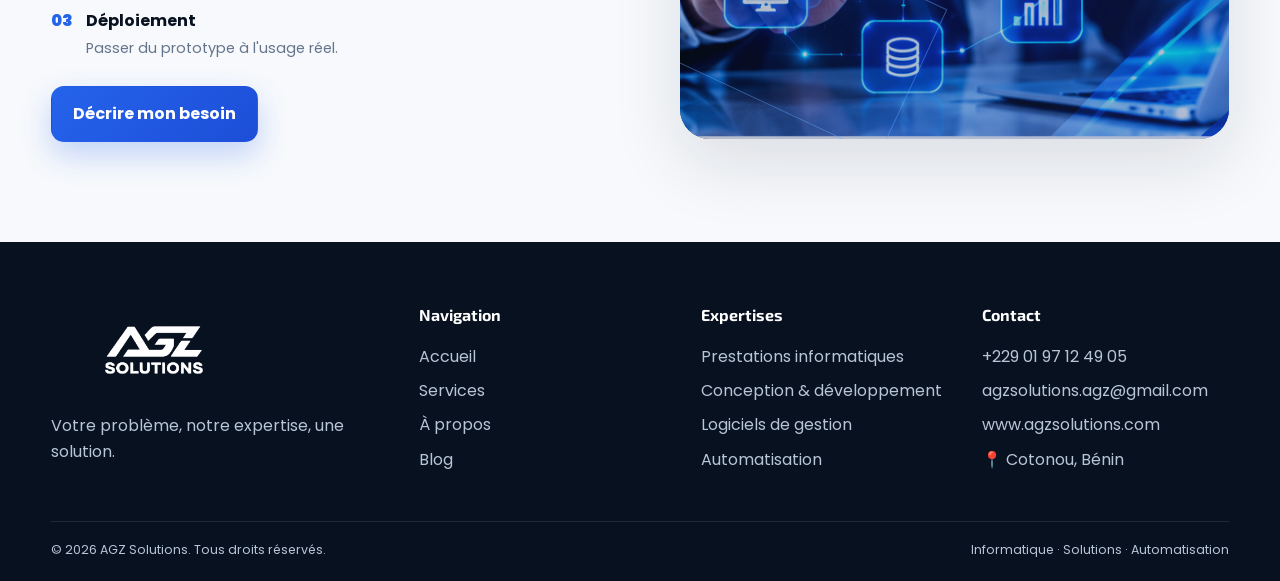
<file: site/services.html>
<!doctype html>
<html lang="fr">

<head>
    <meta charset="utf-8">
    <meta name="viewport" content="width=device-width, initial-scale=1">

    <title>Services | AGZ Solutions</title>

    <meta
        name="description"
        content="AGZ Solutions — Votre problème, notre expertise, une solution. Prestations informatiques, développement, logiciels de gestion et automatisation."
    >

    <link rel="stylesheet" href="assets/style.css">
</head>

<body>

    <!-- ==================== NAVIGATION ==================== -->
    <header class="navbar">
        <div class="container nav-inner">

            <a href="index.html">
                <img
                    class="logo"
                    src="assets/logo-agz-solutions.png"
                    alt="AGZ Solutions"
                >
            </a>

            <button class="mobile-toggle">☰</button>

            <nav class="nav-links">
                <a href="index.html">Accueil</a>

                <a
                    class="active"
                    href="services.html"
                >
                    Services
                </a>

                <a href="a-propos.html">À propos</a>

                <a href="blog.html">Blog</a>

                <a href="contact.html">Contact</a>

                <a
                    class="cta-mini"
                    href="contact.html"
                >
                    Parler à un expert
                </a>
            </nav>

        </div>
    </header>


    <!-- ==================== HERO ==================== -->
    <section class="page-hero">

        <div class="container">

            <div
                class="eyebrow"
                style="color: #93c5fd;"
            >
                Nos expertises
            </div>

            <h1>
                Des solutions digitales pensées pour votre métier.
            </h1>

            <p>
                De l'infrastructure à l'automatisation,
                AGZ Solutions intervient là où la technologie
                peut améliorer concrètement votre activité.
            </p>

        </div>

    </section>


    <!-- ==================== SERVICES ==================== -->
    <section class="section">

        <div class="container">

            <div class="service-list">

                <!-- Prestation informatique -->
                <article
                    class="card reveal"
                    id="prestation"
                >
                    <div class="icon">IT</div>

                    <h3>
                        Prestations informatiques
                    </h3>

                    <p>
                        Conseil, assistance, installation,
                        configuration, maintenance et accompagnement
                        de votre environnement informatique.
                    </p>
                </article>


                <!-- Développement -->
                <article
                    class="card reveal"
                    id="developpement"
                >
                    <div class="icon">⌘</div>

                    <h3>
                        Conception &amp; développement
                    </h3>

                    <p>
                        Applications web, outils métier et solutions
                        digitales développés selon vos processus
                        et vos objectifs.
                    </p>
                </article>


                <!-- Logiciels de gestion -->
                <article
                    class="card reveal"
                    id="gestion"
                >
                    <div class="icon">▦</div>

                    <h3>
                        Logiciels de gestion
                    </h3>

                    <p>
                        Centralisez vos informations, structurez vos
                        opérations et améliorez le pilotage grâce
                        à des outils adaptés.
                    </p>
                </article>


                <!-- Automatisation -->
                <article
                    class="card reveal"
                    id="automation"
                >
                    <div class="icon">⚙</div>

                    <h3>
                        Automatisation des processus
                    </h3>

                    <p>
                        Digitalisez les tâches répétitives, connectez
                        vos flux et gagnez en temps, fiabilité
                        et visibilité.
                    </p>
                </article>

            </div>

        </div>

    </section>


    <!-- ==================== PROMESSE ==================== -->
    <section class="section alt">

        <div class="container split">

            <div class="reveal">

                <div class="eyebrow">
                    Notre promesse
                </div>

                <h2>
                    Moins de friction. Plus de maîtrise.
                </h2>

                <p>
                    Chaque projet est pensé pour produire un résultat
                    mesurable : gagner du temps, mieux exploiter les
                    données, améliorer la qualité ou simplifier
                    l'expérience des équipes.
                </p>


                <!-- Étapes -->
                <div class="bullets">

                    <div class="bullet">
                        <i>01</i>

                        <div>
                            <strong>
                                Audit &amp; analyse
                            </strong>

                            <span>
                                Comprendre avant de construire.
                            </span>
                        </div>
                    </div>


                    <div class="bullet">
                        <i>02</i>

                        <div>
                            <strong>
                                Solution sur mesure
                            </strong>

                            <span>
                                Adapter la technologie au métier.
                            </span>
                        </div>
                    </div>


                    <div class="bullet">
                        <i>03</i>

                        <div>
                            <strong>
                                Déploiement
                            </strong>

                            <span>
                                Passer du prototype à l'usage réel.
                            </span>
                        </div>
                    </div>

                </div>


                <!-- Bouton -->
                <a
                    class="btn btn-primary"
                    href="contact.html"
                >
                    Décrire mon besoin
                </a>

            </div>


            <!-- Logo -->

            <div class="visual reveal">

               <div class="visual-logo">
                        <img src="assets/images/Services.jpeg" alt="Services informatiques AGZ Solutions">
               </div>
            </div>


            <!--
            <div class="visual reveal">

                <div class="visual-logo">
                    <img
                        src="assets/logo-agz-solutions.png"
                        alt=""
                    >
                </div>
            </div>
             -->

        </div>

    </section>


    <!-- ==================== FOOTER ==================== -->
    <footer class="footer">

        <div class="container">

            <div class="footer-grid">

                <!-- Présentation -->
                <div>

                    <img
                        class="logo"
                        src="assets/logo-agz-solutions.png"
                        alt="AGZ Solutions"
                    >

                    <p>
                        Votre problème, notre expertise,
                        une solution.
                    </p>

                </div>


                <!-- Navigation -->
                <div>

                    <h4>
                        Navigation
                    </h4>

                    <a href="index.html">
                        Accueil
                    </a>

                    <a href="services.html">
                        Services
                    </a>

                    <a href="a-propos.html">
                        À propos
                    </a>

                    <a href="blog.html">
                        Blog
                    </a>

                </div>


                <!-- Expertises -->
                <div>

                    <h4>
                        Expertises
                    </h4>

                    <a href="services.html#prestation">
                        Prestations informatiques
                    </a>

                    <a href="services.html#developpement">
                        Conception &amp; développement
                    </a>

                    <a href="services.html#gestion">
                        Logiciels de gestion
                    </a>

                    <a href="services.html#automation">
                        Automatisation
                    </a>

                </div>


                <!-- Contact -->
                <div>

                    <h4>
                        Contact
                    </h4>

                    <a href="tel:+2290197124905">
                        +229 01 97 12 49 05
                    </a>

                    <a href="mailto:agzsolutions.agz@gmail.com">
                        agzsolutions.agz@gmail.com
                    </a>

                    <a href="https://www.agzsolutions.com">
                        www.agzsolutions.com
                    </a>

                    <span>
                        📍 Cotonou, Bénin
                    </span>

                </div>

            </div>


            <!-- Copyright -->
            <div class="footer-bottom">

                <span>
                    ©
                    <span data-year></span>
                    AGZ Solutions. Tous droits réservés.
                </span>

                <span>
                    Informatique · Solutions · Automatisation
                </span>

            </div>

        </div>

    </footer>


    <!-- ==================== JAVASCRIPT ==================== -->
    <script src="assets/script.js"></script>

</body>

</html>
</file>
<file: site/assets/style.css>
/* =========================================
   IMPORTATION DES POLICES
========================================= */

@import url('https://fonts.googleapis.com/css2?family=Exo+2:wght@500;600;700;800&family=Poppins:wght@400;500;600;700&display=swap');


/* =========================================
   VARIABLES
========================================= */

:root {
    --navy: #0d1b2a;
    --blue: #1e3a8a;
    --electric: #2563eb;
    --sky: #60a5fa;
    --cyan: #06b6d4;
    --teal: #14b8a6;
    --ink: #07111f;
    --muted: #64748b;
    --line: #e5eaf2;
    --bg: #f7f9fc;
    --white: #fff;

    --radius: 24px;
    --shadow: 0 24px 70px rgba(13, 27, 42, 0.12);
}


/* =========================================
   RESET & BASE
========================================= */

* {
    box-sizing: border-box;
}

html {
    scroll-behavior: smooth;
}

body {
    margin: 0;
    font-family: Poppins, Arial, sans-serif;
    color: var(--ink);
    background: #fff;
    line-height: 1.65;
}

a {
    text-decoration: none;
    color: inherit;
}

.container {
    width: min(1180px, 92%);
    margin: auto;
}


/* =========================================
   NAVIGATION
========================================= */

.navbar {
    position: sticky;
    top: 0;
    z-index: 100;
    background: rgba(255, 255, 255, 0.9);
    backdrop-filter: blur(18px);
    border-bottom: 1px solid rgba(226, 232, 240, 0.8);
}

.nav-inner {
    height: 82px;
    display: flex;
    align-items: center;
    justify-content: space-between;
}

.logo {
    width: 205px;
    display: block;
}

.nav-links {
    display: flex;
    align-items: center;
    gap: 26px;
    font-weight: 600;
    font-size: 0.92rem;
}

.nav-links a {
    color: #263247;
}

.nav-links a:hover,
.nav-links a.active {
    color: var(--electric);
}

.nav-links .cta-mini {
    padding: 11px 17px;
    border-radius: 12px;
    background: var(--navy);
    color: #fff;
}

.mobile-toggle {
    display: none;
    border: 0;
    background: none;
    font-size: 1.6rem;
}


/* =========================================
   BOUTONS
========================================= */

.btn {
    display: inline-flex;
    align-items: center;
    justify-content: center;
    padding: 14px 21px;
    border-radius: 13px;
    font-weight: 700;
    border: 1px solid transparent;
    transition: 0.25s;
    cursor: pointer;
}

.btn-primary {
    background: linear-gradient(135deg, var(--electric), #1d4ed8);
    color: #fff;
    box-shadow: 0 13px 30px rgba(37, 99, 235, 0.25);
}

.btn-primary:hover {
    transform: translateY(-3px);
    box-shadow: 0 18px 35px rgba(37, 99, 235, 0.32);
}

.btn-light {
    background: #fff;
    color: var(--navy);
}

.btn-ghost {
    border-color: #cbd5e1;
    color: var(--blue);
    background: #fff;
}

.btn-ghost:hover {
    border-color: var(--electric);
}


/* =========================================
   HERO
========================================= */

.hero {
    position: relative;
    overflow: hidden;
    background:
        radial-gradient(
            circle at 82% 22%,
            rgba(37, 99, 235, 0.5),
            transparent 30%
        ),
        linear-gradient(
            135deg,
            #07111f 0%,
            #0d1b2a 42%,
            #173b8e 100%
        );
    color: #fff;
}

.hero::before {
    content: "";
    position: absolute;
    inset: 0;
    opacity: 0.12;
    background-image:
        linear-gradient(
            90deg,
            rgba(96, 165, 250, 0.8) 1px,
            transparent 1px
        ),
        linear-gradient(
            rgba(96, 165, 250, 0.8) 1px,
            transparent 1px
        );
    background-size: 72px 72px;
    mask-image: linear-gradient(to right, black, transparent 80%);
}

.hero-grid {
    position: relative;
    min-height: 720px;
    display: grid;
    grid-template-columns: 1.08fr 0.92fr;
    align-items: center;
    gap: 60px;
}

.eyebrow {
    font-size: 0.78rem;
    text-transform: uppercase;
    letter-spacing: 0.14em;
    font-weight: 800;
    color: var(--electric);
}

.hero .eyebrow {
    color: #93c5fd;
}

.hero h1 {
    font-family: "Exo 2", sans-serif;
    font-size: clamp(3rem, 6vw, 5.8rem);
    line-height: 0.98;
    letter-spacing: -0.045em;
    margin: 17px 0 24px;
}

.hero h1 span {
    color: #60a5fa;
}

.hero p {
    font-size: 1.12rem;
    color: #dbeafe;
    max-width: 680px;
}

.actions {
    display: flex;
    gap: 14px;
    flex-wrap: wrap;
    margin-top: 30px;
}

.trust {
    display: flex;
    gap: 25px;
    flex-wrap: wrap;
    margin-top: 32px;
    color: #cbd5e1;
    font-size: 0.82rem;
}

.trust strong {
    color: #fff;
    display: block;
    font-size: 1.1rem;
}


/* =========================================
   DASHBOARD
========================================= */

.dashboard {
    position: relative;
    padding: 14px;
}

.dashboard::before {
    content: "";
    position: absolute;
    inset: 8% -4% -8% 4%;
    background: rgba(96, 165, 250, 0.15);
    filter: blur(40px);
}

.window {
    position: relative;
    background: rgba(255, 255, 255, 0.96);
    border-radius: 25px;
    padding: 17px;
    color: var(--ink);
    box-shadow: 0 35px 100px rgba(0, 0, 0, 0.3);
    transform: rotate(1.3deg);
}

.window-top {
    display: flex;
    align-items: center;
    gap: 6px;
    padding: 2px 5px 14px;
    border-bottom: 1px solid var(--line);
}

.dot {
    width: 8px;
    height: 8px;
    border-radius: 50%;
    background: #cbd5e1;
}

.window-title {
    margin-left: auto;
    font-size: 0.72rem;
    color: #64748b;
}

.dash-body {
    display: grid;
    grid-template-columns: 120px 1fr;
    min-height: 390px;
}

.side {
    border-right: 1px solid var(--line);
    padding: 20px 12px;
}

.side b {
    font-family: "Exo 2";
    font-size: 1rem;
    color: var(--blue);
}

.side span {
    display: block;
    margin: 16px 0;
    font-size: 0.68rem;
    color: #94a3b8;
}

.main-dash {
    padding: 20px;
}

.dash-heading {
    display: flex;
    justify-content: space-between;
    align-items: center;
}

.dash-heading h3 {
    margin: 0;
    font-size: 1rem;
}

.badge {
    font-size: 0.65rem;
    padding: 6px 9px;
    border-radius: 999px;
    background: #dcfce7;
    color: #166534;
    font-weight: 700;
}

.metrics {
    display: grid;
    grid-template-columns: repeat(3, 1fr);
    gap: 10px;
    margin: 18px 0;
}

.metric {
    background: #f8fafc;
    border-radius: 12px;
    padding: 12px;
}

.metric strong {
    display: block;
    font-family: "Exo 2";
    font-size: 1.25rem;
    color: var(--blue);
}

.metric span {
    font-size: 0.62rem;
    color: #64748b;
}

.chart {
    height: 145px;
    border-radius: 15px;
    background: linear-gradient(180deg, #eff6ff, #fff);
    position: relative;
    overflow: hidden;
}

.chart::before {
    content: "";
    position: absolute;
    left: 6%;
    right: 5%;
    bottom: 25px;
    height: 2px;
    background: linear-gradient(
        90deg,
        #93c5fd,
        #2563eb,
        #06b6d4
    );
    transform: skewY(-8deg);
    box-shadow:
        35px -18px 0 -0.5px #60a5fa,
        80px -6px 0 -0.5px #2563eb,
        125px -34px 0 -0.5px #06b6d4;
}

.chart::after {
    content: "PERFORMANCE";
    position: absolute;
    top: 13px;
    left: 14px;
    font-size: 0.62rem;
    color: #64748b;
    font-weight: 700;
}


/* =========================================
   SECTIONS
========================================= */

.section {
    padding: 100px 0;
}

.section.alt {
    background: var(--bg);
}

.section-head {
    max-width: 760px;
    margin: 0 auto 55px;
    text-align: center;
}

.section-head h2 {
    font-family: "Exo 2";
    font-size: clamp(2.1rem, 4vw, 3.5rem);
    line-height: 1.05;
    margin: 10px 0 16px;
    letter-spacing: -0.035em;
}

.section-head p {
    color: var(--muted);
}


/* =========================================
   CARTES
========================================= */

.cards {
    display: grid;
    grid-template-columns: repeat(4, 1fr);
    gap: 18px;
}

.card {
    background: #fff;
    border: 1px solid var(--line);
    border-radius: 22px;
    padding: 27px;
    transition: 0.25s;
    box-shadow: 0 10px 35px rgba(15, 23, 42, 0.04);
}

.card:hover {
    transform: translateY(-7px);
    border-color: #bfdbfe;
    box-shadow: var(--shadow);
}

.icon {
    width: 54px;
    height: 54px;
    border-radius: 16px;
    display: grid;
    place-items: center;
    background: linear-gradient(135deg, #e0ecff, #f0f9ff);
    color: var(--electric);
    font-weight: 900;
    margin-bottom: 20px;
}

.card h3 {
    font-family: "Exo 2";
    margin: 0 0 9px;
    font-size: 1.18rem;
}

.card p {
    margin: 0;
    color: var(--muted);
    font-size: 0.9rem;
}


/* =========================================
   PRÉSENTATION / VISUEL
========================================= */

.split {
    display: grid;
    grid-template-columns: 1fr 1fr;
    gap: 80px;
    align-items: center;
}

.visual {
    height: 470px;
    border-radius: 30px;
    background:
        radial-gradient(
            circle at 75% 25%,
            rgba(37, 99, 235, 0.55),
            transparent 25%
        ),
        linear-gradient(
            145deg,
            #07111f,
            #102c67 70%,
            #2563eb
        );
    position: relative;
    overflow: hidden;
    box-shadow: var(--shadow);
}

.visual::before,
.visual::after {
    content: "";
    position: absolute;
    border: 1px solid rgba(96, 165, 250, 0.45);
    transform: rotate(25deg);
}

.visual::before {
    width: 520px;
    height: 230px;
    right: -180px;
    top: 80px;
}

.visual::after {
    width: 400px;
    height: 160px;
    left: -150px;
    bottom: 60px;
}

.visual-logo {
    position: absolute;
    inset: 0;
    display: grid;
    place-items: center;
}
 /*
.visual-logo img {
    width: 280px;
    filter: brightness(0) invert(1);
    opacity: 0.98;
} */
----------------------------------
.visual-logo {
    position: absolute;
    inset: 0;
    overflow: hidden;
}

.visual-logo img {
    width: 100%;
    height: 100%;
    object-fit: cover;
    display: block;
}

.visual-logo::after {
    content: "";
    position: absolute;
    inset: 0;
    background: linear-gradient(
        135deg,
        rgba(7, 17, 31, 0.25),
        rgba(30, 58, 138, 0.35)
    );
}

.bullets {
    display: grid;
    gap: 16px;
    margin: 25px 0;
}

.bullet {
    display: flex;
    gap: 13px;
}

.bullet i {
    font-style: normal;
    color: var(--electric);
    font-weight: 900;
}

.bullet strong {
    display: block;
}

.bullet span {
    color: var(--muted);
    font-size: 0.9rem;
}


/* =========================================
   PROCESSUS
========================================= */

.process {
    display: grid;
    grid-template-columns: repeat(4, 1fr);
    gap: 18px;
}

.step {
    position: relative;
    background: #fff;
    border: 1px solid var(--line);
    border-radius: 20px;
    padding: 27px;
}

.step::before {
    content: "";
    position: absolute;
    top: 0;
    left: 0;
    right: 0;
    height: 3px;
    background: linear-gradient(
        90deg,
        var(--electric),
        var(--cyan)
    );
    border-radius: 20px 20px 0 0;
}

.step-num {
    font-family: "Exo 2";
    font-weight: 800;
    color: var(--electric);
    font-size: 0.78rem;
}

.step h3 {
    font-family: "Exo 2";
    margin: 12px 0 6px;
}

.step p {
    color: var(--muted);
    font-size: 0.9rem;
    margin: 0;
}


/* =========================================
   CHIFFRES CLÉS
========================================= */

.numbers {
    display: grid;
    grid-template-columns: repeat(4, 1fr);
    gap: 20px;
}

.number {
    text-align: center;
}

.number strong {
    font-family: "Exo 2";
    font-size: 2.6rem;
    color: var(--blue);
    display: block;
}

.number span {
    color: var(--muted);
    font-size: 0.86rem;
}


/* =========================================
   BLOG
========================================= */

.blog-grid {
    display: grid;
    grid-template-columns: repeat(3, 1fr);
    gap: 20px;
}

.post {
    border: 1px solid var(--line);
    border-radius: 22px;
    overflow: hidden;
    background: #fff;
    transition: 0.25s;
}

.post:hover {
    transform: translateY(-5px);
    box-shadow: var(--shadow);
}

.post-cover {
    height: 185px;
    background:
        radial-gradient(
            circle at 75% 30%,
            #2563eb,
            transparent 23%
        ),
        linear-gradient(
            135deg,
            #07111f,
            #173b8e
        );
    position: relative;
    overflow: hidden;
}

.post-cover::after {
    content: "AGZ";
    position: absolute;
    right: 22px;
    bottom: -7px;
    font-family: "Exo 2";
    font-size: 5rem;
    font-weight: 800;
    color: rgba(255, 255, 255, 0.1);
}

.post-body {
    padding: 23px;
}

.post-meta {
    font-size: 0.7rem;
    letter-spacing: 0.1em;
    font-weight: 800;
    color: var(--electric);
}

.post h3 {
    font-family: "Exo 2";
    font-size: 1.2rem;
    line-height: 1.2;
    margin: 9px 0;
}

.post p {
    color: var(--muted);
    font-size: 0.88rem;
}


/* =========================================
   CALL TO ACTION
========================================= */

.cta {
    position: relative;
    overflow: hidden;
    border-radius: 30px;
    padding: 58px;
    background: linear-gradient(
        135deg,
        #07111f,
        #1e3a8a
    );
    color: #fff;
    display: flex;
    justify-content: space-between;
    align-items: center;
    gap: 30px;
}

.cta::after {
    content: "";
    position: absolute;
    width: 300px;
    height: 300px;
    border: 1px solid rgba(96, 165, 250, 0.35);
    border-radius: 50%;
    right: -100px;
    top: -120px;
}

.cta h2 {
    font-family: "Exo 2";
    font-size: 2.4rem;
    line-height: 1.05;
    margin: 0 0 9px;
}

.cta p {
    margin: 0;
    color: #dbeafe;
}


/* =========================================
   HERO DES PAGES INTERNES
========================================= */

.page-hero {
    padding: 95px 0;
    background: linear-gradient(
        135deg,
        #07111f,
        #1e3a8a
    );
    color: #fff;
}

.page-hero h1 {
    font-family: "Exo 2";
    font-size: clamp(2.7rem, 5vw, 4.5rem);
    line-height: 1;
    margin: 0 0 15px;
}

.page-hero p {
    max-width: 750px;
    color: #dbeafe;
}


/* =========================================
   SERVICES
========================================= */

.service-list {
    display: grid;
    grid-template-columns: repeat(2, 1fr);
    gap: 20px;
}

.service-list .card {
    min-height: 220px;
}


/* =========================================
   CONTACT
========================================= */

.contact-grid {
    display: grid;
    grid-template-columns: 0.8fr 1.2fr;
    gap: 35px;
}

.contact-info {
    display: grid;
    gap: 14px;
}

.contact-item {
    padding: 21px;
    border: 1px solid var(--line);
    border-radius: 17px;
    background: #fff;
}

.form {
    padding: 32px;
    border: 1px solid var(--line);
    border-radius: 24px;
    box-shadow: var(--shadow);
}

.form-grid {
    display: grid;
    grid-template-columns: 1fr 1fr;
    gap: 17px;
}

label {
    display: block;
    font-size: 0.84rem;
    font-weight: 700;
    margin-bottom: 7px;
}

input,
select,
textarea {
    width: 100%;
    font: inherit;
    border: 1px solid #cbd5e1;
    border-radius: 11px;
    padding: 13px 14px;
    outline: none;
}

input:focus,
select:focus,
textarea:focus {
    border-color: var(--electric);
    box-shadow: 0 0 0 4px rgba(37, 99, 235, 0.1);
}

textarea {
    min-height: 160px;
    resize: vertical;
}

.full {
    grid-column: 1 / -1;
}


/* =========================================
   FOOTER
========================================= */

.footer {
    background: #07111f;
    color: #b8c5d6;
    padding: 60px 0 20px;
}

.footer-grid {
    display: grid;
    grid-template-columns: 1.35fr 1fr 1fr 1fr;
    gap: 35px;
}

.footer .logo {
    filter: brightness(0) invert(1);
    margin-bottom: 15px;
}

.footer h4 {
    color: #fff;
    margin: 0 0 15px;
    font-family: "Exo 2";
}

.footer a {
    display: block;
    margin: 8px 0;
    color: #b8c5d6;
}

.footer a:hover {
    color: #60a5fa;
}

.footer-bottom {
    border-top: 1px solid rgba(255, 255, 255, 0.1);
    margin-top: 40px;
    padding-top: 18px;
    font-size: 0.78rem;
    display: flex;
    justify-content: space-between;
}


/* =========================================
   RESPONSIVE — TABLETTE
========================================= */

@media (max-width: 1000px) {

    .nav-links {
        display: none;
        position: absolute;
        left: 0;
        right: 0;
        top: 82px;
        background: #fff;
        padding: 22px;
        flex-direction: column;
        box-shadow: 0 20px 40px rgba(0, 0, 0, 0.08);
    }

    .nav-links.open {
        display: flex;
    }

    .mobile-toggle {
        display: block;
    }

    .hero-grid,
    .split,
    .contact-grid {
        grid-template-columns: 1fr;
    }

    .hero-grid {
        padding: 75px 0;
    }

    .dashboard {
        max-width: 700px;
    }

    .cards {
        grid-template-columns: repeat(2, 1fr);
    }

    .process {
        grid-template-columns: repeat(2, 1fr);
    }

    .numbers {
        grid-template-columns: repeat(2, 1fr);
    }

    .footer-grid {
        grid-template-columns: repeat(2, 1fr);
    }
}


/* =========================================
   RESPONSIVE — MOBILE
========================================= */

@media (max-width: 650px) {

    .logo {
        width: 175px;
    }

    .hero h1 {
        font-size: 3.2rem;
    }

    .section {
        padding: 70px 0;
    }

    .cards,
    .service-list,
    .blog-grid,
    .process,
    .form-grid {
        grid-template-columns: 1fr;
    }

    .numbers {
        grid-template-columns: 1fr 1fr;
    }

    .dash-body {
        grid-template-columns: 1fr;
    }

    .side {
        display: none;
    }

    .visual {
        height: 350px;
    }

    .cta {
        padding: 34px;
        display: block;
    }

    .cta .btn {
        margin-top: 22px;
    }

    .footer-grid {
        grid-template-columns: 1fr;
    }

    .footer-bottom {
        display: block;
    }
}



/* =========================================
   PAGE DETAIL D'ARTICLE
========================================= */

.article-hero {
    background: linear-gradient(135deg, #0d1b2a 0%, #1e3a8a 65%, #2563eb 100%);
    color: #fff;
    padding: 65px 0 85px;
}

.article-hero-inner {
    max-width: 900px;
    margin: 0 auto;
}

.article-back {
    display: inline-block;
    color: #dbeafe;
    text-decoration: none;
    margin-bottom: 32px;
    transition: color 0.2s ease;
}

.article-back:hover {
    color: #fff;
}

.article-category {
    display: table;
    margin-bottom: 20px;
    padding: 7px 15px;
    border: 1px solid rgba(255, 255, 255, 0.35);
    border-radius: 30px;
    background: rgba(255, 255, 255, 0.10);
    color: #fff;
    font-size: 0.85rem;
    font-weight: 600;
}

.article-hero h1 {
    max-width: 850px;
    margin: 0 0 22px;
    color: #fff;
    font-family: "Exo 2", sans-serif;
    font-size: clamp(2rem, 4.5vw, 3.5rem);
    line-height: 1.15;
    overflow-wrap: anywhere;
}

.article-publication {
    margin: 0;
    color: #dbeafe;
    font-size: 0.92rem;
}

.article-section {
    padding: 0 0 80px;
    background: #f7f9fc;
}

.article-container {
    max-width: 960px;
}

.article-cover {
    position: relative;
    margin: -35px 0 0;
    overflow: hidden;
    border-radius: 22px;
    background: #e5eaf2;
    box-shadow: 0 24px 60px rgba(13, 27, 42, 0.16);
}

.article-cover img {
    display: block;
    width: 100%;
    max-height: 520px;
    object-fit: cover;
}

.article-body {
    max-width: 790px;
    margin: 38px auto 0;
    padding: clamp(24px, 5vw, 55px);
    border: 1px solid #e5eaf2;
    border-radius: 22px;
    background: #fff;
    box-shadow: 0 12px 40px rgba(13, 27, 42, 0.05);
}

.article-excerpt {
    margin: 0 0 30px;
    padding-left: 22px;
    border-left: 4px solid #2563eb;
    color: #334155;
    font-size: 1.15rem;
    font-weight: 500;
    line-height: 1.8;
}

.article-content {
    color: #334155;
    font-size: 1.02rem;
    line-height: 1.95;
    overflow-wrap: anywhere;
}

.article-end {
    margin-top: 45px;
    padding-top: 28px;
    border-top: 1px solid #e5eaf2;
}

.article-end > span {
    color: #1e3a8a;
    font-family: "Exo 2", sans-serif;
    font-size: 1.2rem;
    font-weight: 700;
}

.article-end p {
    margin: 8px 0 22px;
    color: #64748b;
}

.article-end .btn {
    display: inline-flex;
    align-items: center;
    justify-content: center;
    text-decoration: none;
}

@media (max-width: 650px) {
    .article-hero {
        padding: 42px 0 65px;
    }

    .article-back {
        margin-bottom: 25px;
    }

    .article-cover {
        margin-top: -25px;
        border-radius: 15px;
    }

    .article-cover img {
        max-height: 320px;
    }

    .article-body {
        margin-top: 24px;
        padding: 24px 20px;
        border-radius: 16px;
    }

    .article-excerpt {
        font-size: 1.05rem;
    }

    .article-content {
        font-size: 0.98rem;
        line-height: 1.85;
    }
}


/* Ajustement : image, extrait et contenu dans un même bloc */

.article-container {
    max-width: 790px;
    width: 100%;
    margin: 0 auto;
    padding: 0;
    overflow: hidden;
    border: 1px solid #e5eaf2;
    border-radius: 22px;
    background: #fff;
    box-shadow: 0 12px 40px rgba(13, 27, 42, 0.08);
}

.article-cover {
    margin: 0;
    border-radius: 0;
    box-shadow: none;
    background: #e5eaf2;
}

.article-cover img {
    display: block;
    width: 100%;
    max-width: 100%;
    max-height: 520px;
    object-fit: cover;
}

.article-body {
    width: 100%;
    max-width: none;
    box-sizing: border-box;
    margin: 0;
    padding: clamp(24px, 5vw, 45px);
    border: none;
    border-radius: 0;
    box-shadow: none;
}

@media (max-width: 650px) {
    .article-container {
        width: 100%;
        border-radius: 16px;
    }

    .article-cover img {
        max-height: 320px;
    }

    .article-body {
        padding: 24px 20px;
    }
}


/* =========================================
   COMMENTAIRES DES ARTICLES
========================================= */

.comments-section {
    margin-top: 42px;
    padding-top: 32px;
    border-top: 1px solid #e5eaf2;
}

.comments-section h2 {
    margin: 0 0 8px;
    color: #0d1b2a;
    font-family: "Exo 2", sans-serif;
    font-size: 1.65rem;
}

.comments-intro,
.comments-empty {
    color: #64748b;
}

.comments-empty {
    margin: 22px 0;
    padding: 18px;
    border-radius: 12px;
    background: #f7f9fc;
}

.comments-list {
    display: grid;
    gap: 14px;
    margin: 24px 0 36px;
}

.comment-card {
    padding: 18px 20px;
    border: 1px solid #e5eaf2;
    border-radius: 14px;
    background: #f9fbff;
}

.comment-header {
    display: flex;
    flex-wrap: wrap;
    align-items: center;
    justify-content: space-between;
    gap: 8px;
    margin-bottom: 10px;
}

.comment-header strong {
    color: #1e3a8a;
}

.comment-header time {
    color: #64748b;
    font-size: 0.82rem;
}

.comment-card p {
    margin: 0;
    color: #334155;
    line-height: 1.8;
    overflow-wrap: anywhere;
}

.comment-form {
    display: grid;
    gap: 18px;
    margin-top: 32px;
    padding: 24px;
    border: 1px solid #e5eaf2;
    border-radius: 16px;
    background: #f7f9fc;
}

.comment-form h3 {
    margin: 0;
    color: #0d1b2a;
    font-family: "Exo 2", sans-serif;
    font-size: 1.3rem;
}

.comment-form-field {
    display: grid;
    gap: 8px;
}

.comment-form-field label {
    color: #334155;
    font-size: 0.92rem;
    font-weight: 600;
}

.comment-form-field input,
.comment-form-field textarea {
    width: 100%;
    box-sizing: border-box;
    padding: 12px 14px;
    border: 1px solid #cbd5e1;
    border-radius: 10px;
    background: #fff;
    color: #07111f;
    font: inherit;
}

.comment-form-field input:focus,
.comment-form-field textarea:focus {
    outline: 2px solid #93c5fd;
    border-color: #2563eb;
}

.comment-form-field textarea {
    resize: vertical;
}

.comment-form .btn {
    justify-self: start;
    cursor: pointer;
}

.comment-notice {
    margin: -8px 0 0;
    color: #64748b;
    font-size: 0.85rem;
}

@media (max-width: 650px) {
    .comments-section {
        margin-top: 30px;
        padding-top: 25px;
    }

    .comment-form {
        padding: 18px;
    }

    .comment-header {
        align-items: flex-start;
        flex-direction: column;
    }
}


/* Bouton d'ouverture du formulaire de commentaire */

.comment-toggle {
    margin-top: 20px;
}

.comment-form[hidden] {
    display: none !important;
}

.comment-form:not([hidden]) {
    margin-top: 22px;
}

/* =========================================
   ACTIONS ET MODALE DES COMMENTAIRES
========================================= */


.article-actions {
    display: flex;
    flex-direction: row;
    flex-wrap: nowrap;
    align-items: center;
    justify-content: flex-start;
    gap: 10px;
    margin-top: 26px;
    width: 100%;
    box-sizing: border-box;
}

.article-actions .btn {
    flex: 0 1 auto;
    min-width: 0;
    white-space: nowrap;
    font-family: inherit;
    font-weight: 500;
}

#toggle-comments {
    min-width: 0;
}


.article-actions .btn {
    display: inline-flex;
    align-items: center;
    justify-content: center;
    gap: 8px;
    cursor: pointer;
    text-align: center;
}

.btn-comments {
    background: #f1f5f9;
    color: #1e293b;
    border: 1px solid #cbd5e1;
}

.btn-comments:hover {
    background: #e2e8f0;
}

.comments-section {
    margin-top: 30px;
}

.comments-section[hidden],
.comments-list[hidden],
.comments-empty[hidden] {
    display: none !important;
}

/* Fenêtre modale */

.comment-modal {
    position: fixed;
    inset: 0;
    z-index: 1000;
    display: flex;
    align-items: center;
    justify-content: center;
    padding: 20px;
    background: rgba(15, 23, 42, 0.72);
    overflow-y: auto;
}

.comment-modal[hidden] {
    display: none !important;
}

.comment-modal-content {
    position: relative;
    width: 100%;
    max-width: 560px;
    max-height: calc(100vh - 40px);
    overflow-y: auto;
    padding: 28px;
    border-radius: 18px;
    background: #fff;
    box-shadow: 0 24px 70px rgba(0, 0, 0, 0.25);
}

.comment-modal-close {
    position: absolute;
    top: 12px;
    right: 16px;
    display: flex;
    align-items: center;
    justify-content: center;
    width: 38px;
    height: 38px;
    border: 0;
    border-radius: 50%;
    background: #f1f5f9;
    color: #334155;
    font-size: 25px;
    cursor: pointer;
}

.comment-modal-close:hover {
    background: #e2e8f0;
}

.comment-modal .comment-form {
    margin-top: 18px;
    padding: 0;
    border: 0;
    background: #fff;
}

@media (max-width: 650px) {
    .article-actions {
        flex-direction: column;
        align-items: stretch;
    }

    .article-actions .btn {
        width: 100%;
        box-sizing: border-box;
    }

    .comment-modal {
        padding: 12px;
    }

    .comment-modal-content {
        max-height: calc(100vh - 24px);
        padding: 24px 18px;
    }
}


/* Alignement et taille des boutons d'action */
.article-actions {
    display: flex;
    flex-direction: row;
    flex-wrap: wrap;
    align-items: center;
    justify-content: flex-start;
    gap: 10px;
    margin-top: 26px;
}

.article-actions .btn {
    display: inline-flex;
    align-items: center;
    justify-content: center;
    gap: 6px;
    min-height: 40px;
    padding: 9px 14px;
    font-size: 0.9rem;
    line-height: 1.3;
    cursor: pointer;
    text-align: center;
    box-sizing: border-box;
    font-family: inherit;
    font-weight: 500;
}

/* Adaptation aux écrans étroits */
@media (max-width: 650px) {
    .article-actions {
        flex-direction: column;
        align-items: stretch;
        gap: 10px;
    }

    .article-actions .btn {
        width: 100%;
    }
}

/* Stabiliser l'alignement des boutons d'action */
.article-actions {
    align-items: center;
}

.article-actions .btn {
    white-space: nowrap;
    flex-shrink: 0;
}

#toggle-comments {
    min-width: 205px;
}
</file>
<file: assets/css/style.css>
/* ============================================================
   AGZ SOLUTIONS — Espace d'administration
   Design system : couleurs, typographie, composants partagés
   ============================================================ */

@import url('https://fonts.googleapis.com/css2?family=Sora:wght@600;700;800&family=Inter:wght@400;500;600;700&display=swap');

:root {
    /* Couleurs de marque */
    --navy-900: #0a1930;
    --navy-800: #0f2140;
    --navy-700: #15305a;
    --blue-600: #2e6ff2;
    --blue-500: #4a84f5;
    --blue-100: #e8f0fe;

    /* Statuts */
    --green-600: #16a34a;
    --green-100: #e7f8ee;
    --amber-600: #b7791f;
    --amber-100: #fdf1de;
    --red-600: #d9432e;
    --red-100: #fdeae7;

    /* Neutres */
    --bg: #f4f6fb;
    --surface: #ffffff;
    --border: #e4e9f2;
    --text-900: #151b28;
    --text-600: #5b6779;
    --text-400: #93a0b4;

    /* Effets */
    --radius-s: 8px;
    --radius-m: 12px;
    --radius-l: 18px;
    --shadow-card: 0 1px 2px rgba(16, 24, 40, .06), 0 1px 8px rgba(16, 24, 40, .05);
    --shadow-pop: 0 12px 32px rgba(10, 25, 48, .16);

    --font-display: 'Sora', 'Inter', sans-serif;
    --font-body: 'Inter', sans-serif;
}

*,
*::before,
*::after {
    box-sizing: border-box;
}

html,
body {
    height: 100%;
}

body {
    margin: 0;
    font-family: var(--font-body);
    background: var(--bg);
    color: var(--text-900);
    -webkit-font-smoothing: antialiased;
}

img {
    max-width: 100%;
    display: block;
}

a {
    color: inherit;
    text-decoration: none;
}

button {
    font-family: inherit;
    cursor: pointer;
}

ul {
    margin: 0;
    padding: 0;
    list-style: none;
}

h1,
h2,
h3,
h4 {
    margin: 0;
    font-family: var(--font-display);
}

input,
select,
textarea {
    font-family: inherit;
}

:focus-visible {
    outline: 2px solid var(--blue-600);
    outline-offset: 2px;
}

/* ============================================================
   Layout général : sidebar + topbar + contenu
   ============================================================ */
.app-shell {
    display: grid;
    grid-template-columns: 260px 1fr;
    min-height: 100vh;
}

/* ---- Sidebar ---- */
.sidebar {
    background: linear-gradient(180deg, var(--navy-900), var(--navy-800) 60%);
    color: #cdd8ec;
    padding: 22px 14px 18px;
    position: sticky;
    top: 0;
    height: 100vh;
    overflow-y: auto;
    display: flex;
    flex-direction: column;
}

.sidebar-brand {
    display: flex;
    align-items: center;
    gap: 10px;
    padding: 4px 10px 22px;
}

.sidebar-brand .mark {
    width: 34px;
    height: 34px;
    border-radius: 9px;
    background: linear-gradient(135deg, var(--blue-500), var(--blue-600));
    display: flex;
    align-items: center;
    justify-content: center;
    font-family: var(--font-display);
    font-weight: 800;
    color: #fff;
    font-size: 16px;
    flex-shrink: 0;
}

.sidebar-brand .word {
    font-family: var(--font-display);
    font-weight: 700;
    letter-spacing: .02em;
    color: #fff;
    font-size: 14px;
    line-height: 1.15;
}

.sidebar-brand .word span {
    display: block;
    font-size: 10px;
    font-weight: 600;
    color: #7c8cae;
    letter-spacing: .12em;
}

.nav-group {
    margin-top: 18px;
}

.nav-group-label {
    font-size: 11px;
    font-weight: 600;
    letter-spacing: .09em;
    color: #5c6c8c;
    padding: 0 12px;
    margin-bottom: 6px;
}

.nav-link {
    display: flex;
    align-items: center;
    gap: 11px;
    padding: 9px 12px;
    border-radius: var(--radius-s);
    font-size: 13.5px;
    font-weight: 500;
    color: #b7c2da;
    margin-bottom: 2px;
    transition: background .15s ease, color .15s ease;
}

.nav-link svg {
    width: 17px;
    height: 17px;
    flex-shrink: 0;
    opacity: .85;
}

.nav-link:hover {
    background: rgba(255, 255, 255, .06);
    color: #fff;
}

.nav-link.active {
    background: var(--blue-600);
    color: #fff;
}

.nav-link.active svg {
    opacity: 1;
}

.sidebar-footer {
    margin-top: auto;
    padding-top: 14px;
    border-top: 1px solid rgba(255, 255, 255, .08);
}

/* ---- Topbar ---- */
.topbar {
    background: var(--surface);
    border-bottom: 1px solid var(--border);
    padding: 0 28px;
    height: 66px;
    display: flex;
    align-items: center;
    justify-content: space-between;
    gap: 20px;
    position: sticky;
    top: 0;
    z-index: 20;
}

.topbar-search {
    display: flex;
    align-items: center;
    gap: 9px;
    background: var(--bg);
    border: 1px solid var(--border);
    border-radius: 999px;
    padding: 8px 16px;
    width: 320px;
    color: var(--text-400);
}

.topbar-search svg {
    width: 16px;
    height: 16px;
    flex-shrink: 0;
}

.topbar-search input {
    border: 0;
    background: none;
    outline: none;
    font-size: 13.5px;
    width: 100%;
    color: var(--text-900);
}

.topbar-right {
    display: flex;
    align-items: center;
    gap: 18px;
}

.icon-btn {
    position: relative;
    width: 38px;
    height: 38px;
    border-radius: 50%;
    border: 1px solid var(--border);
    background: var(--surface);
    display: flex;
    align-items: center;
    justify-content: center;
    color: var(--text-600);
}

.icon-btn svg {
    width: 18px;
    height: 18px;
}

.icon-btn .dot {
    position: absolute;
    top: 6px;
    right: 7px;
    width: 8px;
    height: 8px;
    border-radius: 50%;
    background: var(--red-600);
    border: 2px solid var(--surface);
}

.user-chip {
    display: flex;
    align-items: center;
    gap: 10px;
}

.user-chip .avatar {
    width: 38px;
    height: 38px;
    border-radius: 50%;
    background: linear-gradient(135deg, var(--blue-500), var(--navy-700));
    color: #fff;
    display: flex;
    align-items: center;
    justify-content: center;
    font-weight: 700;
    font-size: 13px;
    font-family: var(--font-display);
}

.user-chip .who {
    line-height: 1.25;
}

.user-chip .who .name {
    font-size: 13.5px;
    font-weight: 600;
}

.user-chip .who .role {
    font-size: 11.5px;
    color: var(--text-400);
}

/* ---- Contenu ---- */
.content {
    padding: 28px 32px 60px;
    max-width: 1400px;
}

.page-head {
    margin-bottom: 22px;
}

.page-head .eyebrow-row {
    display: flex;
    align-items: center;
    gap: 8px;
    font-size: 12.5px;
    color: var(--text-400);
    margin-bottom: 6px;
}

.page-head h1 {
    font-size: 23px;
    font-weight: 700;
    color: var(--text-900);
}

.page-head p {
    margin: 6px 0 0;
    color: var(--text-600);
    font-size: 14px;
}

.page-head-row {
    display: flex;
    align-items: flex-end;
    justify-content: space-between;
    gap: 16px;
    flex-wrap: wrap;
}

/* ---- Boutons ---- */
.btn {
    display: inline-flex;
    align-items: center;
    gap: 8px;
    padding: 10px 18px;
    border-radius: var(--radius-s);
    font-size: 13.5px;
    font-weight: 600;
    border: 1px solid transparent;
    transition: filter .15s ease, background .15s ease;
}

.btn svg {
    width: 15px;
    height: 15px;
}

.btn-primary {
    background: var(--blue-600);
    color: #fff;
}

.btn-primary:hover {
    filter: brightness(1.07);
}

.btn-outline {
    background: var(--surface);
    border-color: var(--border);
    color: var(--text-700, var(--text-900));
}

.btn-outline:hover {
    background: var(--bg);
}

.btn-ghost {
    background: transparent;
    color: var(--text-600);
}

.btn-danger-outline {
    background: var(--surface);
    border-color: var(--red-100);
    color: var(--red-600);
}

.btn-block {
    width: 100%;
    justify-content: center;
}

.btn-lg {
    padding: 12px 20px;
    font-size: 14.5px;
}

/* ---- Cartes / surfaces ---- */
.card {
    background: var(--surface);
    border: 1px solid var(--border);
    border-radius: var(--radius-m);
    box-shadow: var(--shadow-card);
}

.card-pad {
    padding: 22px 24px;
}

.card-header {
    display: flex;
    align-items: center;
    justify-content: space-between;
    padding: 18px 22px;
    border-bottom: 1px solid var(--border);
}

.card-header h2 {
    font-size: 15.5px;
    font-weight: 700;
}

.card-header .muted {
    font-size: 12.5px;
    color: var(--text-400);
}


.grid {
    display: grid;
    gap: 18px;
    width: 100%;
    min-width: 0;
}

.grid-4 {
    grid-template-columns: repeat(4, minmax(0, 1fr));
}

.grid-2 {
    grid-template-columns: minmax(0, 3fr) minmax(0, 2fr);
    width: 100%;
}

.grid-2>.card {
    min-width: 0;
}

.grid-2 svg {
    display: block;
    width: 100%;
    max-width: 100%;
}

@media (max-width: 760px) {
    .grid-4 {
        grid-template-columns: repeat(2, minmax(0, 1fr));
    }

    .grid-2 {
        grid-template-columns: minmax(0, 1fr);
    }
}

/*
.grid{ display:grid; gap:18px; }
.grid-4{ grid-template-columns:repeat(4,1fr); }

.grid-2{ grid-template-columns:1.6fr 1fr; }
@media (max-width:1180px){ .grid-4{ grid-template-columns:repeat(2,1fr);} .grid-2{ grid-template-columns:1fr; } }
*/
/* ---- Stat cards ---- */
.stat-card {
    padding: 20px 22px;
}

.stat-card .label {
    font-size: 12.5px;
    color: var(--text-600);
    font-weight: 500;
    margin-bottom: 10px;
    display: flex;
    align-items: center;
    justify-content: space-between;
}

.stat-card .label svg {
    width: 16px;
    height: 16px;
    color: var(--text-400);
}

.stat-card .value {
    font-family: var(--font-display);
    font-size: 26px;
    font-weight: 700;
}

.stat-card .delta {
    margin-top: 8px;
    font-size: 12px;
    font-weight: 600;
    display: flex;
    align-items: center;
    gap: 5px;
}

.stat-card .delta.up {
    color: var(--green-600);
}

.stat-card .delta.down {
    color: var(--red-600);
}

/* ---- Badges ---- */
.badge {
    display: inline-flex;
    align-items: center;
    gap: 6px;
    padding: 4px 10px;
    border-radius: 999px;
    font-size: 12px;
    font-weight: 600;
}

.badge::before {
    content: '';
    width: 6px;
    height: 6px;
    border-radius: 50%;
}

.badge-green {
    background: var(--green-100);
    color: var(--green-600);
}

.badge-green::before {
    background: var(--green-600);
}

.badge-amber {
    background: var(--amber-100);
    color: var(--amber-600);
}

.badge-amber::before {
    background: var(--amber-600);
}

.badge-gray {
    background: #eef1f6;
    color: var(--text-600);
}

.badge-gray::before {
    background: var(--text-400);
}

/* ---- Tables ---- */
.table-wrap {
    overflow-x: auto;
}

table.data-table {
    width: 100%;
    border-collapse: collapse;
    font-size: 13.5px;
}

.data-table th {
    text-align: left;
    font-size: 11.5px;
    font-weight: 600;
    letter-spacing: .04em;
    color: var(--text-400);
    padding: 12px 22px;
    border-bottom: 1px solid var(--border);
    white-space: nowrap;
}

.data-table td {
    padding: 14px 22px;
    border-bottom: 1px solid var(--border);
    vertical-align: middle;
    color: var(--text-900);
}

.data-table tr:last-child td {
    border-bottom: none;
}

.data-table tr:hover td {
    background: #fafbfd;
}

.cell-title {
    font-weight: 600;
}

.cell-sub {
    font-size: 12px;
    color: var(--text-400);
    margin-top: 2px;
}

.row-thumb {
    width: 42px;
    height: 42px;
    border-radius: 9px;
    object-fit: cover;
    background: var(--bg);
    border: 1px solid var(--border);
}

.actions-cell {
    display: flex;
    gap: 6px;
}

.icon-action {
    width: 30px;
    height: 30px;
    border-radius: 7px;
    border: 1px solid var(--border);
    background: var(--surface);
    display: flex;
    align-items: center;
    justify-content: center;
    color: var(--text-600);
}

.icon-action svg {
    width: 14px;
    height: 14px;
}

.icon-action:hover {
    background: var(--bg);
}

.icon-action.danger:hover {
    background: var(--red-100);
    color: var(--red-600);
    border-color: var(--red-100);
}

.pagination {
    display: flex;
    align-items: center;
    justify-content: space-between;
    padding: 14px 22px;
}

.pagination .muted {
    font-size: 12.5px;
    color: var(--text-400);
}

.page-btns {
    display: flex;
    gap: 6px;
}

.page-btn {
    width: 30px;
    height: 30px;
    border-radius: 7px;
    border: 1px solid var(--border);
    background: var(--surface);
    display: flex;
    align-items: center;
    justify-content: center;
    font-size: 12.5px;
    font-weight: 600;
    color: var(--text-600);
}

.page-btn.active {
    background: var(--blue-600);
    border-color: var(--blue-600);
    color: #fff;
}

/* ---- Formulaires ---- */
.field {
    margin-bottom: 16px;
}

.field label {
    display: block;
    font-size: 12.5px;
    font-weight: 600;
    color: var(--text-900);
    margin-bottom: 6px;
}

.field .hint {
    font-size: 11.5px;
    color: var(--text-400);
    margin-top: 5px;
}

.field input[type=text],
.field input[type=email],
.field input[type=password],
.field input[type=tel],
.field input[type=url],
.field select,
.field textarea {
    width: 100%;
    padding: 10px 13px;
    border: 1px solid var(--border);
    border-radius: var(--radius-s);
    font-size: 13.5px;
    color: var(--text-900);
    background: var(--surface);
}

.field textarea {
    resize: vertical;
    min-height: 90px;
}

.field input:focus,
.field select:focus,
.field textarea:focus {
    border-color: var(--blue-600);
    box-shadow: 0 0 0 3px var(--blue-100);
}

.field-row {
    display: flex;
    gap: 14px;
}

.field-row .field {
    flex: 1;
}

.toolbar-fake {
    display: flex;
    gap: 4px;
    padding: 8px;
    border: 1px solid var(--border);
    border-bottom: 0;
    border-radius: var(--radius-s) var(--radius-s) 0 0;
    background: var(--bg);
}

.toolbar-fake button {
    width: 28px;
    height: 28px;
    border-radius: 6px;
    border: 0;
    background: transparent;
    color: var(--text-600);
    font-size: 12.5px;
    font-weight: 700;
}

.toolbar-fake button:hover {
    background: var(--surface);
}

.rte-body {
    border: 1px solid var(--border);
    border-radius: 0 0 var(--radius-s) var(--radius-s);
    padding: 12px 14px;
    min-height: 120px;
    font-size: 13.5px;
    color: var(--text-600);
}

.upload-box {
    border: 1.5px dashed var(--border);
    border-radius: var(--radius-m);
    padding: 22px;
    display: flex;
    flex-direction: column;
    align-items: center;
    text-align: center;
    gap: 10px;
    color: var(--text-400);
    background: var(--bg);
}

.upload-box svg {
    width: 26px;
    height: 26px;
}

.upload-box .fname {
    font-size: 12px;
    color: var(--text-600);
}

.tag-list {
    display: flex;
    flex-wrap: wrap;
    gap: 8px;
    margin-top: 8px;
}

.tag-pill {
    display: flex;
    align-items: center;
    gap: 8px;
    background: var(--bg);
    border: 1px solid var(--border);
    border-radius: 999px;
    padding: 6px 8px 6px 14px;
    font-size: 12.5px;
}

.tag-pill button {
    width: 18px;
    height: 18px;
    border-radius: 50%;
    border: 0;
    background: var(--border);
    color: var(--text-600);
    font-size: 11px;
    display: flex;
    align-items: center;
    justify-content: center;
}

.switch {
    position: relative;
    display: inline-block;
    width: 40px;
    height: 22px;
    flex-shrink: 0;
}

.switch input {
    opacity: 0;
    width: 0;
    height: 0;
}

.switch .track {
    position: absolute;
    inset: 0;
    background: var(--border);
    border-radius: 999px;
    transition: .15s;
}

.switch .track::before {
    content: '';
    position: absolute;
    width: 16px;
    height: 16px;
    left: 3px;
    top: 3px;
    background: #fff;
    border-radius: 50%;
    transition: .15s;
    box-shadow: 0 1px 2px rgba(0, 0, 0, .25);
}

.switch input:checked+.track {
    background: var(--green-600);
}

.switch input:checked+.track::before {
    transform: translateX(18px);
}

.switch-row {
    display: flex;
    align-items: center;
    gap: 10px;
    font-size: 13px;
    font-weight: 500;
}

.form-footer {
    display: flex;
    justify-content: flex-end;
    gap: 10px;
    padding-top: 18px;
    margin-top: 6px;
    border-top: 1px solid var(--border);
}

/* ---- Tabs ---- */
.tabs {
    display: flex;
    gap: 6px;
    padding: 0 22px;
    border-bottom: 1px solid var(--border);
}

.tab {
    padding: 14px 6px;
    margin-right: 20px;
    font-size: 13.5px;
    font-weight: 600;
    color: var(--text-400);
    border-bottom: 2px solid transparent;
}

.tab.active {
    color: var(--blue-600);
    border-color: var(--blue-600);
}

.tab .count {
    background: var(--bg);
    border-radius: 999px;
    padding: 1px 7px;
    font-size: 11px;
    margin-left: 6px;
}

/* ---- Activité / listes ---- */
.activity-item {
    display: flex;
    gap: 12px;
    padding: 13px 0;
    border-bottom: 1px solid var(--border);
}

.activity-item:last-child {
    border-bottom: 0;
}

.activity-icon {
    width: 34px;
    height: 34px;
    border-radius: 9px;
    background: var(--blue-100);
    color: var(--blue-600);
    display: flex;
    align-items: center;
    justify-content: center;
    flex-shrink: 0;
}

.activity-icon svg {
    width: 16px;
    height: 16px;
}

.activity-body p {
    margin: 0;
    font-size: 13.5px;
    font-weight: 500;
}

.activity-body span {
    font-size: 12px;
    color: var(--text-400);
}

/* Utility */
.mt-0 {
    margin-top: 0;
}

.flex {
    display: flex;
}

.items-center {
    align-items: center;
}

.gap-8 {
    gap: 8px;
}

.text-muted {
    color: var(--text-600);
}

@media (max-width: 980px) {
    .app-shell {
        grid-template-columns: 1fr;
    }

    .sidebar {
        position: fixed;
        left: 0;
        top: 0;
        width: 260px;
        transform: translateX(-100%);
        z-index: 50;
        transition: transform .2s ease;
    }

    .sidebar.open {
        transform: translateX(0);
        box-shadow: var(--shadow-pop);
    }

    .topbar-search {
        display: none;
    }
}


/* Pages accueil du site*/
/* =========================================
   IMPORTATION DES POLICES
========================================= */

@import url('https://fonts.googleapis.com/css2?family=Exo+2:wght@500;600;700;800&family=Poppins:wght@400;500;600;700&display=swap');


/* =========================================
   VARIABLES
========================================= */

:root {
    --navy: #0d1b2a;
    --blue: #1e3a8a;
    --electric: #2563eb;
    --sky: #60a5fa;
    --cyan: #06b6d4;
    --teal: #14b8a6;
    --ink: #07111f;
    --muted: #64748b;
    --line: #e5eaf2;
    --bg: #f7f9fc;
    --white: #fff;

    --radius: 24px;
    --shadow: 0 24px 70px rgba(13, 27, 42, 0.12);
}


/* =========================================
   RESET & BASE
========================================= */

* {
    box-sizing: border-box;
}

html {
    scroll-behavior: smooth;
}

body {
    margin: 0;
    font-family: Poppins, Arial, sans-serif;
    color: var(--ink);
    background: #fff;
    line-height: 1.65;
}

a {
    text-decoration: none;
    color: inherit;
}

.container {
    width: min(1180px, 92%);
    margin: auto;
}


/* =========================================
   NAVIGATION
========================================= */

.navbar {
    position: sticky;
    top: 0;
    z-index: 100;
    background: rgba(255, 255, 255, 0.9);
    backdrop-filter: blur(18px);
    border-bottom: 1px solid rgba(226, 232, 240, 0.8);
}

.nav-inner {
    height: 82px;
    display: flex;
    align-items: center;
    justify-content: space-between;
}

.logo {
    width: 205px;
    display: block;
}

.nav-links {
    display: flex;
    align-items: center;
    gap: 26px;
    font-weight: 600;
    font-size: 0.92rem;
}

.nav-links a {
    color: #263247;
}

.nav-links a:hover,
.nav-links a.active {
    color: var(--electric);
}

.nav-links .cta-mini {
    padding: 11px 17px;
    border-radius: 12px;
    background: var(--navy);
    color: #fff;
}

.mobile-toggle {
    display: none;
    border: 0;
    background: none;
    font-size: 1.6rem;
}


/* =========================================
   BOUTONS
========================================= */

.btn {
    display: inline-flex;
    align-items: center;
    justify-content: center;
    padding: 14px 21px;
    border-radius: 13px;
    font-weight: 700;
    border: 1px solid transparent;
    transition: 0.25s;
    cursor: pointer;
}

.btn-primary {
    background: linear-gradient(135deg, var(--electric), #1d4ed8);
    color: #fff;
    box-shadow: 0 13px 30px rgba(37, 99, 235, 0.25);
}

.btn-primary:hover {
    transform: translateY(-3px);
    box-shadow: 0 18px 35px rgba(37, 99, 235, 0.32);
}

.btn-light {
    background: #fff;
    color: var(--navy);
}

.btn-ghost {
    border-color: #cbd5e1;
    color: var(--blue);
    background: #fff;
}

.btn-ghost:hover {
    border-color: var(--electric);
}


/* =========================================
   HERO
========================================= */

.hero {
    position: relative;
    overflow: hidden;
    background:
        radial-gradient(circle at 82% 22%,
            rgba(37, 99, 235, 0.5),
            transparent 30%),
        linear-gradient(135deg,
            #07111f 0%,
            #0d1b2a 42%,
            #173b8e 100%);
    color: #fff;
}

.hero::before {
    content: "";
    position: absolute;
    inset: 0;
    opacity: 0.12;
    background-image:
        linear-gradient(90deg,
            rgba(96, 165, 250, 0.8) 1px,
            transparent 1px),
        linear-gradient(rgba(96, 165, 250, 0.8) 1px,
            transparent 1px);
    background-size: 72px 72px;
    mask-image: linear-gradient(to right, black, transparent 80%);
}

.hero-grid {
    position: relative;
    min-height: 720px;
    display: grid;
    grid-template-columns: 1.08fr 0.92fr;
    align-items: center;
    gap: 60px;
}

.eyebrow {
    font-size: 0.78rem;
    text-transform: uppercase;
    letter-spacing: 0.14em;
    font-weight: 800;
    color: var(--electric);
}

.hero .eyebrow {
    color: #93c5fd;
}

.hero h1 {
    font-family: "Exo 2", sans-serif;
    font-size: clamp(3rem, 6vw, 5.8rem);
    line-height: 0.98;
    letter-spacing: -0.045em;
    margin: 17px 0 24px;
}

.hero h1 span {
    color: #60a5fa;
}

.hero p {
    font-size: 1.12rem;
    color: #dbeafe;
    max-width: 680px;
}

.actions {
    display: flex;
    gap: 14px;
    flex-wrap: wrap;
    margin-top: 30px;
}

.trust {
    display: flex;
    gap: 25px;
    flex-wrap: wrap;
    margin-top: 32px;
    color: #cbd5e1;
    font-size: 0.82rem;
}

.trust strong {
    color: #fff;
    display: block;
    font-size: 1.1rem;
}


/* =========================================
   DASHBOARD
========================================= */

.dashboard {
    position: relative;
    padding: 14px;
}

.dashboard::before {
    content: "";
    position: absolute;
    inset: 8% -4% -8% 4%;
    background: rgba(96, 165, 250, 0.15);
    filter: blur(40px);
}

.window {
    position: relative;
    background: rgba(255, 255, 255, 0.96);
    border-radius: 25px;
    padding: 17px;
    color: var(--ink);
    box-shadow: 0 35px 100px rgba(0, 0, 0, 0.3);
    transform: rotate(1.3deg);
}

.window-top {
    display: flex;
    align-items: center;
    gap: 6px;
    padding: 2px 5px 14px;
    border-bottom: 1px solid var(--line);
}

.dot {
    width: 8px;
    height: 8px;
    border-radius: 50%;
    background: #cbd5e1;
}

.window-title {
    margin-left: auto;
    font-size: 0.72rem;
    color: #64748b;
}

.dash-body {
    display: grid;
    grid-template-columns: 120px 1fr;
    min-height: 390px;
}

.side {
    border-right: 1px solid var(--line);
    padding: 20px 12px;
}

.side b {
    font-family: "Exo 2";
    font-size: 1rem;
    color: var(--blue);
}

.side span {
    display: block;
    margin: 16px 0;
    font-size: 0.68rem;
    color: #94a3b8;
}

.main-dash {
    padding: 20px;
}

.dash-heading {
    display: flex;
    justify-content: space-between;
    align-items: center;
}

.dash-heading h3 {
    margin: 0;
    font-size: 1rem;
}

.badge {
    font-size: 0.65rem;
    padding: 6px 9px;
    border-radius: 999px;
    background: #dcfce7;
    color: #166534;
    font-weight: 700;
}

.metrics {
    display: grid;
    grid-template-columns: repeat(3, 1fr);
    gap: 10px;
    margin: 18px 0;
}

.metric {
    background: #f8fafc;
    border-radius: 12px;
    padding: 12px;
}

.metric strong {
    display: block;
    font-family: "Exo 2";
    font-size: 1.25rem;
    color: var(--blue);
}

.metric span {
    font-size: 0.62rem;
    color: #64748b;
}

.chart {
    height: 145px;
    border-radius: 15px;
    background: linear-gradient(180deg, #eff6ff, #fff);
    position: relative;
    overflow: hidden;
}

.chart::before {
    content: "";
    position: absolute;
    left: 6%;
    right: 5%;
    bottom: 25px;
    height: 2px;
    background: linear-gradient(90deg,
            #93c5fd,
            #2563eb,
            #06b6d4);
    transform: skewY(-8deg);
    box-shadow:
        35px -18px 0 -0.5px #60a5fa,
        80px -6px 0 -0.5px #2563eb,
        125px -34px 0 -0.5px #06b6d4;
}

.chart::after {
    content: "PERFORMANCE";
    position: absolute;
    top: 13px;
    left: 14px;
    font-size: 0.62rem;
    color: #64748b;
    font-weight: 700;
}


/* =========================================
   SECTIONS
========================================= */

.section {
    padding: 100px 0;
}

.section.alt {
    background: var(--bg);
}

.section-head {
    max-width: 760px;
    margin: 0 auto 55px;
    text-align: center;
}

.section-head h2 {
    font-family: "Exo 2";
    font-size: clamp(2.1rem, 4vw, 3.5rem);
    line-height: 1.05;
    margin: 10px 0 16px;
    letter-spacing: -0.035em;
}

.section-head p {
    color: var(--muted);
}


/* =========================================
   CARTES
========================================= */

.cards {
    display: grid;
    grid-template-columns: repeat(4, 1fr);
    gap: 18px;
}

.card {
    background: #fff;
    border: 1px solid var(--line);
    border-radius: 22px;
    padding: 27px;
    transition: 0.25s;
    box-shadow: 0 10px 35px rgba(15, 23, 42, 0.04);
}

.card:hover {
    transform: translateY(-7px);
    border-color: #bfdbfe;
    box-shadow: var(--shadow);
}

.icon {
    width: 54px;
    height: 54px;
    border-radius: 16px;
    display: grid;
    place-items: center;
    background: linear-gradient(135deg, #e0ecff, #f0f9ff);
    color: var(--electric);
    font-weight: 900;
    margin-bottom: 20px;
}

.card h3 {
    font-family: "Exo 2";
    margin: 0 0 9px;
    font-size: 1.18rem;
}

.card p {
    margin: 0;
    color: var(--muted);
    font-size: 0.9rem;
}


/* =========================================
   PRÉSENTATION / VISUEL
========================================= */

.split {
    display: grid;
    grid-template-columns: 1fr 1fr;
    gap: 80px;
    align-items: center;
}

.visual {
    height: 470px;
    border-radius: 30px;
    background:
        radial-gradient(circle at 75% 25%,
            rgba(37, 99, 235, 0.55),
            transparent 25%),
        linear-gradient(145deg,
            #07111f,
            #102c67 70%,
            #2563eb);
    position: relative;
    overflow: hidden;
    box-shadow: var(--shadow);
}

.visual::before,
.visual::after {
    content: "";
    position: absolute;
    border: 1px solid rgba(96, 165, 250, 0.45);
    transform: rotate(25deg);
}

.visual::before {
    width: 520px;
    height: 230px;
    right: -180px;
    top: 80px;
}

.visual::after {
    width: 400px;
    height: 160px;
    left: -150px;
    bottom: 60px;
}

.visual-logo {
    position: absolute;
    inset: 0;
    display: grid;
    place-items: center;
}

/*
.visual-logo img {
    width: 280px;
    filter: brightness(0) invert(1);
    opacity: 0.98;
} */
---------------------------------- .visual-logo {
    position: absolute;
    inset: 0;
    overflow: hidden;
}

.visual-logo img {
    width: 100%;
    height: 100%;
    object-fit: cover;
    display: block;
}

.visual-logo::after {
    content: "";
    position: absolute;
    inset: 0;
    background: linear-gradient(135deg,
            rgba(7, 17, 31, 0.25),
            rgba(30, 58, 138, 0.35));
}

.bullets {
    display: grid;
    gap: 16px;
    margin: 25px 0;
}

.bullet {
    display: flex;
    gap: 13px;
}

.bullet i {
    font-style: normal;
    color: var(--electric);
    font-weight: 900;
}

.bullet strong {
    display: block;
}

.bullet span {
    color: var(--muted);
    font-size: 0.9rem;
}


/* =========================================
   PROCESSUS
========================================= */

.process {
    display: grid;
    grid-template-columns: repeat(4, 1fr);
    gap: 18px;
}

.step {
    position: relative;
    background: #fff;
    border: 1px solid var(--line);
    border-radius: 20px;
    padding: 27px;
}

.step::before {
    content: "";
    position: absolute;
    top: 0;
    left: 0;
    right: 0;
    height: 3px;
    background: linear-gradient(90deg,
            var(--electric),
            var(--cyan));
    border-radius: 20px 20px 0 0;
}

.step-num {
    font-family: "Exo 2";
    font-weight: 800;
    color: var(--electric);
    font-size: 0.78rem;
}

.step h3 {
    font-family: "Exo 2";
    margin: 12px 0 6px;
}

.step p {
    color: var(--muted);
    font-size: 0.9rem;
    margin: 0;
}


/* =========================================
   CHIFFRES CLÉS
========================================= */

.numbers {
    display: grid;
    grid-template-columns: repeat(4, 1fr);
    gap: 20px;
}

.number {
    text-align: center;
}

.number strong {
    font-family: "Exo 2";
    font-size: 2.6rem;
    color: var(--blue);
    display: block;
}

.number span {
    color: var(--muted);
    font-size: 0.86rem;
}


/* =========================================
   BLOG
========================================= */

.blog-grid {
    display: grid;
    grid-template-columns: repeat(3, 1fr);
    gap: 20px;
}

.post {
    border: 1px solid var(--line);
    border-radius: 22px;
    overflow: hidden;
    background: #fff;
    transition: 0.25s;
}

.post:hover {
    transform: translateY(-5px);
    box-shadow: var(--shadow);
}

.post-cover {
    height: 185px;
    background:
        radial-gradient(circle at 75% 30%,
            #2563eb,
            transparent 23%),
        linear-gradient(135deg,
            #07111f,
            #173b8e);
    position: relative;
    overflow: hidden;
}

.post-cover::after {
    content: "AGZ";
    position: absolute;
    right: 22px;
    bottom: -7px;
    font-family: "Exo 2";
    font-size: 5rem;
    font-weight: 800;
    color: rgba(255, 255, 255, 0.1);
}

.post-body {
    padding: 23px;
}

.post-meta {
    font-size: 0.7rem;
    letter-spacing: 0.1em;
    font-weight: 800;
    color: var(--electric);
}

.post h3 {
    font-family: "Exo 2";
    font-size: 1.2rem;
    line-height: 1.2;
    margin: 9px 0;
}

.post p {
    color: var(--muted);
    font-size: 0.88rem;
}


/* =========================================
   CALL TO ACTION
========================================= */

.cta {
    position: relative;
    overflow: hidden;
    border-radius: 30px;
    padding: 58px;
    background: linear-gradient(135deg,
            #07111f,
            #1e3a8a);
    color: #fff;
    display: flex;
    justify-content: space-between;
    align-items: center;
    gap: 30px;
}

.cta::after {
    content: "";
    position: absolute;
    width: 300px;
    height: 300px;
    border: 1px solid rgba(96, 165, 250, 0.35);
    border-radius: 50%;
    right: -100px;
    top: -120px;
}

.cta h2 {
    font-family: "Exo 2";
    font-size: 2.4rem;
    line-height: 1.05;
    margin: 0 0 9px;
}

.cta p {
    margin: 0;
    color: #dbeafe;
}


/* =========================================
   HERO DES PAGES INTERNES
========================================= */

.page-hero {
    padding: 95px 0;
    background: linear-gradient(135deg,
            #07111f,
            #1e3a8a);
    color: #fff;
}

.page-hero h1 {
    font-family: "Exo 2";
    font-size: clamp(2.7rem, 5vw, 4.5rem);
    line-height: 1;
    margin: 0 0 15px;
}

.page-hero p {
    max-width: 750px;
    color: #dbeafe;
}


/* =========================================
   SERVICES
========================================= */

.service-list {
    display: grid;
    grid-template-columns: repeat(2, 1fr);
    gap: 20px;
}

.service-list .card {
    min-height: 220px;
}


/* =========================================
   CONTACT
========================================= */

.contact-grid {
    display: grid;
    grid-template-columns: 0.8fr 1.2fr;
    gap: 35px;
}

.contact-info {
    display: grid;
    gap: 14px;
}

.contact-item {
    padding: 21px;
    border: 1px solid var(--line);
    border-radius: 17px;
    background: #fff;
}

.form {
    padding: 32px;
    border: 1px solid var(--line);
    border-radius: 24px;
    box-shadow: var(--shadow);
}

.form-grid {
    display: grid;
    grid-template-columns: 1fr 1fr;
    gap: 17px;
}

label {
    display: block;
    font-size: 0.84rem;
    font-weight: 700;
    margin-bottom: 7px;
}

input,
select,
textarea {
    width: 100%;
    font: inherit;
    border: 1px solid #cbd5e1;
    border-radius: 11px;
    padding: 13px 14px;
    outline: none;
}

input:focus,
select:focus,
textarea:focus {
    border-color: var(--electric);
    box-shadow: 0 0 0 4px rgba(37, 99, 235, 0.1);
}

textarea {
    min-height: 160px;
    resize: vertical;
}

.full {
    grid-column: 1 / -1;
}


/* =========================================
   FOOTER
========================================= */

.footer {
    background: #07111f;
    color: #b8c5d6;
    padding: 60px 0 20px;
}

.footer-grid {
    display: grid;
    grid-template-columns: 1.35fr 1fr 1fr 1fr;
    gap: 35px;
}

.footer .logo {
    filter: brightness(0) invert(1);
    margin-bottom: 15px;
}

.footer h4 {
    color: #fff;
    margin: 0 0 15px;
    font-family: "Exo 2";
}

.footer a {
    display: block;
    margin: 8px 0;
    color: #b8c5d6;
}

.footer a:hover {
    color: #60a5fa;
}

.footer-bottom {
    border-top: 1px solid rgba(255, 255, 255, 0.1);
    margin-top: 40px;
    padding-top: 18px;
    font-size: 0.78rem;
    display: flex;
    justify-content: space-between;
}


/* =========================================
   RESPONSIVE — TABLETTE
========================================= */

@media (max-width: 1000px) {

    .nav-links {
        display: none;
        position: absolute;
        left: 0;
        right: 0;
        top: 82px;
        background: #fff;
        padding: 22px;
        flex-direction: column;
        box-shadow: 0 20px 40px rgba(0, 0, 0, 0.08);
    }

    .nav-links.open {
        display: flex;
    }

    .mobile-toggle {
        display: block;
    }

    .hero-grid,
    .split,
    .contact-grid {
        grid-template-columns: 1fr;
    }

    .hero-grid {
        padding: 75px 0;
    }

    .dashboard {
        max-width: 700px;
    }

    .cards {
        grid-template-columns: repeat(2, 1fr);
    }

    .process {
        grid-template-columns: repeat(2, 1fr);
    }

    .numbers {
        grid-template-columns: repeat(2, 1fr);
    }

    .footer-grid {
        grid-template-columns: repeat(2, 1fr);
    }
}


/* =========================================
   RESPONSIVE — MOBILE
========================================= */

@media (max-width: 650px) {

    .logo {
        width: 175px;
    }

    .hero h1 {
        font-size: 3.2rem;
    }

    .section {
        padding: 70px 0;
    }

    .cards,
    .service-list,
    .blog-grid,
    .process,
    .form-grid {
        grid-template-columns: 1fr;
    }

    .numbers {
        grid-template-columns: 1fr 1fr;
    }

    .dash-body {
        grid-template-columns: 1fr;
    }

    .side {
        display: none;
    }

    .visual {
        height: 350px;
    }

    .cta {
        padding: 34px;
        display: block;
    }

    .cta .btn {
        margin-top: 22px;
    }

    .footer-grid {
        grid-template-columns: 1fr;
    }

    .footer-bottom {
        display: block;
    }
}


/* Fenêtre modale - Gestion des catégories */
.modal {
    position: fixed;
    inset: 0;
    z-index: 1000;
    display: none;
    align-items: center;
    justify-content: center;
    padding: 20px;
    background: rgba(15, 23, 42, 0.60);
    backdrop-filter: blur(3px);
}

.modal-content {
    width: 100%;
    max-width: 480px;
    padding: 28px;
    background: #ffffff;
    border-radius: 16px;
    box-shadow: 0 20px 60px rgba(0, 0, 0, 0.20);
    animation: modalAppear 0.2s ease-out;
}

.modal-content h2 {
    margin: 0 0 24px;
    color: #172033;
    font-size: 22px;
    font-weight: 700;
}

/* Conteneur des notifications Toast */
#toast-container {
    position: fixed;
    top: 24px;
    right: 24px;
    z-index: 10000;
    display: flex;
    flex-direction: column;
    gap: 12px;
}

/* Notification Toast */
.agz-toast {
    min-width: 300px;
    max-width: 380px;
    padding: 16px 20px;
    background: #ffffff;
    border-radius: 10px;
    box-shadow: 0 8px 30px rgba(0, 0, 0, 0.15);
    display: flex;
    align-items: center;
    gap: 12px;
    animation: toastAppear 0.3s ease-out;
    border-left: 4px solid #16A34A;
}

/* Notification de succès */
.agz-toast.success {
    border-left-color: #16A34A;
}

/* Notification d'erreur */
.agz-toast.error {
    border-left-color: #DC2626;
}

/* Message du Toast */
.agz-toast-message {
    flex: 1;
    color: #334155;
    font-size: 14px;
    line-height: 1.5;
}

/* Bouton de fermeture */
.agz-toast-close {
    border: none;
    background: transparent;
    color: #64748B;
    font-size: 20px;
    cursor: pointer;
}

/* Animation d'apparition */
@keyframes toastAppear {
    from {
        opacity: 0;
        transform: translateX(30px);
    }

    to {
        opacity: 1;
        transform: translateX(0);
    }
}

/* Actions de la fenêtre de confirmation */
.confirmation-actions {
    display: flex;
    justify-content: flex-end;
    align-items: center;
    gap: 10px;
    margin-top: 24px;
}

#confirmation-message {
    color: #475569;
    font-size: 15px;
    line-height: 1.6;
    margin: 16px 0;
}

#catForm {
    display: flex;
    flex-direction: column;
    gap: 20px;
}

#catForm>div:not(.actions-cell) {
    display: flex;
    flex-direction: column;
    gap: 8px;
}

#catForm label {
    color: #344054;
    font-size: 14px;
    font-weight: 600;
}

#catForm input,
#catForm textarea {
    box-sizing: border-box;
    width: 100%;
    padding: 12px 14px;
    border: 1px solid #d0d5dd;
    border-radius: 9px;
    background: #ffffff;
    color: #101828;
    font: inherit;
    font-size: 14px;
    transition: border-color 0.2s, box-shadow 0.2s;
}

#catForm input:focus,
#catForm textarea:focus {
    outline: none;
    border-color: #2563eb;
    box-shadow: 0 0 0 3px rgba(37, 99, 235, 0.12);
}

#catForm textarea {
    resize: vertical;
    min-height: 90px;
}

#catForm .actions-cell {
    display: flex;
    justify-content: flex-end;
    align-items: center;
    gap: 12px;
    margin-top: 4px;
}

#catForm .actions-cell button {
    padding: 10px 16px;
    border: 1px solid #d0d5dd;
    border-radius: 9px;
    background: #ffffff;
    color: #344054;
    font: inherit;
    font-size: 14px;
    font-weight: 600;
    cursor: pointer;
}

#catForm .actions-cell button:hover {
    background: #f2f4f7;
}

#catForm .actions-cell button.btn-primary {
    border-color: transparent;
    background: #2563eb;
    color: #ffffff;
}

#catForm .actions-cell button.btn-primary:hover {
    background: #1d4ed8;
}

#catMessage {
    margin: 0;
    font-size: 14px;
}

@keyframes modalAppear {
    from {
        opacity: 0;
        transform: translateY(8px) scale(0.98);
    }

    to {
        opacity: 1;
        transform: translateY(0) scale(1);
    }
}

@media (max-width: 520px) {
    .modal-content {
        padding: 22px;
    }

    #catForm .actions-cell {
        flex-wrap: wrap;
    }
}


/* Notifications — AGZ Solutions */
.alert-success,
.alert-error {
    display: flex;
    align-items: flex-start;
    gap: 10px;
    margin: 16px 0;
    padding: 14px 16px;
    border: 1px solid transparent;
    border-radius: 10px;
    font-size: 14px;
    line-height: 1.5;
    animation: agzNotificationAppear 0.25s ease-out;
}

.alert-success {
    color: #166534;
    background: #f0fdf4;
    border-color: #bbf7d0;
}

.alert-error {
    color: #991b1b;
    background: #fef2f2;
    border-color: #fecaca;
}

@keyframes agzNotificationAppear {
    from {
        opacity: 0;
        transform: translateY(-5px);
    }

    to {
        opacity: 1;
        transform: translateY(0);
    }
}

#form-attente,
#form-traiter {
    position: static !important;
    width: 100%;
    margin: 0 0 12px 0;
}

#form-attente button,
#form-traiter button {
    display: inline-flex;
    position: static !important;
}

td.actions-tableau {
    display: flex !important;
    align-items: center;
    gap: 8px;
    white-space: nowrap;
}

td.actions-tableau form {
    display: inline-flex;
    align-items: center;
    margin: 0;
}
</file>
<file: assets/css/public.css>
body.public{ background:var(--surface); }

.pub-nav{
  display:flex; align-items:center; justify-content:space-between;
  padding:18px 56px; position:sticky; top:0; z-index:30;
  background:rgba(10,25,48,.88); backdrop-filter:blur(6px);
}
.pub-nav .brand{ display:flex; align-items:center; gap:10px; color:#fff; }
.pub-nav .brand .mark{ width:32px; height:32px; border-radius:8px; background:linear-gradient(135deg,var(--blue-500),var(--blue-600)); display:flex; align-items:center; justify-content:center; font-family:var(--font-display); font-weight:800; font-size:14px; }
.pub-nav .brand .word{ font-family:var(--font-display); font-weight:700; font-size:15px; }
.pub-nav ul{ display:flex; gap:30px; }
.pub-nav a.plink{ color:#c3cee6; font-size:13.5px; font-weight:500; }
.pub-nav a.plink:hover{ color:#fff; }
.pub-nav a.plink.current{ color:#fff; font-weight:700; }
.pub-nav .cta{ background:var(--blue-600); color:#fff; padding:9px 18px; border-radius:8px; font-size:13.5px; font-weight:600; }

.pub-hero{
  background:
    radial-gradient(900px 500px at 85% 0%, rgba(74,132,245,.25), transparent 60%),
    linear-gradient(165deg, var(--navy-900), var(--navy-700) 80%);
  color:#fff; padding:90px 56px 110px; text-align:left;
}
.pub-hero .inner{ max-width:640px; }
.pub-hero h1{ font-size:44px; line-height:1.18; font-weight:700; margin-bottom:18px; }
.pub-hero p{ color:#a9b7d4; font-size:16px; line-height:1.65; max-width:520px; margin-bottom:32px; }
.pub-hero .cta-row{ display:flex; gap:14px; }
.pub-hero .cta-row .btn-primary{ padding:13px 24px; }
.pub-hero .cta-row .btn-ghost-light{ padding:13px 24px; border:1px solid rgba(255,255,255,.28); border-radius:8px; color:#fff; font-weight:600; font-size:13.5px; }

.pub-section{ padding:70px 56px; max-width:1180px; margin:0 auto; }
.pub-section h2{ font-size:26px; font-weight:700; margin-bottom:10px; }
.pub-section .lead{ color:var(--text-600); font-size:14.5px; max-width:560px; margin-bottom:34px; }
.pub-cards{ display:grid; grid-template-columns:repeat(4,1fr); gap:18px; }
@media (max-width:980px){ .pub-cards{ grid-template-columns:repeat(2,1fr); } .pub-hero h1{ font-size:32px; } }
.pub-card{ border:1px solid var(--border); border-radius:14px; padding:24px; }
.pub-card .ic{ width:44px; height:44px; border-radius:10px; background:var(--blue-100); color:var(--blue-600); display:flex; align-items:center; justify-content:center; font-size:20px; margin-bottom:16px; }
.pub-card h3{ font-size:15px; font-weight:700; margin-bottom:8px; }
.pub-card p{ font-size:13px; color:var(--text-600); line-height:1.55; margin:0; }

.pub-footer{ background:var(--navy-900); color:#7c8cae; padding:40px 56px; text-align:center; font-size:12.5px; }

/* Page contact */
.contact-wrap{ padding:60px 56px; max-width:1180px; margin:0 auto; display:grid; grid-template-columns:1fr 1.3fr; gap:40px; }
@media (max-width:900px){ .contact-wrap{ grid-template-columns:1fr; } }
.contact-info h1{ font-size:30px; font-weight:700; margin-bottom:10px; }
.contact-info p.lead{ color:var(--text-600); font-size:14px; margin-bottom:30px; }
.contact-line{ display:flex; align-items:center; gap:12px; margin-bottom:20px; }
.contact-line .ic{ width:38px; height:38px; border-radius:9px; background:var(--blue-100); color:var(--blue-600); display:flex; align-items:center; justify-content:center; flex-shrink:0; }
.contact-line .txt .k{ font-size:11.5px; color:var(--text-400); }
.contact-line .txt .v{ font-size:13.5px; font-weight:600; }
.contact-form-card{ background:var(--surface); border:1px solid var(--border); border-radius:16px; padding:30px; box-shadow:var(--shadow-card); }
.contact-form-card h2{ font-size:18px; font-weight:700; margin-bottom:20px; }
</file>
